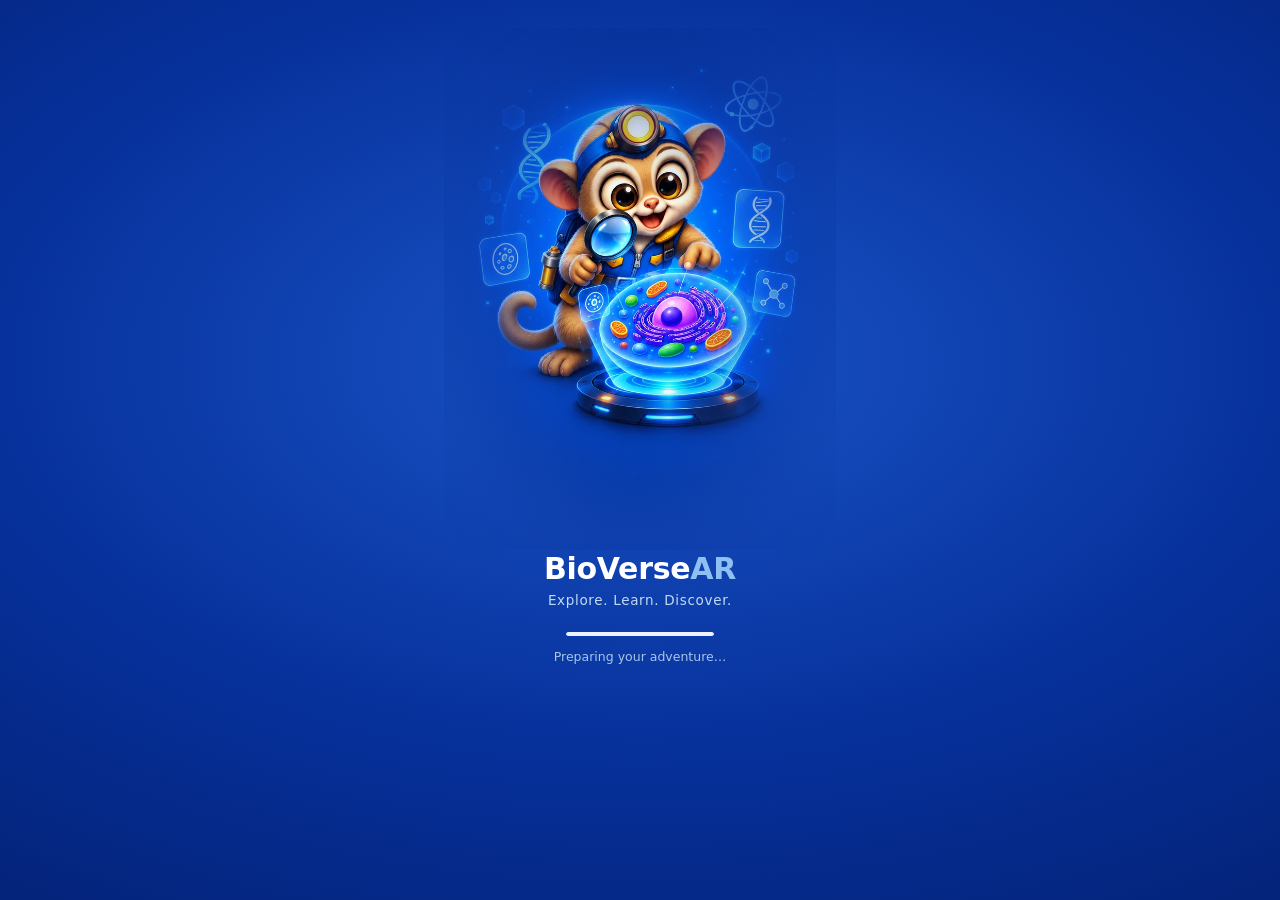
<file: index.html>
<!DOCTYPE html>
<html lang="en">
<head>
  <meta charset="utf-8">
  <meta name="viewport" content="width=device-width, initial-scale=1, viewport-fit=cover">
  <meta name="theme-color" content="#185FA5">
  <title>BioVerseAR — Sign in</title>
  <!--
    Installable PWA (Android + iOS "Add to Home Screen"). Identity is an
    { alias, classCode } profile (no real names, no passwords) tied to a
    Supabase anonymous-auth session; results + leaderboard sync to Supabase
    when online, and the app shell still opens offline via the service worker.
  -->
  <style>
    :root {
      --bg: #F4F8FC;
      --surface: #ffffff;
      --ink: #042C53;
      --muted: #5A6B7B;
      --primary: #185FA5;
      --primary-press: #124b82;
      --accent: #E1F5EE;
      --danger: #B42318;
      --danger-bg: #FEF3F2;
      --line: #D7E2EE;
      --radius: 14px;
    }
    * { box-sizing: border-box; }
    html, body { margin: 0; padding: 0; }
    body {
      font-family: system-ui, -apple-system, "Segoe UI", Roboto, sans-serif;
      background: var(--bg);
      color: var(--ink);
      min-height: 100dvh;
      display: flex;
      flex-direction: column;
      -webkit-text-size-adjust: 100%;
    }
    .wrap {
      width: 100%;
      max-width: 420px;
      margin: 0 auto;
      padding: 24px 20px calc(24px + env(safe-area-inset-bottom));
      flex: 1;
      display: flex;
      flex-direction: column;
      justify-content: center;
      gap: 20px;
    }
    .brand { text-align: center; }
    .brand .logo {
      width: 56px; height: 56px; margin: 0 auto 10px;
      display: grid; place-items: center;
      background: var(--primary); border-radius: 16px;
    }
    .brand .logo svg { width: 32px; height: 32px; }
    .brand h1 { font-size: 22px; margin: 0; letter-spacing: -0.01em; }
    .brand p { font-size: 13px; color: var(--muted); margin: 4px 0 0; }

    .card {
      background: var(--surface);
      border: 1px solid var(--line);
      border-radius: var(--radius);
      padding: 20px;
      box-shadow: 0 1px 2px rgba(4,44,83,0.04);
    }
    .card h2 { font-size: 17px; margin: 0 0 4px; }
    .card .sub { font-size: 13px; color: var(--muted); margin: 0 0 16px; }

    .field { margin-bottom: 16px; }
    .field label { display: block; font-size: 13px; font-weight: 600; margin-bottom: 6px; }
    .field .hint { font-weight: 400; color: var(--muted); }
    .field input {
      width: 100%;
      font-size: 16px; /* keeps mobile from zooming on focus */
      padding: 13px 14px;
      border: 1.5px solid var(--line);
      border-radius: 10px;
      background: #fff;
      color: var(--ink);
      outline: none;
      transition: border-color .12s ease;
    }
    .field input:focus { border-color: var(--primary); }
    .field input[aria-invalid="true"] { border-color: var(--danger); background: var(--danger-bg); }
    .field .error {
      display: none;
      font-size: 12.5px; color: var(--danger); margin-top: 6px;
    }
    .field .error.show { display: block; }

    .btn {
      -webkit-appearance: none; appearance: none;
      width: 100%;
      font-size: 16px; font-weight: 600;
      padding: 14px 16px;
      border: none; border-radius: 10px;
      background: var(--primary); color: #fff;
      cursor: pointer;
      min-height: 50px;
      touch-action: manipulation;
    }
    .btn:active { background: var(--primary-press); }
    .btn:disabled { opacity: .65; cursor: default; }
    .auth-tabs {
      display: flex; gap: 4px; background: #EEF3F9; border: 1px solid var(--line);
      border-radius: 999px; padding: 4px; margin: 0 0 18px;
    }
    .auth-tab {
      flex: 1; border: 0; background: transparent; font: inherit; font-size: 14px; font-weight: 700;
      color: var(--muted); padding: 9px 10px; border-radius: 999px; cursor: pointer;
    }
    .auth-tab.on { background: var(--primary); color: #fff; }
    .form-error { font-size: 12.5px; color: var(--danger); margin: -4px 0 12px; display: none; }
    .form-error.show { display: block; }
    .auth-alt { text-align: center; font-size: 13px; color: var(--muted); margin: 14px 0 0; }
    .linklike { background: none; border: 0; color: var(--primary); font: inherit; font-weight: 700; cursor: pointer; padding: 0; text-decoration: underline; }
    .btn.secondary {
      background: transparent; color: var(--primary);
      border: 1.5px solid var(--line);
      margin-top: 10px;
    }
    .btn.secondary:active { background: #eef4fb; }

    /* Game-oriented entry hook + a quiet privacy footnote (replaces the old boxed note) */
    .entry-note { margin-top: 8px; text-align: center; }
    .entry-hook {
      display: inline-flex; align-items: center; gap: 7px;
      font-size: 13px; font-weight: 700; color: var(--primary);
      background: var(--accent); border-radius: 999px;
      padding: 9px 15px; line-height: 1.2;
    }
    .entry-hook svg { flex: 0 0 auto; width: 15px; height: 15px; }
    .entry-privacy {
      font-size: 11.5px; color: var(--muted); line-height: 1.5;
      margin: 10px 0 0; text-align: center; text-wrap: balance;
    }
    .entry-privacy svg { width: 12px; height: 12px; opacity: .85; vertical-align: -2px; margin-right: 4px; }
    .entry-privacy strong { color: var(--ink); font-weight: 700; }

    /* Signed-in view */
    #welcome .who {
      display: flex; align-items: center; gap: 12px;
      padding: 4px 0 14px; border-bottom: 1px solid var(--line); margin-bottom: 16px;
    }
    #welcome .avatar {
      width: 44px; height: 44px; border-radius: 50%;
      background: var(--primary); color: #fff;
      display: grid; place-items: center; font-weight: 700; font-size: 18px;
      flex: 0 0 auto; overflow: hidden;
    }
    #welcome .avatar svg { width: 100%; height: 100%; display: block; }

    /* Avatar picker (sign-up) */
    .av-strip { display: flex; gap: 10px; overflow-x: auto; padding: 4px 2px 6px; scrollbar-width: none; -webkit-overflow-scrolling: touch; }
    .av-strip::-webkit-scrollbar { display: none; }
    .av-opt { flex: 0 0 auto; border: 0; background: none; padding: 0; cursor: pointer; display: flex; flex-direction: column; align-items: center; gap: 5px; }
    .av-face { width: 52px; height: 52px; border-radius: 50%; overflow: hidden; background: #e6eef7; box-shadow: 0 0 0 2px #fff, 0 0 0 3px transparent; transition: box-shadow .12s ease, transform .12s ease; }
    .av-face svg { width: 100%; height: 100%; display: block; }
    .av-nm { font-size: 11px; font-weight: 700; color: var(--muted); }
    .av-opt.on .av-face { box-shadow: 0 0 0 3px #fff, 0 0 0 6px var(--primary); transform: translateY(-1px); }
    .av-opt.on .av-nm { color: var(--primary); }
    .av-opt:focus-visible .av-face { box-shadow: 0 0 0 3px #fff, 0 0 0 6px var(--primary); }
    .av-tag { text-align: center; font-size: 12.5px; color: var(--muted); font-style: italic; min-height: 18px; margin-top: 2px; }
    .av-tag b { font-style: normal; font-weight: 800; color: var(--primary); }
    .av-tag b::after { content: ' — '; color: var(--muted); font-weight: 400; }
    @media (prefers-reduced-motion: reduce) { .av-face { transition: none; } }
    #welcome .who .name { font-size: 17px; font-weight: 700; }
    #welcome .who .code { font-size: 13px; color: var(--muted); }

    .offline-tag {
      display: inline-flex; align-items: center; gap: 6px;
      font-size: 11.5px; color: var(--muted);
      justify-content: center;
    }
    .dot { width: 7px; height: 7px; border-radius: 50%; background: #2E9E6B; }
    .hidden { display: none !important; }

    /* ---- Splash / launch screen (Variant 1) ---- */
    .splash {
      position: fixed; inset: 0; z-index: 9999;
      background: radial-gradient(120% 100% at 50% 40%, #1A54C8 0%, #06309A 44%, #02175C 100%);
      display: flex; flex-direction: column; align-items: center;
      padding: max(28px, env(safe-area-inset-top)) 24px calc(30px + env(safe-area-inset-bottom));
      opacity: 1; transition: opacity .5s ease;
    }
    .splash.out { opacity: 0; pointer-events: none; }
    .splash-hero {
      flex: 1 1 auto; min-height: 0; width: auto; max-width: 80%; max-height: 58vh;
      object-fit: contain; align-self: center;
      /* the image keeps its blue background but its edges are feathered to transparent
         (baked into the WebP), so it dissolves into the matching gradient — no hard box */
      animation: heroIn .8s cubic-bezier(.2,.8,.2,1) both;
    }
    @keyframes heroIn { from { opacity: 0; transform: translateY(14px) scale(.97); } to { opacity: 1; transform: none; } }
    .splash-brand { text-align: center; color: #fff; margin-top: 4px; animation: splashUp .7s ease .15s both; }
    .splash-logo { width: 40px; height: 40px; margin: 0 auto 8px; }
    .splash-name { font-size: 30px; font-weight: 800; letter-spacing: -.01em; line-height: 1; }
    .splash-name span { color: #8FC0F2; }
    .splash-tag { font-size: 13.5px; color: #C2DAF4; margin-top: 8px; letter-spacing: .05em; }
    .splash-loader { width: 148px; height: 4px; border-radius: 99px; background: rgba(255,255,255,.18); margin-top: 24px; overflow: hidden; animation: splashUp .7s ease .25s both; }
    .splash-bar { height: 100%; width: 0; background: #EAF3FF; border-radius: 99px; animation: splashBar 2.2s ease forwards; }
    @keyframes splashBar { from { width: 0; } to { width: 100%; } }
    .splash-note { font-size: 12.5px; color: #A9C6E8; margin-top: 13px; animation: splashUp .7s ease .3s both; }
    @keyframes splashUp { from { opacity: 0; transform: translateY(10px); } to { opacity: 1; transform: none; } }
    @media (prefers-reduced-motion: reduce) {
      .splash-hero, .splash-brand, .splash-loader, .splash-note { animation: none; }
      .splash-bar { animation: none; width: 100%; }
    }
  </style>
  <link rel="manifest" href="manifest.json">
  <link rel="icon" type="image/png" sizes="32x32" href="assets/icons/favicon-32.png">
  <link rel="apple-touch-icon" href="assets/icons/apple-touch-icon.png">
  <meta name="apple-mobile-web-app-capable" content="yes">
  <meta name="mobile-web-app-capable" content="yes">
  <meta name="apple-mobile-web-app-status-bar-style" content="default">
  <meta name="apple-mobile-web-app-title" content="BioVerseAR">
</head>
<body>
  <div id="splash" class="splash" role="status" aria-label="Loading BioVerseAR">
    <img class="splash-hero" src="assets/splash/tarsier-hero.webp" alt="">
    <div class="splash-brand">
      <div class="splash-name">BioVerse<span>AR</span></div>
      <div class="splash-tag">Explore. Learn. Discover.</div>
    </div>
    <div class="splash-loader"><div class="splash-bar"></div></div>
    <div class="splash-note">Preparing your adventure…</div>
  </div>

  <div class="wrap">
    <div class="brand">
      <div class="logo" aria-hidden="true">
        <svg viewBox="0 0 24 24" fill="none" xmlns="http://www.w3.org/2000/svg">
          <circle cx="12" cy="12" r="9" stroke="#fff" stroke-width="1.6"/>
          <path d="M3.5 12h17M12 3.2c2.6 2.4 2.6 15.2 0 17.6M12 3.2c-2.6 2.4-2.6 15.2 0 17.6" stroke="#fff" stroke-width="1.4"/>
        </svg>
      </div>
      <h1>BioVerseAR</h1>
      <p>Explore biology in augmented reality</p>
    </div>

    <!-- LOG IN / SIGN UP -->
    <section id="setup" class="card" aria-labelledby="setup-title" hidden>
      <h2 id="setup-title" class="hidden">Log in or sign up</h2>
      <div class="auth-tabs" id="auth-tabs" role="tablist">
        <button class="auth-tab on" data-mode="login" type="button" role="tab">Log in</button>
        <button class="auth-tab" data-mode="signup" type="button" role="tab">Sign up</button>
      </div>

      <form id="login-form" novalidate>
        <div class="field">
          <label for="li-user">Username</label>
          <input id="li-user" type="text" autocomplete="username" autocapitalize="none" autocorrect="off" spellcheck="false" maxlength="20">
        </div>
        <div class="field">
          <label for="li-pass">Password</label>
          <input id="li-pass" type="password" autocomplete="current-password" maxlength="64">
        </div>
        <div class="form-error" id="login-error" role="alert"></div>
        <button class="btn" type="submit">Log in</button>
      </form>

      <form id="signup-form" novalidate hidden>
        <div class="field">
          <label for="su-name">Full name <span class="hint">— only your teacher sees this</span></label>
          <input id="su-name" type="text" autocomplete="off" autocapitalize="words" maxlength="60">
        </div>
        <div class="field">
          <label for="su-user">Username <span class="hint">— shown on the leaderboard</span></label>
          <input id="su-user" type="text" autocomplete="off" autocapitalize="none" autocorrect="off" spellcheck="false" maxlength="20">
        </div>
        <div class="field">
          <label for="su-pass">Password <span class="hint">— 6+ chars · 1 uppercase · 1 number · 1 symbol</span></label>
          <input id="su-pass" type="password" autocomplete="new-password" maxlength="64">
        </div>
        <div class="field">
          <label for="su-code">Class code <span class="hint">— optional; only to join a competition</span></label>
          <input id="su-code" type="text" autocomplete="off" autocapitalize="none" autocorrect="off" spellcheck="false" maxlength="40">
        </div>
        <div class="field">
          <label>Choose your explorer</label>
          <div class="av-strip" id="su-avatars"></div>
          <div class="av-tag" id="su-avtag"></div>
        </div>
        <div class="form-error" id="signup-error" role="alert"></div>
        <button class="btn" type="submit">Create account</button>
      </form>

      <form id="teacher-form" novalidate hidden>
        <div class="field">
          <label for="te-name">Full name</label>
          <input id="te-name" type="text" autocomplete="off" autocapitalize="words" maxlength="60">
        </div>
        <div class="field">
          <label for="te-user">Username</label>
          <input id="te-user" type="text" autocomplete="off" autocapitalize="none" autocorrect="off" spellcheck="false" maxlength="20">
        </div>
        <div class="field">
          <label for="te-pass">Password <span class="hint">— 6+ chars · 1 uppercase · 1 number · 1 symbol</span></label>
          <input id="te-pass" type="password" autocomplete="new-password" maxlength="64">
        </div>
        <div class="field">
          <label for="te-code">Teacher code <span class="hint">— from the school admin</span></label>
          <input id="te-code" type="text" autocomplete="off" autocapitalize="none" autocorrect="off" spellcheck="false" maxlength="40">
        </div>
        <div class="form-error" id="teacher-error" role="alert"></div>
        <button class="btn" type="submit">Create teacher account</button>
      </form>

      <p class="auth-alt" id="alt-teacher" hidden>Are you a teacher? <button type="button" class="linklike" id="to-teacher">Sign up here</button></p>
      <p class="auth-alt" id="alt-student" hidden><button type="button" class="linklike" id="to-student">← Back to student sign up</button></p>

      <div class="entry-note" id="privacy-note">
        <div class="entry-hook">
          <svg viewBox="0 0 24 24" fill="none" aria-hidden="true">
            <g stroke="#185FA5" stroke-width="1.7">
              <ellipse cx="12" cy="12" rx="10" ry="3.7"/>
              <ellipse cx="12" cy="12" rx="10" ry="3.7" transform="rotate(60 12 12)"/>
              <ellipse cx="12" cy="12" rx="10" ry="3.7" transform="rotate(120 12 12)"/>
            </g>
            <circle cx="12" cy="12" r="2.3" fill="#185FA5"/>
          </svg>
          <span>Start your science adventure</span>
        </div>
        <p class="entry-privacy">
          <svg viewBox="0 0 24 24" fill="none" aria-hidden="true"><rect x="5" y="11" width="14" height="9" rx="2" stroke="#5A6B7B" stroke-width="1.6"/><path d="M8 11V8a4 4 0 0 1 8 0v3" stroke="#5A6B7B" stroke-width="1.6"/></svg>
          <span>Your <strong>real name is private</strong> — only your teacher sees it.</span>
        </p>
        <p class="agree-line">By creating an account you agree to our <a href="terms.html">Terms &amp; Conditions and Privacy Policy</a>.</p>
      </div>
    </section>

    <!-- SIGNED-IN / RETURNING -->
    <section id="welcome" class="card" aria-labelledby="welcome-title" hidden>
      <div class="who">
        <div class="avatar" id="avatar" aria-hidden="true">?</div>
        <div>
          <div class="name">Welcome back, <span id="who-name">student</span></div>
          <div class="code">Class <span id="who-code">—</span></div>
        </div>
      </div>
      <h2 id="welcome-title" class="hidden">Welcome back</h2>
      <button class="btn" id="continue-btn" type="button">Continue to BioVerseAR</button>
      <button class="btn secondary" id="signout-btn" type="button">Log out</button>
    </section>

    <div class="offline-tag" aria-live="polite">
      <span class="dot" id="net-dot"></span>
      <span id="net-text">Installable app · works offline, syncs your scores when online</span>
    </div>
  </div>

  <script src="assets/vendor/supabase.min.js"></script>
  <script src="config.js"></script>
  <script src="app.js"></script>
  <script>
  (function () {
    'use strict';
    var KEY = 'bioversear.profile.v1';
    var $ = function (id) { return document.getElementById(id); };
    var setup = $('setup'), welcome = $('welcome');

    var storageOk = (function () {
      try { var k = '__t'; localStorage.setItem(k, '1'); localStorage.removeItem(k); return true; }
      catch (e) { return false; }
    })();
    function loadMirror() { try { return JSON.parse(localStorage.getItem(KEY) || 'null'); } catch (e) { return null; } }

    // ---- Validation ----
    function vName(v) { v = (v || '').trim();
      if (!v) return 'Please enter your full name.';
      if (v.length < 2) return 'Name is too short.';
      if (v.length > 60) return 'Name is too long.'; return null; }
    function vUser(v) { v = (v || '').trim();
      if (!v) return 'Please choose a username.';
      if (v.length < 3) return 'Username must be at least 3 characters.';
      if (v.length > 20) return 'Username is too long (max 20).';
      if (!/^[A-Za-z0-9._-]+$/.test(v)) return 'Use letters, numbers, . _ or - (no spaces).'; return null; }
    // Password rules for CREATING/CHANGING a password (not login): 6+ characters with
    // at least one uppercase letter, one number, and one special character.
    function vPass(v) { if (!v) return 'Please enter a password.';
      if (v.length < 6) return 'Password must be at least 6 characters.';
      if (!/[A-Z]/.test(v)) return 'Add at least 1 uppercase letter.';
      if (!/[0-9]/.test(v)) return 'Add at least 1 number.';
      if (!/[^A-Za-z0-9]/.test(v)) return 'Add at least 1 special character (e.g. ! @ # ?).'; return null; }
    // Login only checks a password was entered — existing accounts must still sign in
    // even if their password predates the rules above.
    function vLoginPass(v) { return v ? null : 'Please enter your password.'; }
    function vCode(v) { v = (v || '').trim();
      if (!v) return null; // optional — no code = Explorer (can join a competition later)
      if (v.length > 40) return 'That is too long (max 40 characters).'; return null; }

    function showErr(id, msg) { var e = $(id); e.textContent = msg || ''; e.classList.toggle('show', !!msg); }
    function busy(form, on, label) {
      var btn = form.querySelector('button[type="submit"]'); if (!btn) return;
      if (on) { btn.dataset.t = btn.textContent; btn.disabled = true; btn.textContent = label; }
      else { btn.disabled = false; if (btn.dataset.t) btn.textContent = btn.dataset.t; }
    }

    // ---- Mode switch: login / signup (student) / teacher ----
    function setMode(mode) {
      $('login-form').hidden = mode !== 'login';
      $('signup-form').hidden = mode !== 'signup';
      $('teacher-form').hidden = mode !== 'teacher';
      $('alt-teacher').hidden = mode !== 'signup';
      $('alt-student').hidden = mode !== 'teacher';
      $('privacy-note').hidden = mode === 'login';
      var active = (mode === 'teacher') ? 'signup' : mode;
      [].forEach.call($('auth-tabs').children, function (c) { c.classList.toggle('on', c.getAttribute('data-mode') === active); });
    }
    $('auth-tabs').addEventListener('click', function (e) {
      var b = e.target.closest('.auth-tab'); if (!b) return; setMode(b.getAttribute('data-mode'));
    });
    $('to-teacher').addEventListener('click', function () { setMode('teacher'); });
    $('to-student').addEventListener('click', function () { setMode('signup'); });

    // ---- Log in ----
    $('login-form').addEventListener('submit', function (e) {
      e.preventDefault();
      var u = $('li-user').value, p = $('li-pass').value;
      var err = vUser(u) || vLoginPass(p);
      if (err) { showErr('login-error', err); return; }
      showErr('login-error', ''); busy(this, true, 'Logging in…');
      BV.logIn(u.trim(), p).then(function (r) {
        if (r.ok) { location.href = (r.role === 'teacher') ? 'teacher.html' : 'dashboard.html'; }
        else { showErr('login-error', r.error); busy($('login-form'), false); }
      });
    });

    // ---- Teacher sign-up ----
    $('teacher-form').addEventListener('submit', function (e) {
      e.preventDefault();
      var name = $('te-name').value, u = $('te-user').value, p = $('te-pass').value, code = $('te-code').value;
      var err = vName(name) || vUser(u) || vPass(p) || (!code.trim() ? 'Enter the teacher code.' : null);
      if (err) { showErr('teacher-error', err); return; }
      showErr('teacher-error', ''); busy(this, true, 'Creating…');
      BV.signUpTeacher(name.trim(), u.trim(), p, code.trim()).then(function (r) {
        if (r.ok) { location.href = 'teacher.html'; }
        else { showErr('teacher-error', r.error); busy($('teacher-form'), false); }
      });
    });
    ['te-name', 'te-user', 'te-pass', 'te-code'].forEach(function (id) { $(id).addEventListener('input', function () { showErr('teacher-error', ''); }); });

    // ---- Avatar picker (sign-up) ----
    var suAvatar = BV.defaultAvatar();
    (function buildAvatarPicker() {
      var host = $('su-avatars'), tagEl = $('su-avtag');
      BV.avatars().forEach(function (a) {
        var b = document.createElement('button');
        b.type = 'button';
        b.className = 'av-opt' + (a.id === suAvatar ? ' on' : '');
        b.setAttribute('data-id', a.id);
        b.setAttribute('aria-label', 'Choose ' + a.name);
        b.innerHTML = '<span class="av-face">' + a.svg + '</span><span class="av-nm">' + a.name + '</span>';
        host.appendChild(b);
      });
      function paintTag() { tagEl.innerHTML = '<b>' + BV.avatarName(suAvatar) + '</b>' + BV.avatarTag(suAvatar); }
      host.addEventListener('click', function (e) {
        var b = e.target.closest('.av-opt'); if (!b) return;
        suAvatar = b.getAttribute('data-id');
        [].forEach.call(host.children, function (c) { c.classList.toggle('on', c === b); });
        paintTag();
      });
      paintTag();
    })();

    // ---- Sign up ----
    $('signup-form').addEventListener('submit', function (e) {
      e.preventDefault();
      var name = $('su-name').value, u = $('su-user').value, p = $('su-pass').value, code = $('su-code').value;
      var err = vName(name) || vUser(u) || vPass(p) || vCode(code);
      if (err) { showErr('signup-error', err); return; }
      showErr('signup-error', ''); busy(this, true, 'Creating…');
      BV.signUp(name.trim(), u.trim(), p, code.trim().replace(/\s+/g, ' '), suAvatar).then(function (r) {
        if (r.ok) {
          if (r.classInvalid) alert('Your account is ready! But that class code wasn’t found, so you’re exploring solo for now — you can join a class any time from your Profile.');
          location.href = 'dashboard.html';
        }
        else { showErr('signup-error', r.error); busy($('signup-form'), false); }
      });
    });

    ['li-user', 'li-pass'].forEach(function (id) { $(id).addEventListener('input', function () { showErr('login-error', ''); }); });
    ['su-name', 'su-user', 'su-pass', 'su-code'].forEach(function (id) { $(id).addEventListener('input', function () { showErr('signup-error', ''); }); });

    // ---- Welcome / continue / log out ----
    function renderWelcome(m) {
      $('who-name').textContent = m.alias;
      $('who-code').textContent = m.classCode || '—';
      var av = m.avatar && BV.avatarSvg(m.avatar);
      if (av) $('avatar').innerHTML = av;
      else $('avatar').textContent = ((m.alias || '?').trim()[0] || '?').toUpperCase();
      setup.hidden = true; welcome.hidden = false;
    }
    $('continue-btn').addEventListener('click', function () {
      var mm = loadMirror(); location.href = (mm && mm.role === 'teacher') ? 'teacher.html' : 'dashboard.html';
    });
    $('signout-btn').addEventListener('click', function () { if (confirm('Log out on this device?')) { BV.signOut(); } });

    if (!storageOk) {
      $('net-text').textContent = 'This browser is blocking storage — login can’t be saved. Turn off private mode.';
      $('net-dot').style.background = '#B42318';
    }

    // ---- Boot: already logged in on this device? ----
    var m = loadMirror();
    if (m && m.alias) { renderWelcome(m); } else { setMode('login'); setup.hidden = false; }
    // Deep-link from a class QR (index.html?class=CODE): open student sign-up with
    // the class code pre-filled so scanning a teacher's QR joins that competition.
    (function () {
      var cc = new URLSearchParams(location.search).get('class');
      if (cc && (!m || !m.alias)) { $('su-code').value = cc.trim().slice(0, 40); setMode('signup'); }
    })();
  })();
  </script>

  <script>
  // Launch splash: shows once per app session, auto-dismisses, tap to skip.
  (function () {
    var splash = document.getElementById('splash');
    if (!splash) return;
    function remove() { if (splash.parentNode) splash.parentNode.removeChild(splash); }
    try {
      if (sessionStorage.getItem('bv_splash_seen')) { remove(); return; }
      sessionStorage.setItem('bv_splash_seen', '1');
    } catch (e) {}
    function dismiss() { splash.classList.add('out'); setTimeout(remove, 550); }
    var timer = setTimeout(dismiss, 2500);
    splash.addEventListener('click', function () { clearTimeout(timer); dismiss(); });
  })();
  </script>
</body>
</html>
</file>
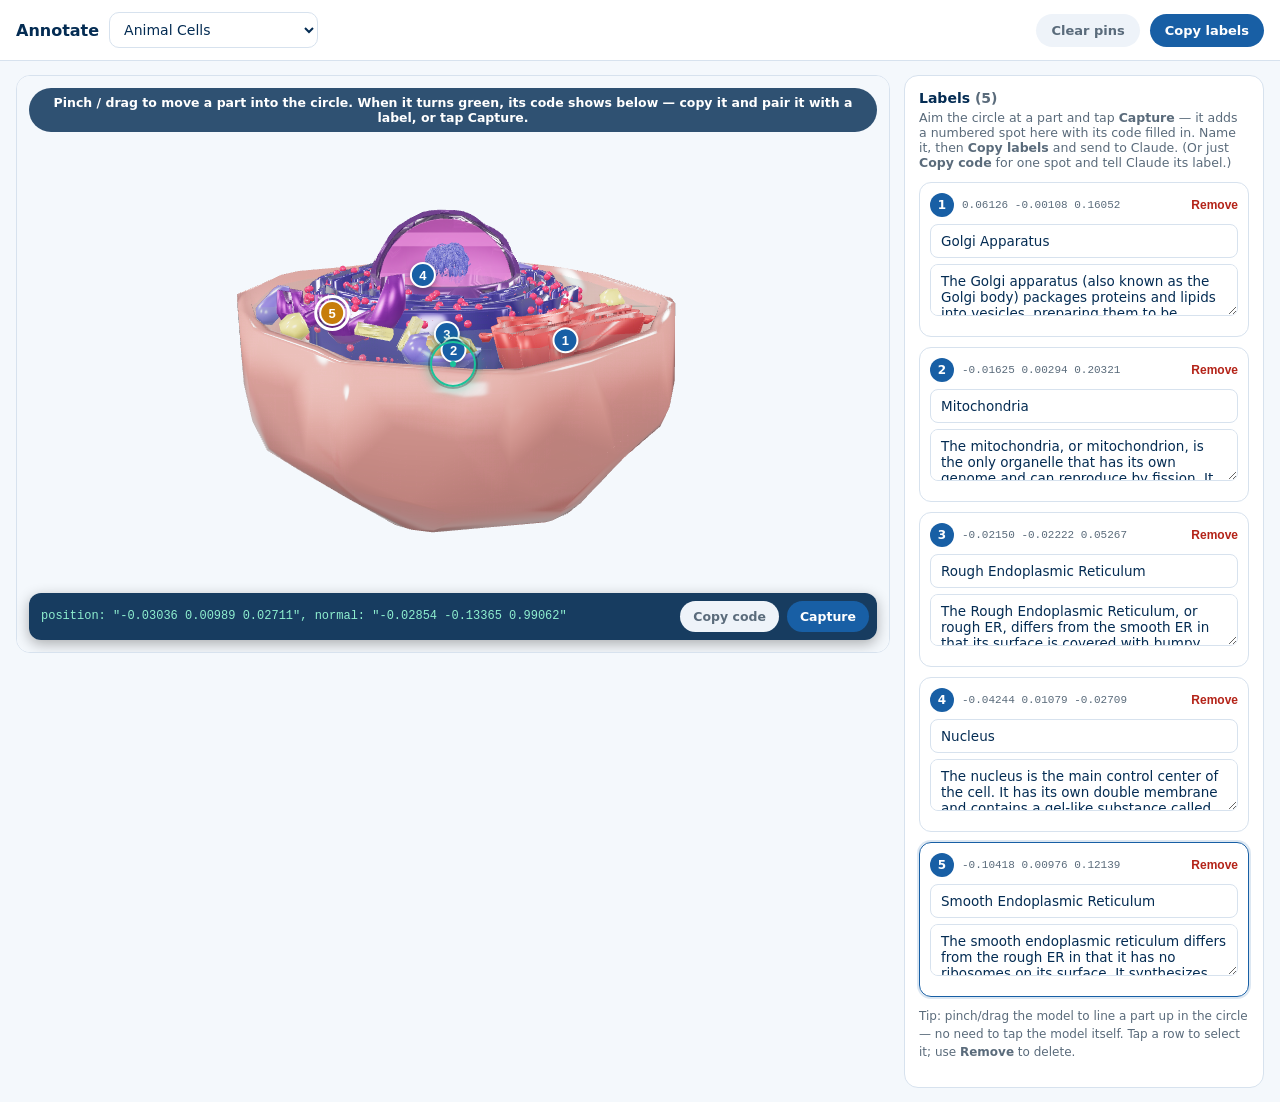
<file: annotate.html>
<!DOCTYPE html>
<html lang="en">
<head>
  <meta charset="utf-8">
  <meta name="viewport" content="width=device-width, initial-scale=1, viewport-fit=cover">
  <title>BioVerseAR — Annotate models</title>
  <link rel="icon" type="image/png" sizes="32x32" href="assets/icons/favicon-32.png">
  <script type="module" src="assets/vendor/model-viewer.min.js"></script>
  <script>
    customElements.whenDefined('model-viewer').then(function () {
      var MV = customElements.get('model-viewer');
      MV.dracoDecoderLocation   = new URL('assets/vendor/draco/', document.baseURI).href;
      MV.ktx2TranscoderLocation = new URL('assets/vendor/basis/', document.baseURI).href;
    });
  </script>
  <style>
    :root{--ink:#042C53;--muted:#5A6B7B;--line:#D7E2EE;--primary:#185FA5;--bg:#F4F8FC;--surface:#fff;--accent:#C77D0A;--radius:14px;}
    *{box-sizing:border-box;}
    body{margin:0;font-family:system-ui,-apple-system,"Segoe UI",Roboto,sans-serif;background:var(--bg);color:var(--ink);}
    header{display:flex;flex-wrap:wrap;align-items:center;gap:10px;padding:12px 16px;background:var(--surface);border-bottom:1px solid var(--line);position:sticky;top:0;z-index:5;}
    header h1{font-size:16px;margin:0;font-weight:800;flex:0 0 auto;}
    header select{font:inherit;font-size:14px;padding:8px 10px;border:1.5px solid var(--line);border-radius:10px;background:#fff;color:var(--ink);}
    .grow{flex:1;}
    .btn{font:inherit;font-size:13px;font-weight:700;border:0;border-radius:999px;padding:9px 15px;cursor:pointer;}
    .btn.p{background:var(--primary);color:#fff;}
    .btn.g{background:#EEF3F9;color:var(--muted);}
    .btn.d{background:#FEF3F2;color:#B42318;}
    .wrap{display:grid;grid-template-columns:1fr 360px;gap:14px;padding:14px 16px;align-items:start;}
    @media (max-width:820px){.wrap{grid-template-columns:1fr;}}
    .viewer{position:relative;background:var(--surface);border:1px solid var(--line);border-radius:var(--radius);overflow:hidden;}
    model-viewer{width:100%;height:64vh;min-height:380px;background:#f4f8fc;--min-hotspot-opacity:1;}
    .hint{position:absolute;left:12px;top:12px;right:12px;background:rgba(4,44,83,.82);color:#fff;font-size:12.5px;font-weight:600;padding:7px 12px;border-radius:999px;pointer-events:none;text-align:center;}
    /* numbered pin on the model */
    .pin{--c:var(--primary);width:26px;height:26px;border-radius:50%;border:2px solid #fff;background:var(--c);color:#fff;font-weight:800;font-size:13px;display:grid;place-items:center;cursor:pointer;box-shadow:0 2px 6px rgba(0,0,0,.35);}
    .pin.sel{outline:3px solid #fff;outline-offset:2px;--c:var(--accent);}
    /* fixed centre reticle: move a part into it, then "Drop pin here" */
    .reticle{position:absolute;left:50%;top:50%;transform:translate(-50%,-50%);width:46px;height:46px;border:2.5px solid rgba(255,255,255,.9);border-radius:50%;pointer-events:none;box-shadow:0 0 0 2px rgba(0,0,0,.28),0 0 10px rgba(0,0,0,.3);z-index:4;transition:border-color .12s,box-shadow .12s;}
    .reticle::after{content:"";position:absolute;left:50%;top:50%;transform:translate(-50%,-50%);width:6px;height:6px;border-radius:50%;background:rgba(255,255,255,.95);}
    .reticle.on{border-color:#19C39A;box-shadow:0 0 0 2px rgba(0,0,0,.25),0 0 14px rgba(25,195,154,.65);}
    .reticle.on::after{background:#19C39A;}
    /* live code readout bar at the bottom of the viewer */
    .readout{position:absolute;left:12px;right:12px;bottom:12px;display:flex;align-items:center;gap:8px;background:rgba(4,44,83,.92);border-radius:12px;padding:8px 8px 8px 12px;z-index:6;box-shadow:0 4px 14px rgba(0,0,0,.3);}
    .readout code{flex:1;min-width:0;color:#cfe0ee;font-family:ui-monospace,monospace;font-size:12px;line-height:1.35;white-space:nowrap;overflow:hidden;text-overflow:ellipsis;}
    .readout code.live{color:#8ff0d0;}
    .mini{font:inherit;font-size:12.5px;font-weight:800;border:0;border-radius:999px;padding:8px 13px;cursor:pointer;flex:0 0 auto;}
    .mini.p{background:var(--primary);color:#fff;}
    .mini.g{background:#EEF3F9;color:var(--muted);}
    .mini:disabled{opacity:.4;cursor:default;}
    .panel{background:var(--surface);border:1px solid var(--line);border-radius:var(--radius);padding:14px;}
    .panel h2{font-size:14px;margin:0 0 4px;}
    .panel .sub{font-size:12.5px;color:var(--muted);margin:0 0 12px;}
    .row{border:1px solid var(--line);border-radius:12px;padding:10px;margin-bottom:10px;}
    .row.sel{border-color:var(--primary);box-shadow:0 0 0 2px rgba(24,95,165,.15);}
    .row .rh{display:flex;align-items:center;gap:8px;margin-bottom:7px;}
    .row .num{width:24px;height:24px;border-radius:50%;background:var(--primary);color:#fff;font-weight:800;font-size:12px;display:grid;place-items:center;flex:0 0 auto;}
    .row .pos{font-size:11px;color:var(--muted);font-family:ui-monospace,monospace;overflow:hidden;text-overflow:ellipsis;white-space:nowrap;flex:1;}
    .row input,.row textarea{width:100%;font:inherit;font-size:13.5px;padding:8px 10px;border:1.5px solid var(--line);border-radius:8px;background:#fff;color:var(--ink);margin-bottom:6px;}
    .row textarea{min-height:52px;resize:vertical;}
    .row .del{font-size:12px;color:#B42318;background:none;border:0;cursor:pointer;padding:2px 0;font-weight:700;}
    .empty{color:var(--muted);font-size:13px;text-align:center;padding:20px 8px;}
    .note{font-size:12px;color:var(--muted);line-height:1.5;margin-top:8px;}
    .toast{position:fixed;left:50%;bottom:22px;transform:translateX(-50%);background:var(--ink);color:#fff;font-size:13px;font-weight:600;padding:10px 16px;border-radius:999px;opacity:0;transition:opacity .2s;z-index:20;}
    .toast.show{opacity:1;}
  </style>
</head>
<body>
  <header>
    <h1>Annotate</h1>
    <select id="topic-sel" aria-label="Model"></select>
    <span class="grow"></span>
    <button class="btn g" id="clear" type="button">Clear pins</button>
    <button class="btn p" id="copy" type="button">Copy labels</button>
  </header>

  <div class="wrap">
    <div class="viewer">
      <model-viewer id="mv" camera-controls interaction-prompt="none" shadow-intensity="0" exposure="1" alt="model"></model-viewer>
      <div class="reticle" id="reticle"></div>
      <div class="hint">Pinch / drag to move a part into the circle. When it turns green, its code shows below — copy it and pair it with a label, or tap Capture.</div>
      <div class="readout" id="readout">
        <code id="code">Aim the green circle at a part…</code>
        <button class="mini g" id="copyone" type="button" disabled>Copy code</button>
        <button class="mini p" id="capture" type="button" disabled>Capture</button>
      </div>
    </div>
    <div class="panel">
      <h2>Labels <span id="count" style="color:var(--muted);font-weight:600"></span></h2>
      <p class="sub">Aim the circle at a part and tap <b>Capture</b> — it adds a numbered spot here with its code filled in. Name it, then <b>Copy labels</b> and send to Claude. (Or just <b>Copy code</b> for one spot and tell Claude its label.)</p>
      <div id="list"><div class="empty">No spots yet. Aim the green circle at a part and tap Capture.</div></div>
      <p class="note">Tip: pinch/drag the model to line a part up in the circle — no need to tap the model itself. Tap a row to select it; use <b>Remove</b> to delete.</p>
    </div>
  </div>

  <div class="toast" id="toast"></div>

  <script src="topics.js"></script>
  <script>
  (function () {
    'use strict';
    var $ = function (id) { return document.getElementById(id); };
    var mv = $('mv'), list = $('list');
    var topics = (window.TOPICS || []).filter(function (t) { return t.model; });
    var anns = [];       // { key, title, body, position, normal, el }
    var keySeq = 0, selKey = null;

    // ---- topic picker ----
    var params = new URLSearchParams(location.search);
    var current = params.get('topic') || (topics[0] && topics[0].id);
    var sel = $('topic-sel');
    sel.innerHTML = topics.map(function (t) { return '<option value="' + t.id + '">' + t.name + '</option>'; }).join('');
    sel.value = current;
    sel.addEventListener('change', function () { location.search = '?topic=' + sel.value; });

    var topic = topics.filter(function (t) { return t.id === current; })[0] || topics[0];
    if (!topic) { document.querySelector('.wrap').innerHTML = '<p style="padding:20px">No models with a wired file yet.</p>'; return; }
    document.title = 'Annotate — ' + topic.name;
    if (topic.space) mv.style.background = '#0a0e1e';
    mv.src = topic.model;

    // Pre-load any annotations the topic already has, so you can edit/extend.
    (topic.annotations || []).forEach(function (a) { addPin(a.position, a.normal, a.title || '', a.body || ''); });

    function fmt(v) { return [v.x, v.y, v.z].map(function (n) { return (+n).toFixed(5); }).join(' '); }

    // ---- add a pin ----
    function addPin(position, normal, title, body) {
      var key = ++keySeq;
      var btn = document.createElement('button');
      btn.type = 'button'; btn.className = 'pin';
      btn.setAttribute('slot', 'hotspot-' + key);
      btn.setAttribute('data-position', position);
      btn.setAttribute('data-normal', normal || '0 1 0');
      btn.addEventListener('click', function (e) { e.stopPropagation(); select(key); });
      mv.appendChild(btn);
      anns.push({ key: key, title: title || '', body: body || '', position: position, normal: normal || '0 1 0', el: btn });
      render();
      select(key);
    }

    function select(key) {
      selKey = key;
      anns.forEach(function (a) { a.el.classList.toggle('sel', a.key === key); });
      render();
      var row = document.querySelector('.row[data-key="' + key + '"]');
      if (row) { row.scrollIntoView({ block: 'nearest' }); var ti = row.querySelector('.t-in'); if (ti && !ti.value) ti.focus(); }
    }

    function remove(key) {
      var i = anns.findIndex(function (a) { return a.key === key; });
      if (i < 0) return;
      if (anns[i].el.parentNode) anns[i].el.parentNode.removeChild(anns[i].el);
      anns.splice(i, 1); if (selKey === key) selKey = null; render();
    }

    // ---- render list + pin numbers ----
    function render() {
      $('count').textContent = anns.length ? '(' + anns.length + ')' : '';
      anns.forEach(function (a, i) { a.el.textContent = (i + 1); });
      if (!anns.length) { list.innerHTML = '<div class="empty">No spots yet. Aim the green circle at a part and tap Capture.</div>'; return; }
      list.innerHTML = '';
      anns.forEach(function (a, i) {
        var row = document.createElement('div');
        row.className = 'row' + (a.key === selKey ? ' sel' : ''); row.setAttribute('data-key', a.key);
        row.innerHTML =
          '<div class="rh"><span class="num">' + (i + 1) + '</span>' +
          '<span class="pos" title="' + a.position + '">' + a.position + '</span>' +
          '<button class="del" type="button">Remove</button></div>' +
          '<input class="t-in" placeholder="Label (e.g. Nucleus)" value="' + a.title.replace(/"/g, '&quot;') + '">' +
          '<textarea class="b-in" placeholder="Description (optional)">' + a.body.replace(/</g, '&lt;') + '</textarea>';
        row.querySelector('.t-in').addEventListener('input', function (e) { a.title = e.target.value; });
        row.querySelector('.b-in').addEventListener('input', function (e) { a.body = e.target.value; });
        row.querySelector('.del').addEventListener('click', function () { remove(a.key); });
        row.addEventListener('click', function (e) { if (!e.target.closest('button')) select(a.key); });
        list.appendChild(row);
      });
    }

    // ---- centre reticle + live code readout. Pinch/drag a part into the circle;
    // when the centre ray hits geometry the readout shows that spot's code. Copy it,
    // or tap Capture to add a labelled row. No tapping/pointing on the model. ----
    var reticle = $('reticle'), codeEl = $('code'), copyOne = $('copyone'), captureBtn = $('capture');
    var lastHit = null;
    function centerHit() {
      if (!mv.loaded) return null;
      var r = mv.getBoundingClientRect();
      return mv.positionAndNormalFromPoint(r.width / 2, r.height / 2);
    }
    function snippet(h) { return 'position: "' + h.position + '", normal: "' + h.normal + '"'; }
    var rT = 0;
    function updateReticle() {
      var now = Date.now(); if (now - rT < 60) return; rT = now;   // throttle raycasts
      var hit = centerHit();
      if (hit) {
        lastHit = { position: fmt(hit.position), normal: fmt(hit.normal) };
        reticle.classList.add('on');
        codeEl.textContent = snippet(lastHit); codeEl.classList.add('live');
        copyOne.disabled = false; captureBtn.disabled = false;
      } else {
        lastHit = null;
        reticle.classList.remove('on');
        codeEl.textContent = 'Aim the green circle at a part…'; codeEl.classList.remove('live');
        copyOne.disabled = true; captureBtn.disabled = true;
      }
    }
    mv.addEventListener('camera-change', updateReticle);
    mv.addEventListener('load', function () { setTimeout(updateReticle, 60); });

    copyOne.addEventListener('click', function () {
      if (!lastHit) { toast('Aim at a part first'); return; }
      copyText(snippet(lastHit), 'Code copied — paste it to Claude with a label');
    });
    captureBtn.addEventListener('click', function () {
      if (!lastHit) { toast('Aim at a part first'); return; }
      addPin(lastHit.position, lastHit.normal);
      toast('Captured — name it in the list');
    });

    // ---- export ----
    function exportText() {
      var items = anns.map(function (a, i) {
        var t = (a.title || 'Part ' + (i + 1)).replace(/"/g, '\\"');
        var b = (a.body || '').replace(/\\/g, '\\\\').replace(/"/g, '\\"');
        return '      { id: ' + (i + 1) + ', title: "' + t + '", position: "' + a.position + '", normal: "' + a.normal + '", body: "' + b + '" }';
      }).join(',\n');
      return 'Topic: ' + topic.id + '\n\n    annotations: [\n' + items + '\n    ]';
    }
    function copyText(txt, okMsg) {
      if (navigator.clipboard && navigator.clipboard.writeText) {
        navigator.clipboard.writeText(txt).then(function () { toast(okMsg); }, function () { fallbackCopy(txt, okMsg); });
      } else fallbackCopy(txt, okMsg);
    }
    function fallbackCopy(txt, okMsg) {
      var ta = document.createElement('textarea'); ta.value = txt; document.body.appendChild(ta); ta.select();
      try { document.execCommand('copy'); toast(okMsg || 'Copied'); } catch (e) { toast('Copy failed — select the text manually'); }
      document.body.removeChild(ta);
    }
    $('copy').addEventListener('click', function () {
      if (!anns.length) { toast('No spots to copy yet'); return; }
      copyText(exportText(), 'Copied ' + anns.length + ' labels — send to Claude');
    });
    $('clear').addEventListener('click', function () {
      if (!anns.length || !confirm('Remove all pins on this model?')) return;
      anns.slice().forEach(function (a) { remove(a.key); });
    });

    var tt;
    function toast(msg) { var el = $('toast'); el.textContent = msg; el.classList.add('show'); clearTimeout(tt); tt = setTimeout(function () { el.classList.remove('show'); }, 2200); }
  })();
  </script>
</body>
</html>
</file>
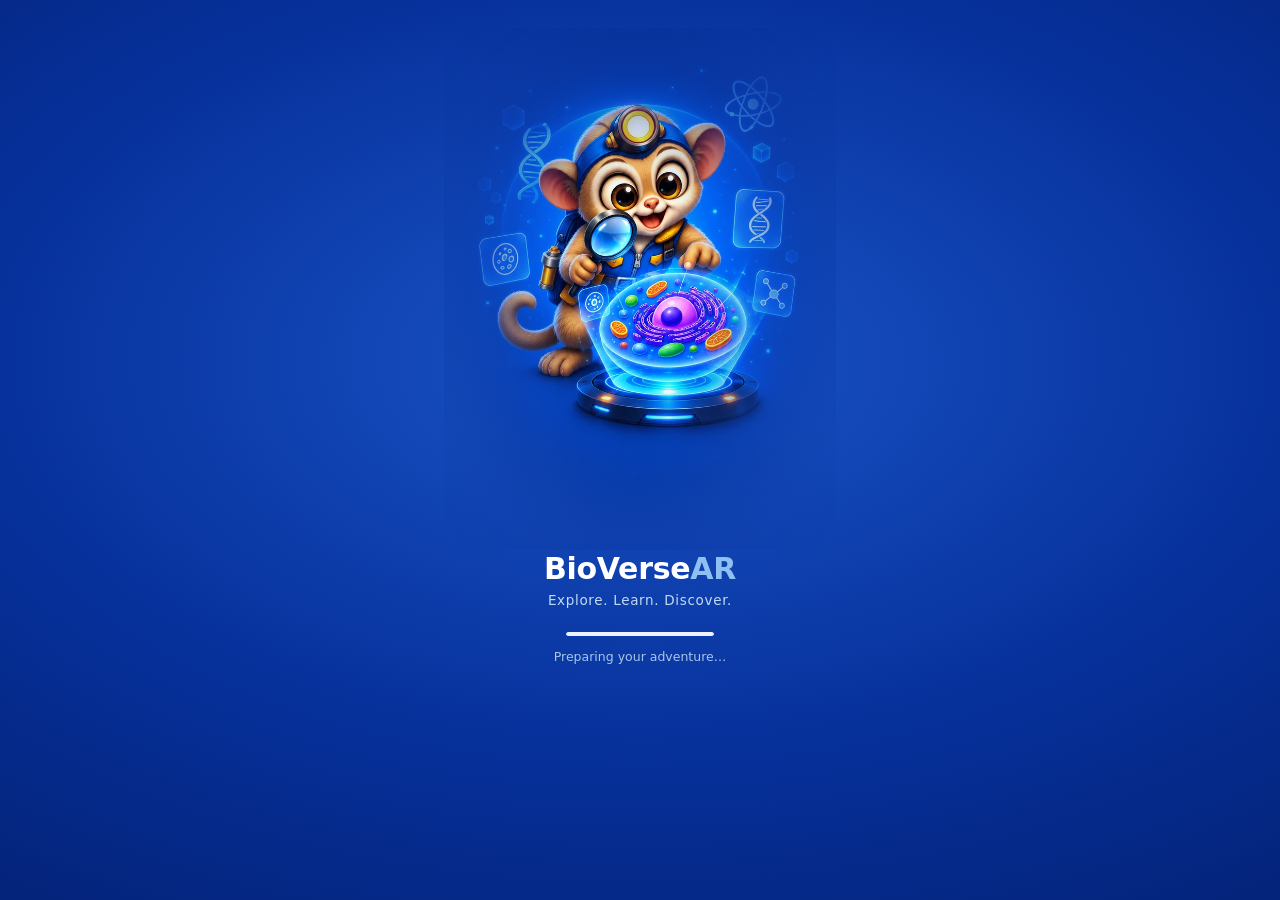
<file: ar.html>
<!DOCTYPE html>
<html lang="en">
<head>
  <meta charset="utf-8">
  <meta name="viewport" content="width=device-width, initial-scale=1, viewport-fit=cover">
  <meta name="theme-color" content="#185FA5">
  <title>BioVerseAR — AR view</title>
  <link rel="manifest" href="manifest.json">
  <link rel="icon" type="image/png" sizes="32x32" href="assets/icons/favicon-32.png">
  <link rel="apple-touch-icon" href="assets/icons/apple-touch-icon.png">
  <meta name="apple-mobile-web-app-capable" content="yes">
  <meta name="mobile-web-app-capable" content="yes">
  <meta name="apple-mobile-web-app-status-bar-style" content="default">
  <meta name="apple-mobile-web-app-title" content="BioVerseAR">
  <link rel="stylesheet" href="styles.css">
  <script type="module" src="assets/vendor/model-viewer.min.js"></script>
  <script>
    customElements.whenDefined('model-viewer').then(function () {
      var MV = customElements.get('model-viewer');
      MV.dracoDecoderLocation   = new URL('assets/vendor/draco/',  document.baseURI).href;
      MV.ktx2TranscoderLocation = new URL('assets/vendor/basis/',  document.baseURI).href;
    });
  </script>
</head>
<body>
  <div class="app">
    <div class="ar-head">
      <a class="iconbtn" href="dashboard.html" aria-label="Back to topics">
        <svg viewBox="0 0 24 24" fill="none"><path d="M15 5l-7 7 7 7" stroke="currentColor" stroke-width="1.8" stroke-linecap="round" stroke-linejoin="round"/></svg>
      </a>
      <div class="title" id="topic-name">Topic</div>
      <div class="spacer" style="flex:1"></div>
      <button class="tour-chip ghost" id="labels-btn" type="button" aria-pressed="true" title="Show/hide labels">
        <svg viewBox="0 0 24 24" fill="none" width="16" height="16"><path d="M2 12s3.5-6 10-6 10 6 10 6-3.5 6-10 6-10-6-10-6z" stroke="currentColor" stroke-width="1.7"/><circle cx="12" cy="12" r="2.6" stroke="currentColor" stroke-width="1.7"/></svg>
        Labels
      </button>
      <button class="tour-chip" id="tour-btn" type="button">
        <svg viewBox="0 0 24 24" fill="none" width="16" height="16"><path d="M5 12h14M13 6l6 6-6 6" stroke="currentColor" stroke-width="1.8" stroke-linecap="round" stroke-linejoin="round"/></svg>
        Guided tour
      </button>
    </div>

    <div class="stage" id="stage">
      <model-viewer id="mv" ar ar-modes="webxr scene-viewer quick-look" ar-placement="floor"
        camera-controls interaction-prompt="none" shadow-intensity="0" exposure="1"
        autoplay
        min-camera-orbit="auto auto 0.12m" max-camera-orbit="auto auto 1.6m" alt="3D model">
        <button slot="ar-button" class="ar-btn">View in AR</button>
      </model-viewer>
      <svg class="leaders" id="leaders" xmlns="http://www.w3.org/2000/svg"></svg>
      <div class="cards" id="cards"></div>
    </div>

    <div class="ar-status" id="status" role="status" aria-live="polite">Loading model…</div>

    <div class="toolbar" id="toolbar">
      <button class="tool" data-act="rotate" type="button">
        <svg viewBox="0 0 24 24" fill="none"><path d="M4 12a8 8 0 018-8 8 8 0 016.9 4M20 5v4h-4M20 12a8 8 0 01-8 8 8 8 0 01-6.9-4M4 19v-4h4" stroke="currentColor" stroke-width="1.6" stroke-linecap="round" stroke-linejoin="round"/></svg>
        <span>Rotate</span>
      </button>
      <button class="tool" data-act="pan" type="button">
        <svg viewBox="0 0 24 24" fill="none"><path d="M12 3v18M3 12h18M8 7l4-4 4 4M8 17l4 4 4-4M7 8l-4 4 4 4M17 8l4 4-4 4" stroke="currentColor" stroke-width="1.5" stroke-linecap="round" stroke-linejoin="round"/></svg>
        <span>Pan</span>
      </button>
      <button class="tool" data-act="zoomin" type="button">
        <svg viewBox="0 0 24 24" fill="none"><circle cx="11" cy="11" r="7" stroke="currentColor" stroke-width="1.6"/><path d="M11 8v6M8 11h6M20 20l-3.5-3.5" stroke="currentColor" stroke-width="1.6" stroke-linecap="round"/></svg>
        <span>Zoom In</span>
      </button>
      <button class="tool" data-act="zoomout" type="button">
        <svg viewBox="0 0 24 24" fill="none"><circle cx="11" cy="11" r="7" stroke="currentColor" stroke-width="1.6"/><path d="M8 11h6M20 20l-3.5-3.5" stroke="currentColor" stroke-width="1.6" stroke-linecap="round"/></svg>
        <span>Zoom Out</span>
      </button>
      <button class="tool" data-act="reset" type="button">
        <svg viewBox="0 0 24 24" fill="none"><circle cx="12" cy="12" r="8" stroke="currentColor" stroke-width="1.6"/><circle cx="12" cy="12" r="2.5" fill="currentColor"/></svg>
        <span>Reset</span>
      </button>
      <button class="tool" data-act="playpause" id="pp-btn" type="button" hidden>
        <svg viewBox="0 0 24 24" fill="none"><path d="M7 5l12 7-12 7V5z" fill="currentColor"/></svg>
        <span>Play</span>
      </button>
    </div>

    <p class="ar-note">Tap a numbered dot or a card to focus that part. Tap <strong>View in AR</strong> to place the cell in your room (labels show here in the 3D view).</p>
  </div>

  <!-- Full-screen guided tour -->
  <div class="tour-ov" id="tour-ov" hidden>
    <div class="tour-ov-top">
      <div class="tour-step">Step <span id="tour-i">1</span> of <span id="tour-n">1</span></div>
      <button class="tour-exit" id="tour-exit" type="button">Exit tour</button>
    </div>
    <div class="tour-ov-card">
      <div class="tour-ov-head">
        <span class="tour-num" id="tour-num">1</span>
        <span class="tour-ov-title" id="tour-title"></span>
        <button class="tour-tts" id="tour-tts" type="button" aria-label="Read aloud" hidden><svg viewBox="0 0 24 24" fill="none"><path d="M4 9v6h4l5 4V5L8 9H4z" stroke="currentColor" stroke-width="1.6" stroke-linejoin="round"/><path d="M16 8.5a4 4 0 010 7" stroke="currentColor" stroke-width="1.6" stroke-linecap="round"/></svg></button>
      </div>
      <div class="tour-ov-body" id="tour-body"></div>
    </div>
    <div class="tour-ov-foot">
      <div class="tour-dots" id="tour-dots" aria-hidden="true"></div>
      <div class="tour-hint">Tap anywhere to continue</div>
      <div class="tour-navbtns">
        <button class="tour-back" id="tour-prev" type="button">Back</button>
        <button class="tour-nextbtn" id="tour-next" type="button">Next</button>
      </div>
    </div>
  </div>

  <script src="topics.js"></script>
  <script src="app.js"></script>
  <script>
  (function () {
    'use strict';
    var profile = BV.requireAuth();
    if (!profile) return;

    var t = BV.topic(new URLSearchParams(location.search).get('topic'));
    if (!t || !t.ready || !t.model) { location.replace('dashboard.html'); return; }

    document.title = 'BioVerseAR — ' + t.name;
    document.getElementById('topic-name').textContent = t.name;

    var mv = document.getElementById('mv');
    var status = document.getElementById('status');
    mv.setAttribute('alt', t.name + ' 3D model');
    if (t.space) mv.classList.add('space'); // galaxy backdrop for space topics
    if (t.scene) mv.classList.add('scene-' + t.scene); // themed per-topic backdrop
    mv.src = t.model;
    // iOS Quick Look drops animations from the auto-generated USDZ; if a topic
    // provides a hand-made animated .usdz, use it so iPhone placed-AR animates too.
    if (t.iosSrc) mv.setAttribute('ios-src', t.iosSrc);
    // ---- Play/Pause for animated models ----
    // model-viewer hotspots are pinned to fixed 3D points, so they can't follow a
    // moving mesh. Topics with orbiting/moving parts (no `animate` flag) load PAUSED at
    // frame 0 so labels sit on the right part; `animate` topics (e.g. the pendulum,
    // where motion is the point) auto-play. The button lets students watch either way.
    var ppBtn = document.getElementById('pp-btn');
    var PP_PLAY  = '<svg viewBox="0 0 24 24" fill="none"><path d="M7 5l12 7-12 7V5z" fill="currentColor"/></svg><span>Play</span>';
    var PP_PAUSE = '<svg viewBox="0 0 24 24" fill="none"><path d="M8 5h3v14H8zM13 5h3v14h-3z" fill="currentColor"/></svg><span>Pause</span>';
    function hasAnim() { return mv.availableAnimations && mv.availableAnimations.length > 0; }
    // Track intended state ourselves — mv.paused updates async after play()/pause(),
    // so reading it back right after toggling is unreliable.
    var playing = false;
    function applyPlay(p) {
      playing = p;
      try { if (p) mv.play(); else mv.pause(); } catch (e) {}
      ppBtn.innerHTML = p ? PP_PAUSE : PP_PLAY;
      ppBtn.classList.toggle('on', p);
    }
    function pauseAtStart() { applyPlay(false); try { mv.currentTime = 0; } catch (e) {} }

    // `autoplay` (on the element) initialises the animation mixer — model-viewer 1.6.3
    // won't expose availableAnimations without it. So it starts playing, then for
    // non-`animate` topics we pause back to frame 0 so hotspots line up on their part.
    var animReady = false;
    function setupAnim() {
      if (animReady || !hasAnim()) return animReady;
      animReady = true;
      ppBtn.hidden = false;
      if (t.animate) applyPlay(true); else pauseAtStart();
      return true;
    }
    mv.addEventListener('load', function () {
      status.textContent = 'Model ready. Tap a marker or card to focus a part.';
      // availableAnimations can lag the load event by a few seconds — keep checking.
      if (!setupAnim()) { var n = 0, iv = setInterval(function () { if (setupAnim() || ++n > 40) clearInterval(iv); }, 200); }
    });
    mv.addEventListener('error', function () { status.textContent = 'Couldn’t load this model. Try again online once, then retry.'; });
    // Entering AR: the numbered dots are hidden via CSS (they can't open a card in
    // the AR session); also close any open card so no stale leader line is drawn.
    mv.addEventListener('ar-status', function (e) {
      var s = e.detail && e.detail.status;
      if (s === 'session-started' || s === 'object-placed') close();
    });

    var annos = t.annotations || [];

    // Read-aloud (device text-to-speech), used by info cards + the guided tour.
    var SPEAK_OK = ('speechSynthesis' in window) && ('SpeechSynthesisUtterance' in window);
    function speak(text) {
      if (!SPEAK_OK) return;
      try { speechSynthesis.cancel(); var u = new SpeechSynthesisUtterance(text); u.rate = 0.98; speechSynthesis.speak(u); } catch (e) {}
    }
    function stopSpeak() { if (SPEAK_OK) { try { speechSynthesis.cancel(); } catch (e) {} } }

    var COLOR = { 1: '#C77D0A' }; // Golgi = amber; others primary blue
    var SLOT  = { 4: 'top', 3: 'right', 1: 'br', 2: 'bl', 5: 'left' };

    var stage = document.getElementById('stage');
    var cardsHost = document.getElementById('cards');
    var svg = document.getElementById('leaders');
    var cardEls = [], lineEls = [], current = -1;

    function parseVec(s) { return s.trim().split(/\s+/).map(Number); }
    function color(a) { return COLOR[a.id] || 'var(--primary)'; }

    function flyTo(a) {
      var p = parseVec(a.position), n = parseVec(a.normal);
      var theta = Math.atan2(n[0], n[2]);
      var phi = Math.acos(Math.max(-1, Math.min(1, n[1])));
      mv.setAttribute('camera-target', p[0] + 'm ' + p[1] + 'm ' + p[2] + 'm');
      mv.setAttribute('camera-orbit', theta + 'rad ' + phi + 'rad 0.3m');
    }
    // Only one card open at a time; tapping the same number toggles it closed.
    function open(i) {
      if (current === i) { close(); return; }
      current = i;
      cardEls.forEach(function (c, k) { c.classList.toggle('open', k === i); c.classList.toggle('active', k === i); });
      mv.querySelectorAll('.hotspot').forEach(function (d) { d.classList.toggle('active', +d.getAttribute('data-index') === i); });
      flyTo(annos[i]);
    }
    function close() {
      current = -1;
      cardEls.forEach(function (c) { c.classList.remove('open', 'active'); });
      mv.querySelectorAll('.hotspot').forEach(function (d) { d.classList.remove('active'); });
      mv.setAttribute('camera-target', 'auto auto auto');
      mv.setAttribute('camera-orbit', '0deg 75deg auto');
    }

    if (annos.length) {
      annos.forEach(function (a, i) {
        // numbered dot on the model
        var dot = document.createElement('button');
        dot.type = 'button'; dot.className = 'hotspot';
        dot.setAttribute('slot', 'hotspot-' + a.id);
        dot.setAttribute('data-index', i);
        dot.setAttribute('data-position', a.position);
        dot.setAttribute('data-normal', a.normal);
        dot.style.setProperty('--c', color(a));
        dot.innerHTML = '<span class="hs-dot">' + a.id + '</span>';
        dot.addEventListener('click', function (e) { e.stopPropagation(); open(i); });
        mv.appendChild(dot);

        // description card (hidden until its number is tapped)
        var card = document.createElement('div');
        card.className = 'info-card slot-' + (SLOT[a.id] || 'top');
        card.style.setProperty('--c', color(a));
        card.innerHTML =
          '<div class="ic-head"><span class="ic-num">' + a.id + '</span>' +
          '<span class="ic-title">' + BV.escape(a.title) + '</span>' +
          (SPEAK_OK ? '<button class="ic-tts" type="button" aria-label="Read aloud"><svg viewBox="0 0 24 24" fill="none"><path d="M4 9v6h4l5 4V5L8 9H4z" stroke="currentColor" stroke-width="1.6" stroke-linejoin="round"/><path d="M16 8.5a4 4 0 010 7" stroke="currentColor" stroke-width="1.6" stroke-linecap="round"/></svg></button>' : '') +
          '<button class="ic-close" type="button" aria-label="Close">&times;</button></div>' +
          '<div class="ic-body">' + BV.escape(a.body) + '</div>';
        card.querySelector('.ic-close').addEventListener('click', function (e) { e.stopPropagation(); close(); });
        if (SPEAK_OK) card.querySelector('.ic-tts').addEventListener('click', function (e) { e.stopPropagation(); speak(a.title + '. ' + a.body); });
        cardsHost.appendChild(card);
        cardEls.push(card);

        var line = document.createElementNS('http://www.w3.org/2000/svg', 'line');
        line.setAttribute('class', 'leader-line');
        svg.appendChild(line);
        lineEls.push(line);
      });
    }

    // Continuously redraw leader lines from each card to its (moving) dot.
    // Only the open card's leader line is drawn (one card at a time).
    function tick() {
      var sr = stage.getBoundingClientRect();
      for (var i = 0; i < annos.length; i++) {
        var line = lineEls[i];
        if (i !== current) { line.style.opacity = 0; continue; }
        var dot = mv.querySelector('.hotspot[data-index="' + i + '"]');
        var card = cardEls[i];
        if (!dot || !card) { line.style.opacity = 0; continue; }
        var dr = dot.getBoundingClientRect(), cr = card.getBoundingClientRect();
        line.setAttribute('x1', dr.left + dr.width / 2 - sr.left);
        line.setAttribute('y1', dr.top + dr.height / 2 - sr.top);
        line.setAttribute('x2', cr.left + cr.width / 2 - sr.left);
        line.setAttribute('y2', cr.top + cr.height / 2 - sr.top);
        line.style.opacity = 0.85;
      }
      requestAnimationFrame(tick);
    }
    requestAnimationFrame(tick);

    // ---- Guided tour (full-screen step-through) ----
    var tourOv = document.getElementById('tour-ov'), tourStep = -1;
    var $t = function (id) { return document.getElementById(id); };
    if (SPEAK_OK) $t('tour-tts').hidden = false;
    (function () {
      var host = $t('tour-dots');
      annos.forEach(function () { var d = document.createElement('span'); d.className = 'tour-dot'; host.appendChild(d); });
      $t('tour-n').textContent = annos.length;
    })();

    function tourGoto(i) {
      if (!annos.length) return;
      tourStep = (i + annos.length) % annos.length;
      var a = annos[tourStep];
      $t('tour-i').textContent = tourStep + 1;
      $t('tour-num').textContent = a.id;
      $t('tour-title').textContent = a.title;
      $t('tour-body').textContent = a.body;
      current = tourStep;
      mv.querySelectorAll('.hotspot').forEach(function (d) { d.classList.toggle('active', +d.getAttribute('data-index') === tourStep); });
      cardEls.forEach(function (c) { c.classList.remove('open', 'active'); });
      flyTo(a);
      var dots = $t('tour-dots').children;
      for (var k = 0; k < dots.length; k++) dots[k].classList.toggle('on', k === tourStep);
      $t('tour-prev').disabled = tourStep === 0;
      $t('tour-next').textContent = tourStep === annos.length - 1 ? 'Done' : 'Next';
    }
    function tourStart() { if (!annos.length) { status.textContent = 'No labels to tour yet.'; return; } tourOv.hidden = false; tourGoto(0); }
    function tourEnd() { tourOv.hidden = true; stopSpeak(); close(); }
    function tourNext() { if (tourStep >= annos.length - 1) tourEnd(); else tourGoto(tourStep + 1); }

    document.getElementById('tour-btn').addEventListener('click', tourStart);
    $t('tour-exit').addEventListener('click', function (e) { e.stopPropagation(); tourEnd(); });
    $t('tour-prev').addEventListener('click', function (e) { e.stopPropagation(); tourGoto(tourStep - 1); });
    $t('tour-next').addEventListener('click', function (e) { e.stopPropagation(); tourNext(); });
    if (SPEAK_OK) $t('tour-tts').addEventListener('click', function (e) { e.stopPropagation(); var a = annos[tourStep]; speak(a.title + '. ' + a.body); });
    tourOv.addEventListener('click', function (e) { if (e.target.closest('button')) return; tourNext(); });

    // ---- Labels toggle (show/hide the numbered markers) ----
    document.getElementById('labels-btn').addEventListener('click', function () {
      var hidden = stage.classList.toggle('no-labels');
      this.setAttribute('aria-pressed', hidden ? 'false' : 'true');
      this.classList.toggle('off', hidden);
    });

    // Toolbar (uses the attribute API — the property setters don't take effect here)
    function setRadius(mult) {
      var o = mv.getCameraOrbit();
      var r = Math.max(0.12, Math.min(1.6, o.radius * mult));
      mv.setAttribute('camera-orbit', o.theta + 'rad ' + o.phi + 'rad ' + r + 'm');
    }
    document.getElementById('toolbar').addEventListener('click', function (e) {
      var b = e.target.closest('.tool'); if (!b) return;
      var act = b.getAttribute('data-act');
      if (act === 'rotate') {
        var on = !mv.hasAttribute('auto-rotate');
        if (on) mv.setAttribute('auto-rotate', ''); else mv.removeAttribute('auto-rotate');
        b.classList.toggle('on', on);
      }
      else if (act === 'pan') { b.classList.toggle('on'); status.textContent = 'Tip: drag with two fingers to pan the model.'; }
      else if (act === 'zoomin') setRadius(0.72);
      else if (act === 'zoomout') setRadius(1.4);
      else if (act === 'playpause') { applyPlay(!playing); }
      else if (act === 'reset') {
        mv.removeAttribute('auto-rotate'); close();
        // return an animated model to its labelled rest pose (labels lock back on)
        if (hasAnim() && !t.animate) pauseAtStart();
      }
    });

    // Attribution (CC-BY)
    if (t.credit) {
      var c = document.createElement('p');
      c.className = 'ar-note ar-credit';
      var name = t.credit.url ? '<a href="' + t.credit.url + '" target="_blank" rel="noopener">' + BV.escape(t.credit.title) + '</a>' : BV.escape(t.credit.title);
      c.innerHTML = BV.escape(t.credit.what || '3D model') + ': ' + name + ' by ' + BV.escape(t.credit.author) + ' — ' + BV.escape(t.credit.license) + '.';
      document.querySelector('.app').appendChild(c);
    }
  })();
  </script>
</body>
</html>
</file>
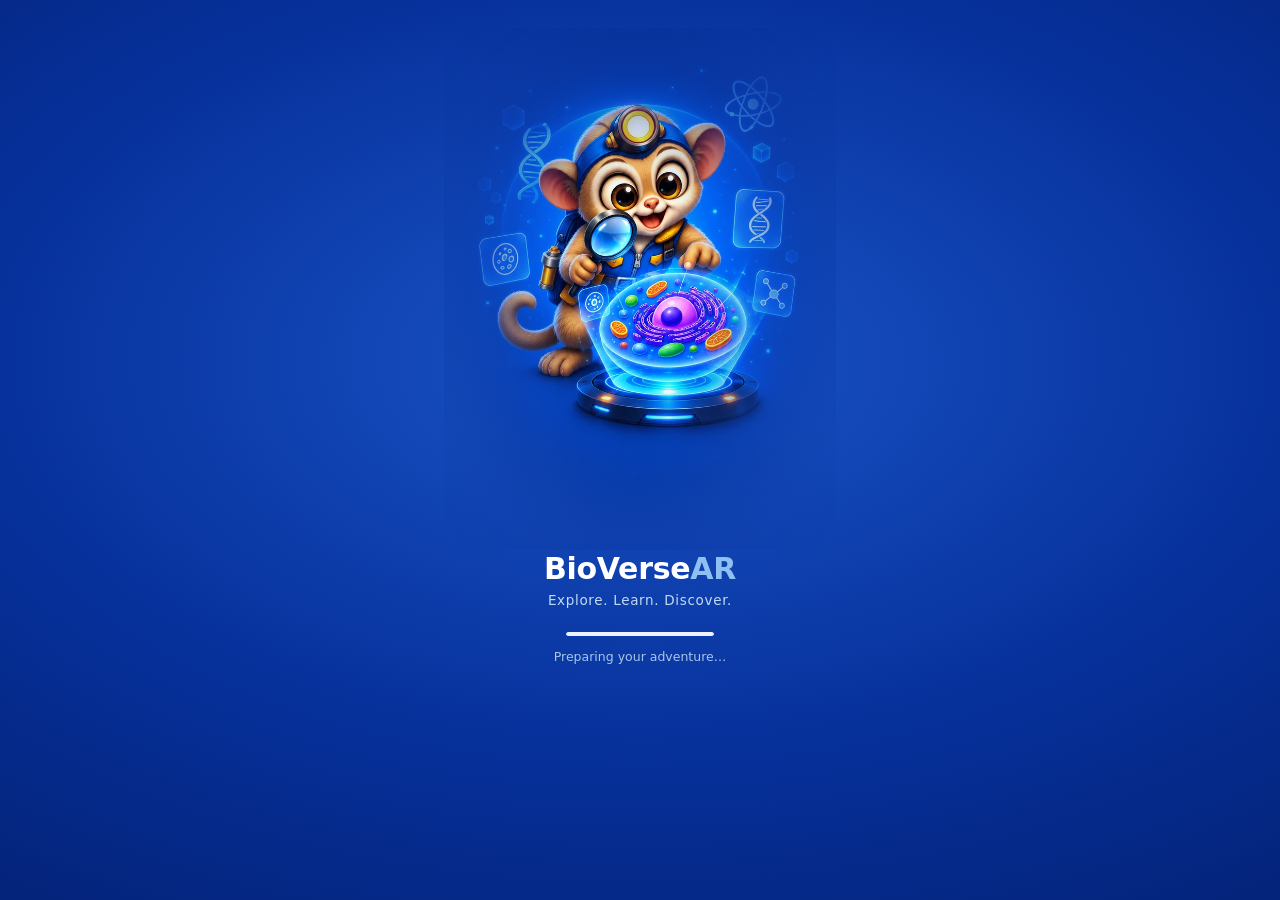
<file: badges.html>
<!DOCTYPE html>
<html lang="en">
<head>
  <meta charset="utf-8">
  <meta name="viewport" content="width=device-width, initial-scale=1, viewport-fit=cover">
  <meta name="theme-color" content="#185FA5">
  <title>BioVerseAR — Badges</title>
  <link rel="manifest" href="manifest.json">
  <link rel="icon" type="image/png" sizes="32x32" href="assets/icons/favicon-32.png">
  <link rel="apple-touch-icon" href="assets/icons/apple-touch-icon.png">
  <meta name="apple-mobile-web-app-capable" content="yes">
  <meta name="mobile-web-app-capable" content="yes">
  <meta name="apple-mobile-web-app-status-bar-style" content="default">
  <meta name="apple-mobile-web-app-title" content="BioVerseAR">
  <link rel="stylesheet" href="styles.css">
</head>
<body>
  <div class="app has-nav">
    <section class="pf-hero home-hero">
      <img class="pf-hero-bg" src="assets/splash/tarsier-hero-scene.webp" alt="" aria-hidden="true">
      <div class="pf-hero-card">
        <span class="home-hero-av" id="home-av" aria-hidden="true">?</span>
        <div class="pf-hero-info">
          <div class="pf-hero-name">Badges</div>
          <div class="pf-hero-class" id="hero-sub">Collect a badge for every topic.</div>
        </div>
      </div>
    </section>
    <p class="acct-note" style="margin:0 2px 16px">Earn a badge by completing each topic's post-test.</p>
    <div class="badge-grid" id="badge-grid"></div>
    <div class="spacer-grow"></div>
  </div>

  <nav id="bottomnav"></nav>

  <script src="topics.js"></script>
  <script src="app.js"></script>
  <script>
  (function () {
    'use strict';
    if (!BV.requireAuth()) return;
    var LOCK = '<svg viewBox="0 0 24 24" fill="none"><rect x="5" y="10.5" width="14" height="9.5" rx="2" stroke="currentColor" stroke-width="1.7"/><path d="M8 10.5V8a4 4 0 018 0v2.5" stroke="currentColor" stroke-width="1.7"/></svg>';
    var CHECK = '<svg viewBox="0 0 24 24" fill="none"><path d="M5 12l4 4 10-10" stroke="currentColor" stroke-width="3" stroke-linecap="round" stroke-linejoin="round"/></svg>';

    var topics = window.TOPICS || [];
    var stats = BV.overallStats();
    document.getElementById('hero-sub').textContent = 'You have ' + stats.badges + ' of ' + stats.total + ' badges.';
    // Personalise the hero with the student's avatar (or their initial).
    var prof = BV.getProfile() || {}, avEl = document.getElementById('home-av');
    var av = prof.avatar && BV.avatarSvg(prof.avatar);
    if (avEl) avEl.innerHTML = av || ((prof.alias || '?').trim()[0] || '?').toUpperCase();

    var grid = document.getElementById('badge-grid');
    topics.forEach(function (t) {
      var earned = BV.hasBadge(t.id);
      var vis = BV.topicVisual(t.id);
      var cell = document.createElement('div');
      cell.className = 'badge-cell' + (earned ? ' earned' : ' locked');
      // Earned = the topic's own icon in its colour, with a gold check; locked =
      // the same icon greyed out with a small lock, so you can see what's next.
      var disc = earned
        ? '<div class="badge-disc earned" style="background:' + vis.b + ';color:' + vis.c + '">' + vis.icon + '</div>'
        : '<div class="badge-disc">' + vis.icon + '</div>';
      var corner = earned
        ? '<span class="badge-ribbon">' + CHECK + '</span>'
        : '<span class="badge-lock">' + LOCK + '</span>';
      cell.innerHTML =
        corner + disc +
        '<div class="bname">' + BV.escape(t.badge) + '</div>' +
        '<div class="btopic">' + BV.escape(t.name) + '</div>' +
        '<div class="bstate ' + (earned ? 'earned' : 'locked') + '"' + (earned ? ' style="color:' + vis.c + '"' : '') + '>' + (earned ? '★ Earned' : 'Locked') + '</div>';
      grid.appendChild(cell);
    });

    BV.renderNav('badges');
  })();
  </script>
</body>
</html>
</file>
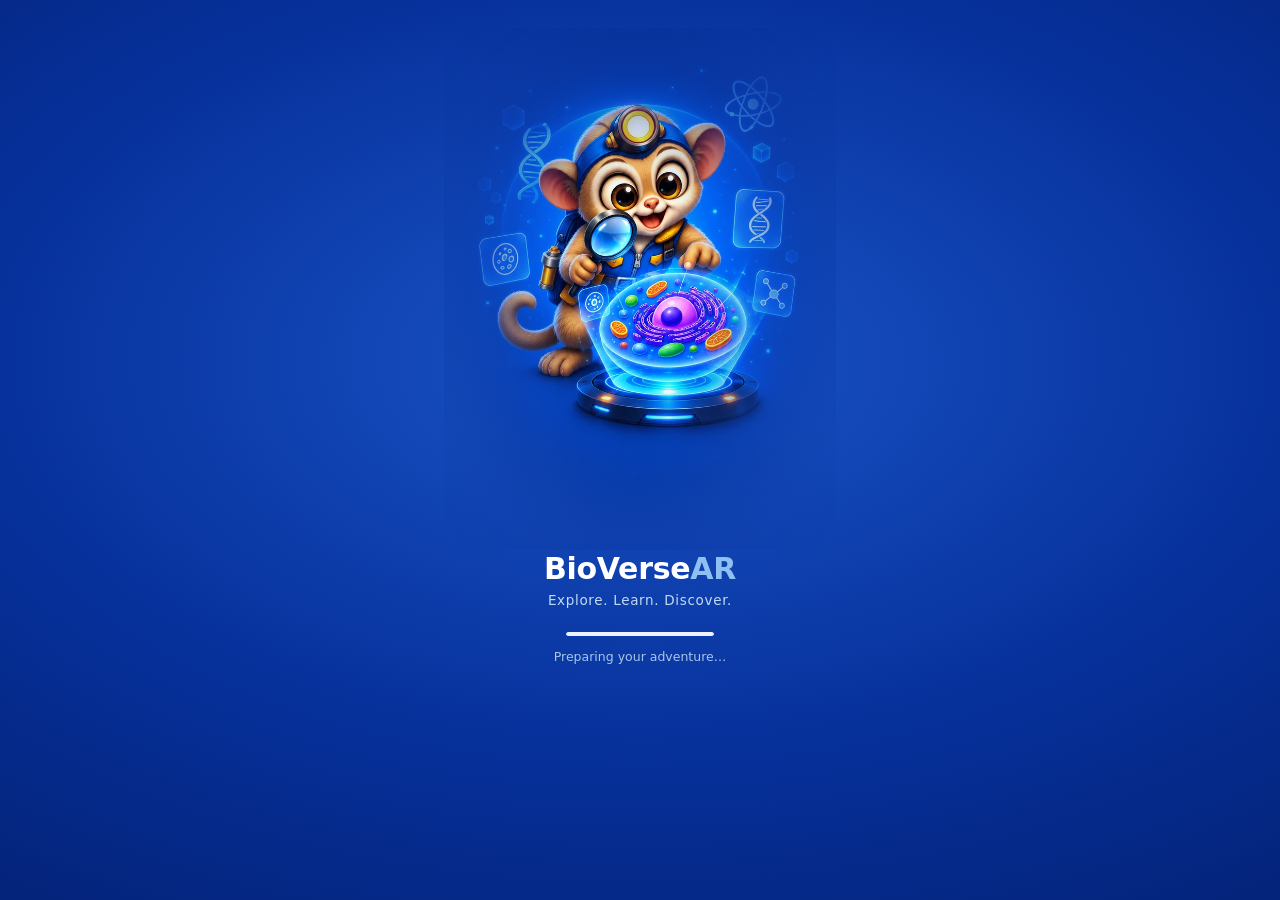
<file: dashboard.html>
<!DOCTYPE html>
<html lang="en">
<head>
  <meta charset="utf-8">
  <meta name="viewport" content="width=device-width, initial-scale=1, viewport-fit=cover">
  <meta name="theme-color" content="#185FA5">
  <title>BioVerseAR — Home</title>
  <link rel="manifest" href="manifest.json">
  <link rel="icon" type="image/png" sizes="32x32" href="assets/icons/favicon-32.png">
  <link rel="apple-touch-icon" href="assets/icons/apple-touch-icon.png">
  <meta name="apple-mobile-web-app-capable" content="yes">
  <meta name="mobile-web-app-capable" content="yes">
  <meta name="apple-mobile-web-app-status-bar-style" content="default">
  <meta name="apple-mobile-web-app-title" content="BioVerseAR">
  <link rel="stylesheet" href="styles.css">
</head>
<body>
  <div class="app has-nav">
    <header class="pf-head" style="margin-bottom:12px">
      <h1 class="page-h">Home</h1>
      <p class="pf-sub">Keep learning, keep exploring!</p>
    </header>

    <section class="pf-hero home-hero">
      <img class="pf-hero-bg" src="assets/splash/tarsier-hero-scene.webp" alt="" aria-hidden="true">
      <div class="home-hero-chips">
        <button class="iconbtn" id="join-btn" type="button" aria-label="Join a competition" title="Join a competition">
          <svg viewBox="0 0 24 24" fill="none"><path d="M5 21V4.2M5 4.2h11.2l-2.2 3.3 2.2 3.3H5" stroke="currentColor" stroke-width="1.6" stroke-linecap="round" stroke-linejoin="round"/></svg>
        </button>
        <button class="iconbtn" id="help-btn" type="button" aria-label="How this works" title="How this works">
          <svg viewBox="0 0 24 24" fill="none"><circle cx="12" cy="12" r="9" stroke="currentColor" stroke-width="1.6"/><path d="M9.6 9.3a2.5 2.5 0 1 1 3.3 2.4c-.7.3-1.4.9-1.4 1.8v.4" stroke="currentColor" stroke-width="1.6" stroke-linecap="round" stroke-linejoin="round"/><circle cx="12" cy="16.7" r="0.7" fill="currentColor"/></svg>
        </button>
        <a class="iconbtn" href="leaderboard.html" aria-label="Leaderboard" title="Leaderboard">
          <svg viewBox="0 0 24 24" fill="none"><path d="M8 4h8v4a4 4 0 01-8 0V4z" stroke="currentColor" stroke-width="1.6" stroke-linejoin="round"/><path d="M8 5H5v2a3 3 0 003 3M16 5h3v2a3 3 0 01-3 3M9 20h6M12 12v4M9.5 20v-1a2.5 2.5 0 015 0v1" stroke="currentColor" stroke-width="1.6" stroke-linecap="round" stroke-linejoin="round"/></svg>
        </a>
      </div>
      <div class="pf-hero-card">
        <a class="home-hero-av" id="home-av" href="profile.html" aria-label="Your profile">?</a>
        <div class="pf-hero-info">
          <div class="pf-hero-name">Hi, <span id="hi-alias">student</span>! 👋</div>
          <div class="pf-hero-class">Keep learning, keep exploring!</div>
        </div>
      </div>
    </section>

    <div class="home-stats">
      <div class="hstat">
        <span class="hstat-ic pts"><svg viewBox="0 0 24 24"><path d="M12 3l2.6 5.5 6 .7-4.4 4.1 1.2 5.9L12 16.9 6.6 19.2l1.2-5.9L3.4 9.2l6-.7z" fill="currentColor"/></svg></span>
        <span class="hstat-t"><b id="stat-points">0</b><small>points</small></span>
      </div>
      <div class="hstat">
        <span class="hstat-ic bdg"><svg viewBox="0 0 24 24" fill="none"><circle cx="12" cy="9" r="5.2" stroke="currentColor" stroke-width="1.6"/><path d="M9 13.5L7.5 21l4.5-2.6L16.5 21 15 13.5" stroke="currentColor" stroke-width="1.6" stroke-linejoin="round"/></svg></span>
        <span class="hstat-t"><b id="stat-badges">0/7</b><small>badges</small></span>
      </div>
    </div>

    <a class="continue" id="continue-card" hidden></a>

    <h2 class="section-title">Explore topics</h2>
    <div class="topics" id="topics" role="list"></div>

    <div class="spacer-grow"></div>
  </div>

  <!-- Join / manage competition (opened from the header flag icon) -->
  <div class="modal-ov" id="join-modal" hidden>
    <div class="modal-card" role="dialog" aria-modal="true" aria-labelledby="join-title">
      <button class="modal-x" id="join-close" type="button" aria-label="Close">&times;</button>
      <div class="modal-ic" aria-hidden="true">🏁</div>
      <h3 id="join-title">Join a competition</h3>
      <p class="modal-desc" id="join-desc">Enter the class code from your teacher to compete on the leaderboard.</p>
      <input class="modal-input" id="join-code" type="text" autocomplete="off" autocapitalize="characters" autocorrect="off" spellcheck="false" maxlength="40" placeholder="e.g. 7-RIZAL">
      <div class="form-msg" id="join-msg"></div>
      <button class="btn" id="join-do" type="button">Join competition</button>
      <button class="btn secondary" id="join-leave" type="button" hidden style="margin-top:8px">Leave competition</button>
    </div>
  </div>

  <nav id="bottomnav"></nav>

  <script src="assets/vendor/supabase.min.js"></script>
  <script src="topics.js"></script>
  <script src="config.js"></script>
  <script src="app.js"></script>
  <script>
  (function () {
    'use strict';
    var profile = BV.requireAuth(); if (!profile) return;
    var $ = function (id) { return document.getElementById(id); };

    var ICON = {
      cube: '<svg viewBox="0 0 24 24" fill="none"><path d="M12 2.8l7.5 4.3v9.8L12 21.2 4.5 16.9V7.1L12 2.8z" stroke="currentColor" stroke-width="1.5" stroke-linejoin="round"/><path d="M12 2.8v18.4M4.5 7.1L12 11.4l7.5-4.3" stroke="currentColor" stroke-width="1.5" stroke-linejoin="round"/></svg>',
      lock: '<svg viewBox="0 0 24 24" fill="none"><rect x="5" y="10.5" width="14" height="9.5" rx="2" stroke="currentColor" stroke-width="1.6"/><path d="M8 10.5V8a4 4 0 018 0v2.5" stroke="currentColor" stroke-width="1.6"/></svg>',
      medal: '<svg viewBox="0 0 24 24" fill="none"><circle cx="12" cy="9" r="5.2" stroke="currentColor" stroke-width="1.5"/><path d="M9 13.5L7.5 21l4.5-2.6L16.5 21 15 13.5" stroke="currentColor" stroke-width="1.5" stroke-linejoin="round"/></svg>',
      chevron: '<svg viewBox="0 0 24 24" fill="none"><path d="M9 5l7 7-7 7" stroke="currentColor" stroke-width="2" stroke-linecap="round" stroke-linejoin="round"/></svg>'
    };

    $('hi-alias').textContent = profile.alias;
    // Personalise the hero with the student's chosen avatar (falls back to their
    // initial for accounts made before avatars existed).
    var avEl = $('home-av');
    var headAv = profile.avatar && BV.avatarSvg(profile.avatar);
    if (avEl) avEl.innerHTML = headAv || (profile.alias.trim()[0] || '?').toUpperCase();
    var stats = BV.overallStats();
    $('stat-points').textContent = stats.points;
    $('stat-badges').textContent = stats.badges + '/' + stats.total;

    var topics = window.TOPICS || [], byId = {};
    topics.forEach(function (t) { byId[t.id] = t; });
    var ready = topics.filter(function (t) { return t.ready; });

    // ---- Continue-learning card: last-visited (or first unfinished) topic ----
    var lastId = BV.getLastTopic(), cont = null;
    if (lastId && byId[lastId] && byId[lastId].ready) cont = byId[lastId];
    if (!cont) cont = ready.filter(function (t) { return !BV.hasBadge(t.id); })[0] || ready[0];
    if (cont) {
      var p = BV.topicProgress(cont.id);
      var card = $('continue-card'); card.hidden = false;
      card.href = 'topic.html?topic=' + encodeURIComponent(cont.id);
      card.innerHTML =
        '<div class="ct-label">Continue learning</div>' +
        '<div class="ct-row"><div class="ct-thumb">' + BV.topicVisual(cont.id).icon + '</div>' +
          '<div class="ct-name">' + BV.escape(cont.name) + '</div>' +
          '<span class="ct-go">' + (p.attempted ? 'Continue' : 'Start') + '</span></div>' +
        '<div class="ct-bar"><i style="width:' + p.pct + '%"></i></div>' +
        '<div class="ct-sub">' + (p.attempted ? (p.passedCount + ' of 3 levels passed · ' + p.points + ' pts') : 'Not started yet — tap to begin') + '</div>';
    }

    // ---- Topic list ----
    var host = $('topics');
    topics.forEach(function (t) {
      var badgeRow = '<div class="badge">' + ICON.medal + '<span>' + BV.escape(t.badge) + '</span></div>';
      var el;
      if (t.ready) {
        var pr = BV.topicProgress(t.id);
        var vis = BV.topicVisual(t.id);
        var arNote = t.model ? '' : '<div class="topic-note soon"><svg viewBox="0 0 24 24" fill="none"><path d="M12 3l2.6 5.5 6 .7-4.4 4.1 1.2 5.9L12 16.9 6.6 19.2l1.2-5.9L3.4 9.2l6-.7z" fill="currentColor"/></svg>AR world coming soon</div>';
        var progBar = pr.attempted ? '<div class="topic-prog"><i style="width:' + pr.pct + '%;background:' + vis.c + '"></i></div>' : '';
        var go = pr.attempted
          ? '<div class="go" style="font-size:13px;font-weight:800;color:' + vis.c + '">' + pr.pct + '%</div>'
          : '<div class="go">' + ICON.chevron + '</div>';
        el = document.createElement('a');
        el.className = 'topic'; el.setAttribute('role', 'listitem');
        el.href = 'topic.html?topic=' + encodeURIComponent(t.id);
        el.innerHTML = '<div class="thumb" style="background:' + vis.b + ';color:' + vis.c + '">' + vis.icon + '</div>' +
          '<div class="body"><div class="name">' + BV.escape(t.name) + '</div>' + badgeRow + arNote + progBar + '</div>' + go;
      } else {
        el = document.createElement('div');
        el.className = 'topic locked'; el.setAttribute('role', 'listitem'); el.setAttribute('aria-disabled', 'true');
        el.innerHTML = '<div class="thumb">' + ICON.lock + '</div>' +
          '<div class="body"><div class="name">' + BV.escape(t.name) + '</div>' + badgeRow + '</div>' +
          '<div class="go"><span class="pill">' + ICON.lock + 'Coming soon</span></div>';
      }
      host.appendChild(el);
    });

    BV.renderNav('home');

    // ---- Join / manage a competition from the header flag icon ----
    var jb = $('join-btn'), jm = $('join-modal'), jMsg = $('join-msg');
    function refreshJoinBtn() {
      var competing = BV.isCompetitor();
      jb.classList.toggle('on', competing);
      jb.setAttribute('title', competing ? 'Your competition' : 'Join a competition');
      jb.setAttribute('aria-label', competing ? 'Your competition' : 'Join a competition');
    }
    function openJoin() {
      var code = (BV.getProfile() || {}).classCode || '';
      jMsg.className = 'form-msg';
      if (code) {
        $('join-title').textContent = 'Your competition';
        $('join-desc').innerHTML = 'You’re competing in class <b>' + BV.escape(BV.classDisplay()) + '</b> — you’re on the class leaderboard.';
        $('join-code').hidden = true; $('join-do').hidden = true; $('join-leave').hidden = false;
      } else {
        $('join-title').textContent = 'Join a competition';
        $('join-desc').textContent = 'Enter the class code from your teacher to compete on the leaderboard. No code? Keep exploring solo — you can join any time.';
        $('join-code').hidden = false; $('join-code').value = ''; $('join-do').hidden = false; $('join-leave').hidden = true;
      }
      jm.hidden = false;
    }
    function closeJoin() { jm.hidden = true; }
    jb.addEventListener('click', openJoin);
    $('join-close').addEventListener('click', closeJoin);
    jm.addEventListener('click', function (e) { if (e.target === jm) closeJoin(); }); // tap backdrop to close
    $('join-code').addEventListener('input', function () { jMsg.className = 'form-msg'; });
    $('join-do').addEventListener('click', function () {
      var code = $('join-code').value.trim().replace(/\s+/g, ' ');
      if (!code) { jMsg.className = 'form-msg show err'; jMsg.textContent = 'Enter a class code first.'; return; }
      var btn = this; btn.disabled = true; var t = btn.textContent; btn.textContent = 'Joining…';
      BV.joinClass(code).then(function (r) {
        btn.disabled = false; btn.textContent = t;
        if (r.ok) { jMsg.className = 'form-msg show ok'; jMsg.textContent = 'Joined! You’re on the board.'; refreshJoinBtn(); setTimeout(closeJoin, 900); }
        else { jMsg.className = 'form-msg show err'; jMsg.textContent = r.error; }
      });
    });
    $('join-leave').addEventListener('click', function () {
      if (!confirm('Leave the competition? You’ll go back to exploring solo.')) return;
      var btn = this; btn.disabled = true; var t = btn.textContent; btn.textContent = 'Leaving…';
      BV.joinClass('').then(function (r) {
        btn.disabled = false; btn.textContent = t;
        if (r.ok) { jMsg.className = 'form-msg show ok'; jMsg.textContent = 'You’re exploring solo again.'; refreshJoinBtn(); setTimeout(closeJoin, 900); }
        else { jMsg.className = 'form-msg show err'; jMsg.textContent = r.error; }
      });
    });
    refreshJoinBtn();

    // ---- Guided tour of the home screen (auto on first visit; replay via "?") ----
    var HOME_TOUR = [
      { target: null, title: 'Welcome to BioVerseAR!', text: 'Here’s a quick tour of your home base — tap Next to walk through it.' },
      { target: '.home-stats', title: 'Your progress', text: 'The points and badges you earn show up here and grow as you play.' },
      { target: '#topics .topic', title: 'Explore a topic', text: 'Tap any topic to view it in AR and take its quiz. Each one has its own badge to earn.' },
      { target: '#join-btn', title: 'Join a competition', text: 'Got a class code from your teacher? Tap the flag to join and compete on the leaderboard. No code? Keep exploring solo.' },
      { target: '#bottomnav', title: 'Find your way', text: 'Jump to your Badges, the Leaderboard, or your Profile from down here anytime.' },
      { target: '#help-btn', title: 'Need this again?', text: 'Tap the “?” any time to replay this tour. Have fun exploring!' }
    ];
    BV.tourOnce(HOME_TOUR, 'bioversear.tour.home.v1');
    $('help-btn').addEventListener('click', function () { BV.tour(HOME_TOUR, null); });
  })();
  </script>
</body>
</html>
</file>
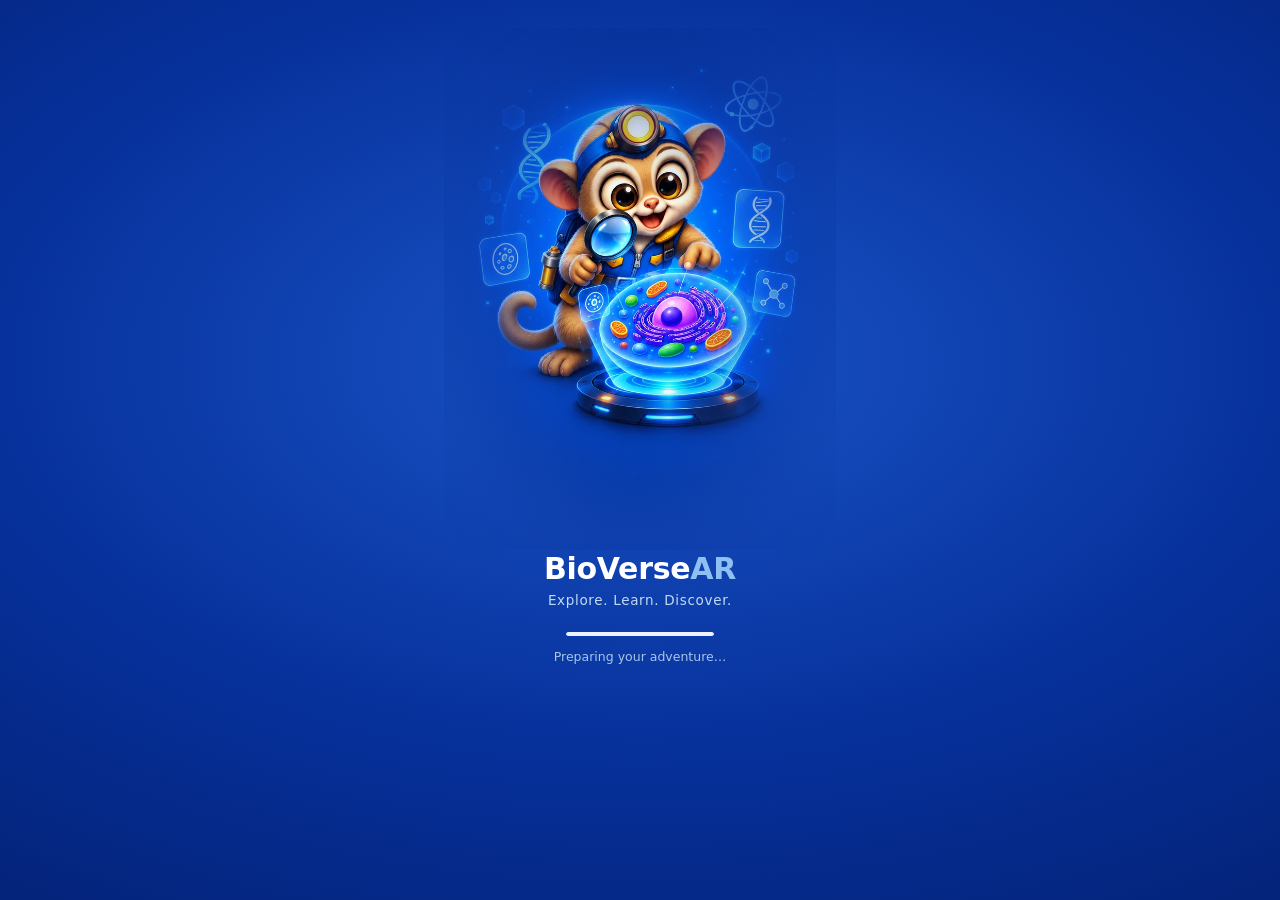
<file: leaderboard.html>
<!DOCTYPE html>
<html lang="en">
<head>
  <meta charset="utf-8">
  <meta name="viewport" content="width=device-width, initial-scale=1, viewport-fit=cover">
  <meta name="theme-color" content="#185FA5">
  <title>BioVerseAR — Leaderboard</title>
  <link rel="manifest" href="manifest.json">
  <link rel="icon" type="image/png" sizes="32x32" href="assets/icons/favicon-32.png">
  <link rel="apple-touch-icon" href="assets/icons/apple-touch-icon.png">
  <meta name="apple-mobile-web-app-capable" content="yes">
  <meta name="mobile-web-app-capable" content="yes">
  <meta name="apple-mobile-web-app-status-bar-style" content="default">
  <meta name="apple-mobile-web-app-title" content="BioVerseAR">
  <link rel="stylesheet" href="styles.css">
</head>
<body>
  <div class="app">
    <div class="ar-head">
      <a class="iconbtn" href="dashboard.html" aria-label="Back to topics">
        <svg viewBox="0 0 24 24" fill="none"><path d="M15 5l-7 7 7 7" stroke="currentColor" stroke-width="1.8" stroke-linecap="round" stroke-linejoin="round"/></svg>
      </a>
      <div class="title">Leaderboard</div>
    </div>
    <div class="lb-tabs" id="lb-tabs" role="tablist">
      <button class="lb-tab on" data-scope="class" type="button" role="tab">My Class</button>
      <button class="lb-tab" data-scope="all" type="button" role="tab">Everyone</button>
    </div>
    <div class="lb-topic-wrap" id="lb-topic-wrap" hidden>
      <select class="lb-topic" id="lb-topic" aria-label="Filter by topic"></select>
    </div>
    <p class="lb-scope" id="lb-scope">Loading…</p>

    <div class="lb-explorer" id="lb-explorer" hidden>
      <span class="lb-explorer-badge">🧭 Explorer</span>
      <p>You're exploring solo — your scores aren't on the competition board yet. Enter a class code in your <a href="profile.html">Profile</a> to join a competition.</p>
    </div>

    <div class="lb-me" id="lb-me" hidden>
      <div class="lb-me-rank" id="lb-me-rank">#1</div>
      <div class="lb-me-body">
        <div class="lb-me-name" id="lb-me-name">You</div>
        <div class="lb-me-sub" id="lb-me-sub">0 pts · 0/7 badges</div>
      </div>
      <div class="lb-me-medal">
        <svg viewBox="0 0 24 24" fill="none"><path d="M8 4h8v4a4 4 0 01-8 0V4z" stroke="currentColor" stroke-width="1.6" stroke-linejoin="round"/><path d="M8 5H5v2a3 3 0 003 3M16 5h3v2a3 3 0 01-3 3M9 20h6M12 12v4M9.5 20v-1a2.5 2.5 0 015 0v1" stroke="currentColor" stroke-width="1.6" stroke-linecap="round" stroke-linejoin="round"/></svg>
      </div>
    </div>

    <div class="lb-list" id="lb-list" role="list"><div class="lb-empty" id="lb-loading">Loading leaderboard…</div></div>

    <div class="spacer-grow"></div>
  </div>

  <script src="assets/vendor/supabase.min.js"></script>
  <script src="topics.js"></script>
  <script src="config.js"></script>
  <script src="app.js"></script>
  <script>
  (function () {
    'use strict';
    var profile = BV.requireAuth(); if (!profile) return;

    var me = profile.alias, myCode = profile.classCode;
    // Show the student's own avatar on the "you" card.
    (function () {
      var av = profile.avatar && BV.avatarSvg(profile.avatar);
      var medal = document.querySelector('.lb-me-medal');
      if (av && medal) { medal.innerHTML = av; medal.classList.add('lb-me-av'); }
    })();
    var topics = window.TOPICS || [];
    var totalBadges = topics.length; // 7
    var topicName = {}; topics.forEach(function (t) { topicName[t.id] = t.name; });

    // Medal icon used in the overall board's badge count.
    var MEDAL = '<svg viewBox="0 0 24 24" fill="none"><circle cx="12" cy="9" r="4.6" stroke="currentColor" stroke-width="1.6"/><path d="M9.2 13L8 20l4-2.3L16 20l-1.2-7" stroke="currentColor" stroke-width="1.6" stroke-linejoin="round"/></svg>';

    // Avatar cell for a row: the chosen explorer, or the alias initial as fallback.
    function avCell(r) {
      var svg = r.avatar && BV.avatarSvg(r.avatar);
      if (svg) return '<div class="lb-av">' + svg + '</div>';
      var ltr = ((r.alias || '?').trim()[0] || '?').toUpperCase();
      return '<div class="lb-av lb-av-letter">' + ltr + '</div>';
    }

    // Class codes are matched case/space-insensitively so "7-Rizal" and "7 rizal"
    // still group together (display keeps whatever the student typed).
    function norm(s) { return String(s == null ? '' : s).trim().replace(/\s+/g, ' ').toUpperCase(); }
    function isMe(r) { return r.alias === me && (!r.classCode || !myCode || norm(r.classCode) === norm(myCode)); }
    function byClass(list) {
      if (scope !== 'class' || !myCode) return list;
      var anyHaveCode = list.some(function (r) { return !!r.classCode; });
      if (!anyHaveCode) return list; // offline/local fallback carries no class codes
      return list.filter(function (r) { return norm(r.classCode) === norm(myCode); });
    }

    var granular = null;   // per-(student,topic) rows from get_scores, or null
    var overallRows = [];  // fallback overall rows (get_leaderboard / local)
    // Explorers (no class code) aren't on the competition board — the server filters
    // them out. Default them to "Everyone", hide "My Class", and show the join banner.
    var isExplorer = !myCode;
    var scope = isExplorer ? 'all' : 'class', topicSel = 'overall';
    if (isExplorer) {
      document.getElementById('lb-explorer').hidden = false;
      var _ct = document.querySelector('.lb-tab[data-scope="class"]');
      var _at = document.querySelector('.lb-tab[data-scope="all"]');
      if (_ct) { _ct.hidden = true; _ct.classList.remove('on'); }
      if (_at) _at.classList.add('on');
    }

    // Build the ranked list for the current (scope, topicSel).
    function buildRows() {
      var list;
      if (!granular) {                       // no per-topic data → overall only
        list = overallRows.slice();
      } else {
        var byStudent = {};
        granular.forEach(function (r) {
          if (topicSel !== 'overall' && r.topicId !== topicSel) return;
          var key = r.alias + ' ' + (r.classCode || '');
          var s = byStudent[key] || (byStudent[key] = { alias: r.alias, classCode: r.classCode, avatar: r.avatar, score: 0, time: 0, passedTopics: {} });
          s.score += r.score;
          s.time += (r.time || 0);
          if (r.passed) s.passedTopics[r.topicId] = true;
        });
        list = Object.keys(byStudent).map(function (k) {
          var s = byStudent[k]; s.badges = Object.keys(s.passedTopics).length; s.passed = s.badges > 0; return s;
        });
      }
      list = byClass(list);
      // Strict order → no ties: points DESC, then faster total time, then alias.
      list.sort(function (a, b) {
        return (b.score - a.score) || ((a.time || 0) - (b.time || 0)) ||
               (a.alias < b.alias ? -1 : a.alias > b.alias ? 1 : 0);
      });
      return list;
    }

    function render() {
      var rows = buildRows();
      var tLabel = topicSel === 'overall' ? 'Overall' : (topicName[topicSel] || 'Topic');
      document.getElementById('lb-scope').textContent =
        (scope === 'class' ? ('Class ' + (BV.classDisplay() || myCode || '—')) : 'All students') + ' · ' + tLabel + ' · ranked by points';

      document.getElementById('lb-me').hidden = false;
      document.getElementById('lb-me-name').textContent = me;
      if (isExplorer) {
        // Explorers aren't ranked — nudge them to join instead of showing a fake rank.
        document.getElementById('lb-me-rank').textContent = '🧭';
        document.getElementById('lb-me-sub').textContent = 'Exploring — join a class in your Profile to compete';
      } else {
        var myRank = -1;
        for (var i = 0; i < rows.length; i++) { if (isMe(rows[i])) { myRank = i + 1; break; } }
        var mine = myRank > 0 ? rows[myRank - 1] : { score: 0, badges: 0, passed: false };
        document.getElementById('lb-me-rank').textContent = myRank > 0 ? '#' + myRank : '—';
        var sub = mine.score + (mine.score === 1 ? ' pt' : ' pts');
        if (topicSel === 'overall') sub += ' · ' + (mine.badges || 0) + '/' + totalBadges + ' badges';
        else if (mine.passed) sub += ' · passed ✓';
        if (rows.length > 1) sub += ' · rank ' + (myRank > 0 ? myRank : '—') + ' of ' + rows.length;
        document.getElementById('lb-me-sub').textContent = sub;
      }

      var host = document.getElementById('lb-list');
      host.innerHTML = '';
      if (!rows.length) {
        host.innerHTML = '<div class="lb-empty">' +
          (scope === 'class'
            ? 'No one from your class is on this board yet — take a quiz to be the first!'
            : 'No scores yet. Take a topic quiz to get on the board!') + '</div>';
        return;
      }
      var meSeen = false;
      rows.forEach(function (r, idx) {
        var rank = idx + 1, mineRow = isMe(r) && !meSeen; if (mineRow) meSeen = true;
        var row = document.createElement('div');
        row.className = 'lb-row' + (mineRow ? ' me' : '');
        row.setAttribute('role', 'listitem');
        var rankCls = 'lb-rank' + (rank <= 3 ? ' rank-' + rank : '');
        var youTag = mineRow ? '<span class="lb-you">You</span>' : '';
        var codeTag = (scope === 'all' && r.classCode) ? '<span class="lb-code">' + BV.escape(r.classCode) + '</span>' : '';
        var stat = (topicSel === 'overall')
          ? '<span class="lb-badges" title="Badges earned">' + MEDAL + (r.badges || 0) + '</span>'
          : (r.passed ? '<span class="lb-pass" title="Passed this topic">✓</span>' : '');
        row.innerHTML =
          '<div class="' + rankCls + '">' + rank + '</div>' +
          avCell(r) +
          '<div class="lb-name"><span class="lb-alias">' + BV.escape(r.alias) + '</span>' + youTag + codeTag + '</div>' +
          '<div class="lb-stats">' + stat + '<span class="lb-pts">' + r.score + ' <small>pts</small></span></div>';
        host.appendChild(row);
      });
    }

    // scope tabs (My Class / Everyone)
    document.getElementById('lb-tabs').addEventListener('click', function (e) {
      var b = e.target.closest('.lb-tab'); if (!b) return;
      scope = b.getAttribute('data-scope');
      [].forEach.call(this.children, function (c) { c.classList.toggle('on', c === b); });
      render();
    });
    // topic selector
    var sel = document.getElementById('lb-topic');
    sel.addEventListener('change', function () { topicSel = sel.value; render(); });
    function enableTopics() {
      var opts = ['<option value="overall">Overall — all topics</option>'];
      topics.forEach(function (t) { if (t.ready) opts.push('<option value="' + t.id + '">' + BV.escape(t.name) + '</option>'); });
      sel.innerHTML = opts.join('');
      document.getElementById('lb-topic-wrap').hidden = false;
    }

    // Prefer per-topic data (get_scores); if unavailable, keep a global overall
    // board (get_leaderboard); if offline, the on-device list.
    BV.fetchScores().then(function (rows) {
      if (rows) { granular = rows; enableTopics(); render(); return; }
      return BV.fetchLeaderboard().then(function (lb) { overallRows = lb; render(); });
    }, function () { overallRows = BV.leaderboard(); render(); });
  })();
  </script>
</body>
</html>
</file>
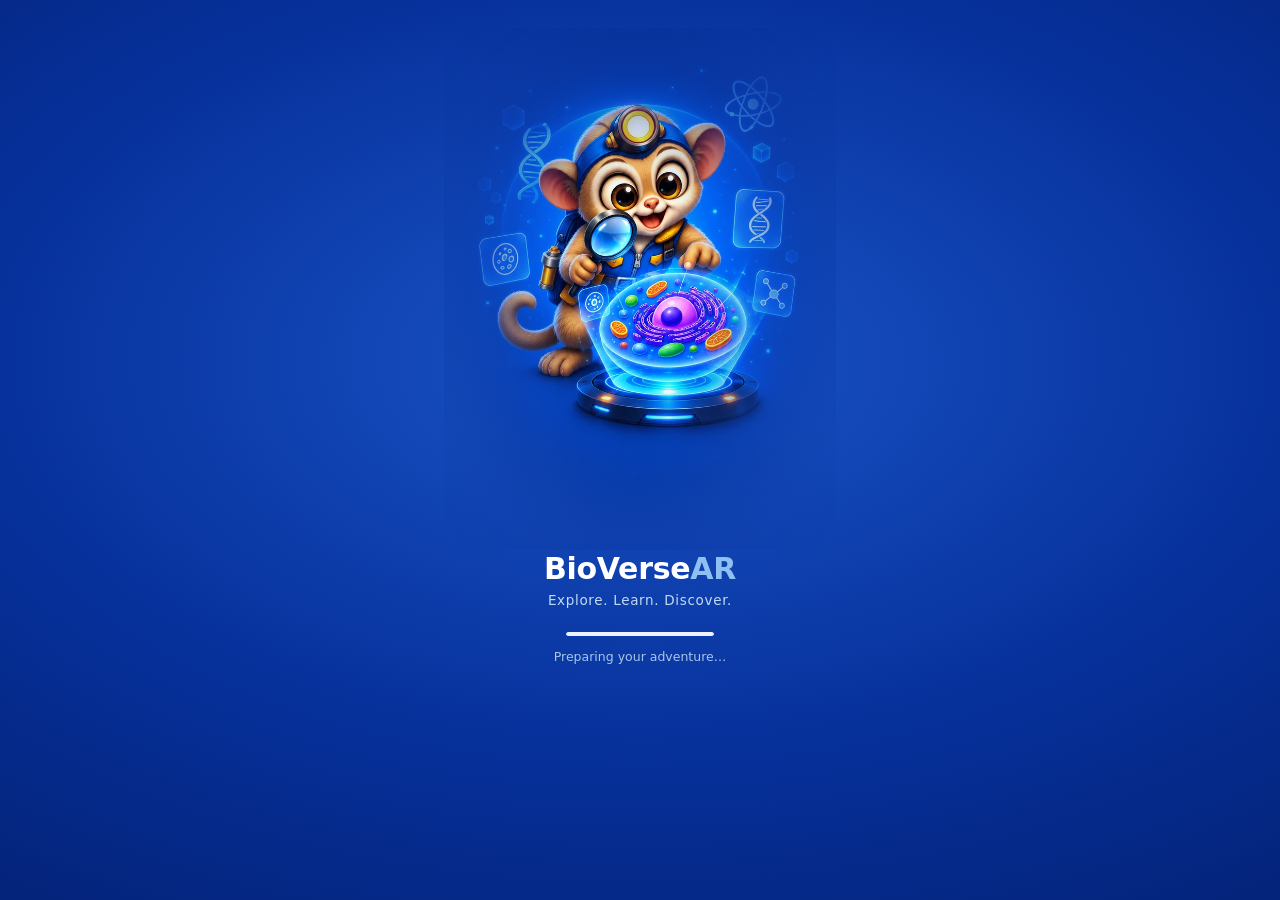
<file: profile.html>
<!DOCTYPE html>
<html lang="en">
<head>
  <meta charset="utf-8">
  <meta name="viewport" content="width=device-width, initial-scale=1, viewport-fit=cover">
  <meta name="theme-color" content="#185FA5">
  <title>BioVerseAR — Profile</title>
  <link rel="manifest" href="manifest.json">
  <link rel="icon" type="image/png" sizes="32x32" href="assets/icons/favicon-32.png">
  <link rel="apple-touch-icon" href="assets/icons/apple-touch-icon.png">
  <meta name="apple-mobile-web-app-capable" content="yes">
  <meta name="mobile-web-app-capable" content="yes">
  <meta name="apple-mobile-web-app-status-bar-style" content="default">
  <meta name="apple-mobile-web-app-title" content="BioVerseAR">
  <link rel="stylesheet" href="styles.css">
</head>
<body>
  <div class="app has-nav pf">
    <header class="pf-head">
      <h1 class="page-h">Profile</h1>
      <p class="pf-sub">Your learning journey continues!</p>
    </header>

    <!-- Hero -->
    <section class="pf-hero">
      <img class="pf-hero-bg" src="assets/splash/tarsier-hero-scene.webp" alt="" aria-hidden="true">
      <span class="pf-hero-bubble">Keep exploring great things! 🌿</span>
      <div class="pf-hero-card">
        <div class="pf-hero-info">
          <div class="pf-hero-name" id="p-alias">student</div>
          <div class="pf-hero-class" id="p-class-line">Explorer</div>
          <span class="pf-hero-pill" id="pf-pill" hidden></span>
        </div>
        <a class="pf-edit" href="#pf-explorer" aria-label="Edit your explorer" title="Edit your explorer">
          <svg viewBox="0 0 24 24" fill="none"><path d="M4 20h4l10-10-4-4L4 16v4z" stroke="currentColor" stroke-width="1.7" stroke-linejoin="round"/><path d="M13.5 6.5l4 4" stroke="currentColor" stroke-width="1.7" stroke-linecap="round"/></svg>
        </a>
      </div>
    </section>

    <!-- Stats -->
    <div class="pf-stats">
      <a class="pf-stat" href="badges.html">
        <span class="pf-stat-ic bdg"><svg viewBox="0 0 24 24" fill="none"><circle cx="12" cy="9" r="5.2" stroke="currentColor" stroke-width="1.7"/><path d="M9 13.5L7.5 21l4.5-2.6L16.5 21 15 13.5" stroke="currentColor" stroke-width="1.7" stroke-linejoin="round"/></svg></span>
        <b id="s-badges">0</b><small>Badges</small>
        <svg class="pf-stat-go" viewBox="0 0 24 24" fill="none"><path d="M9 5l7 7-7 7" stroke="currentColor" stroke-width="2" stroke-linecap="round" stroke-linejoin="round"/></svg>
      </a>
      <a class="pf-stat" href="progress.html">
        <span class="pf-stat-ic pts"><svg viewBox="0 0 24 24"><path d="M12 3l2.6 5.5 6 .7-4.4 4.1 1.2 5.9L12 16.9 6.6 19.2l1.2-5.9L3.4 9.2l6-.7z" fill="currentColor"/></svg></span>
        <b id="s-points">0</b><small>Points</small>
        <svg class="pf-stat-go" viewBox="0 0 24 24" fill="none"><path d="M9 5l7 7-7 7" stroke="currentColor" stroke-width="2" stroke-linecap="round" stroke-linejoin="round"/></svg>
      </a>
      <a class="pf-stat" href="progress.html">
        <span class="pf-stat-ic done"><svg viewBox="0 0 24 24" fill="none"><path d="M4 5.5A2.5 2.5 0 016.5 3H11v16H6.5A2.5 2.5 0 004 20.5V5.5zM20 5.5A2.5 2.5 0 0017.5 3H13v16h4.5a2.5 2.5 0 012.5 1.5V5.5z" stroke="currentColor" stroke-width="1.6" stroke-linejoin="round"/></svg></span>
        <b id="s-done">0</b><small>Completed</small>
        <svg class="pf-stat-go" viewBox="0 0 24 24" fill="none"><path d="M9 5l7 7-7 7" stroke="currentColor" stroke-width="2" stroke-linecap="round" stroke-linejoin="round"/></svg>
      </a>
    </div>

    <!-- Competition (rendered by JS: competing vs join) -->
    <section class="pf-comp" id="pf-comp"></section>

    <!-- Your Explorer -->
    <section id="pf-explorer">
      <h2 class="section-title">Your Explorer</h2>
      <div class="acct-card pf-exp-card">
        <div class="pf-exp-top">
          <div class="pf-exp-face" id="pf-exp-face" aria-hidden="true"></div>
          <div class="pf-exp-meta">
            <div class="pf-exp-name" id="pf-exp-name">Tarsy</div>
            <div class="pf-exp-tag" id="pf-exp-tag">Tiny eyes, giant curiosity.</div>
            <div class="pf-exp-traits" id="pf-exp-traits"></div>
          </div>
        </div>
        <div class="av-strip" id="p-avatars"></div>
        <div class="form-msg" id="av-msg"></div>
        <button class="btn" type="button" id="av-save">Save explorer</button>
      </div>
    </section>

    <!-- Account information -->
    <div class="acct-head">
      <h2 class="section-title">Account information</h2>
      <button class="pf-edit-btn" id="info-edit" type="button" aria-expanded="false">Edit</button>
    </div>
    <div class="acct-card pf-rows" id="info-view">
      <div class="pf-row">
        <span class="pf-row-ic"><svg viewBox="0 0 24 24" fill="none"><circle cx="12" cy="8" r="3.4" stroke="currentColor" stroke-width="1.6"/><path d="M5 20c0-3.3 3.1-5.5 7-5.5s7 2.2 7 5.5" stroke="currentColor" stroke-width="1.6" stroke-linecap="round"/></svg></span>
        <span class="pf-row-k">Name</span><span class="pf-row-v" id="a-name">—</span>
      </div>
      <div class="pf-row">
        <span class="pf-row-ic"><svg viewBox="0 0 24 24" fill="none"><circle cx="12" cy="12" r="4" stroke="currentColor" stroke-width="1.6"/><path d="M16 12v1.5a2.5 2.5 0 005 0V12a9 9 0 10-3.5 7.1" stroke="currentColor" stroke-width="1.6" stroke-linecap="round"/></svg></span>
        <span class="pf-row-k">Username</span><span class="pf-row-v" id="a-user">—</span>
      </div>
      <div class="pf-row">
        <span class="pf-row-ic"><svg viewBox="0 0 24 24" fill="none"><circle cx="9" cy="9" r="3" stroke="currentColor" stroke-width="1.6"/><path d="M3.5 19c0-2.8 2.5-4.6 5.5-4.6s5.5 1.8 5.5 4.6M16 5a3 3 0 010 6M17.5 14.6c2.3.4 4 2 4 4.4" stroke="currentColor" stroke-width="1.6" stroke-linecap="round"/></svg></span>
        <span class="pf-row-k">Class</span><span class="pf-row-v" id="a-class">—</span>
      </div>
    </div>
    <form class="acct-card pf-info-edit" id="info-form" novalidate hidden>
      <div class="field">
        <label for="e-name">Name</label>
        <input id="e-name" type="text" autocomplete="name" maxlength="60" placeholder="Your full name">
      </div>
      <div class="field">
        <label for="e-user">Username</label>
        <input id="e-user" type="text" disabled>
        <small class="field-hint">Your username is your login — it can’t be changed.</small>
      </div>
      <div class="field">
        <label>Class</label>
        <input id="e-class" type="text" disabled>
        <small class="field-hint">Join or leave a class from the Competition card above.</small>
      </div>
      <div class="form-msg" id="info-msg"></div>
      <div class="pf-info-actions">
        <button class="btn" type="submit">Save changes</button>
        <button class="btn secondary" id="info-cancel" type="button">Cancel</button>
      </div>
    </form>
    <p class="acct-note">Your name is private — only your teacher can see it. Classmates see only your username.</p>

    <!-- Account security -->
    <h2 class="section-title">Account security</h2>
    <button class="acct-card pf-action" id="pw-toggle" type="button" aria-expanded="false">
      <span class="pf-row-ic key"><svg viewBox="0 0 24 24" fill="none"><circle cx="8" cy="15" r="4.2" stroke="currentColor" stroke-width="1.6"/><path d="M11 13l8-8M17 5l2 2M15 7l2 2" stroke="currentColor" stroke-width="1.6" stroke-linecap="round" stroke-linejoin="round"/></svg></span>
      <span class="pf-action-text"><b>Change password</b><small>Keep your account safe</small></span>
      <svg class="pf-row-go" viewBox="0 0 24 24" fill="none"><path d="M9 5l7 7-7 7" stroke="currentColor" stroke-width="2" stroke-linecap="round" stroke-linejoin="round"/></svg>
    </button>
    <form id="pw-form" class="acct-card pf-pw" novalidate hidden>
      <div class="field"><label for="pw-new">New password</label><input id="pw-new" type="password" autocomplete="new-password" maxlength="64" placeholder="6+ chars · 1 uppercase · 1 number · 1 symbol"></div>
      <div class="field"><label for="pw-confirm">Confirm new password</label><input id="pw-confirm" type="password" autocomplete="new-password" maxlength="64" placeholder="type it again"></div>
      <div class="form-msg" id="pw-msg"></div>
      <button class="btn" type="submit">Update password</button>
    </form>

    <button class="btn danger-outline" id="signout" type="button">Log out</button>

    <p class="pf-quote">“Same curious mind.<br>A brighter tomorrow.” 🌿</p>
    <p class="pf-legal"><a href="terms.html">Terms &amp; Conditions · Privacy Policy</a></p>

    <div class="spacer-grow"></div>
  </div>

  <nav id="bottomnav"></nav>

  <script src="assets/vendor/supabase.min.js"></script>
  <script src="topics.js"></script>
  <script src="config.js"></script>
  <script src="app.js"></script>
  <script>
  (function () {
    'use strict';
    var profile = BV.requireAuth(); if (!profile) return;
    var $ = function (id) { return document.getElementById(id); };

    // ---- Hero + account ----
    $('p-alias').textContent = profile.alias;
    $('a-name').textContent = profile.fullName || '—';
    $('a-user').textContent = profile.alias;

    var stats = BV.overallStats();
    $('s-badges').textContent = stats.badges;
    $('s-points').textContent = stats.points;
    $('s-done').textContent = stats.done;

    function setClassEverywhere(name) {
      $('p-class-line').textContent = name ? ('Class ' + name) : 'Explorer';
      $('a-class').textContent = name || '—';
    }
    setClassEverywhere(BV.classDisplay());

    // ---- Explorer (avatar) card + hero pill ----
    var pAvatar = profile.avatar || BV.defaultAvatar();
    function paintExplorer(id) {
      $('pf-exp-face').innerHTML = BV.avatarSvg(id);
      $('pf-exp-name').textContent = BV.avatarName(id);
      $('pf-exp-tag').textContent = BV.avatarTag(id);
      $('pf-exp-traits').innerHTML = BV.avatarTraits(id).map(function (t) {
        return '<span class="pf-trait">' + BV.escape(t) + '</span>';
      }).join('');
    }
    function paintPill(id) {
      var tr = BV.avatarTraits(id)[0];
      var pill = $('pf-pill');
      if (tr) { pill.hidden = false; pill.innerHTML = '🌿 ' + BV.escape(tr) + ' Explorer'; }
      else pill.hidden = true;
    }
    paintExplorer(pAvatar); paintPill(pAvatar);

    (function buildAvatars() {
      var host = $('p-avatars');
      BV.avatars().forEach(function (a) {
        var b = document.createElement('button');
        b.type = 'button';
        b.className = 'av-opt' + (a.id === pAvatar ? ' on' : '');
        b.setAttribute('data-id', a.id);
        b.setAttribute('aria-label', 'Choose ' + a.name);
        b.innerHTML = '<span class="av-face">' + a.svg + '</span><span class="av-nm">' + a.name + '</span>';
        host.appendChild(b);
      });
      host.addEventListener('click', function (e) {
        var b = e.target.closest('.av-opt'); if (!b) return;
        pAvatar = b.getAttribute('data-id');
        [].forEach.call(host.children, function (c) { c.classList.toggle('on', c === b); });
        paintExplorer(pAvatar); paintPill(pAvatar);   // live preview
      });
    })();

    var avMsg = $('av-msg');
    $('av-save').addEventListener('click', function () {
      var btn = this; btn.disabled = true; var t = btn.textContent; btn.textContent = 'Saving…';
      BV.setAvatar(pAvatar).then(function () {
        btn.disabled = false; btn.textContent = t;
        avMsg.className = 'form-msg show ok'; avMsg.textContent = 'Explorer saved.';
      });
    });

    // ---- Competition card (competing vs join) ----
    var PODIUM = '<svg class="pf-podium" viewBox="0 0 96 74" fill="none" aria-hidden="true">' +
      '<path d="M48 4l2.3 4.7 5.2.8-3.8 3.7.9 5.2L48 15.7l-4.6 2.5.9-5.2-3.8-3.7 5.2-.8z" fill="#FFD86B"/>' +
      '<rect x="37" y="30" width="22" height="44" rx="3" fill="#FFC94D"/>' +
      '<rect x="11" y="46" width="22" height="28" rx="3" fill="#CBD8E6"/>' +
      '<rect x="63" y="52" width="22" height="22" rx="3" fill="#E7B07A"/>' +
      '<text x="48" y="57" font-size="14" font-weight="800" fill="#8a5e00" text-anchor="middle">1</text>' +
      '<text x="22" y="64" font-size="12" font-weight="800" fill="#4a5b6b" text-anchor="middle">2</text>' +
      '<text x="74" y="66" font-size="12" font-weight="800" fill="#7a4a1e" text-anchor="middle">3</text></svg>';

    function renderComp() {
      var code = (BV.getProfile() || {}).classCode || '';
      var host = $('pf-comp');
      if (code) {
        host.className = 'pf-comp competing';
        host.innerHTML =
          '<div class="pf-comp-top"><span class="pf-comp-title">🏆 Class Competition</span>' +
            '<a class="pf-comp-link" href="leaderboard.html">View Leaderboard →</a></div>' +
          '<div class="pf-comp-body"><div class="pf-comp-main">' +
            '<div class="pf-comp-big">Class ' + BV.escape(BV.classDisplay()) + '</div>' +
            '<p class="pf-comp-desc">You’re competing with your classmates. Keep learning to climb the leaderboard!</p>' +
            '<button class="pf-comp-leave" id="comp-leave" type="button">Leave competition</button>' +
          '</div>' + PODIUM + '</div>';
        $('comp-leave').addEventListener('click', function () {
          if (!confirm('Leave the competition? You’ll go back to exploring solo.')) return;
          var b = this; b.disabled = true; b.textContent = 'Leaving…';
          BV.joinClass('').then(function (r) {
            if (r.ok) { setClassEverywhere(''); renderComp(); }
            else { b.disabled = false; b.textContent = 'Leave competition'; alert(r.error); }
          });
        });
      } else {
        host.className = 'pf-comp joinable';
        host.innerHTML =
          '<div class="pf-comp-top"><span class="pf-comp-title">🏁 Join a Competition</span></div>' +
          '<p class="pf-comp-desc">Enter your class code to compete with classmates on the leaderboard. No code? Keep exploring solo — you can join any time.</p>' +
          '<div class="pf-comp-join"><input class="pf-comp-input" id="comp-code" type="text" autocomplete="off" autocapitalize="characters" autocorrect="off" spellcheck="false" maxlength="40" placeholder="e.g. 7-RIZAL">' +
            '<button class="pf-comp-btn" id="comp-join" type="button">Join</button></div>' +
          '<div class="form-msg" id="comp-msg"></div>';
        var msg = $('comp-msg');
        $('comp-code').addEventListener('input', function () { msg.className = 'form-msg'; });
        $('comp-join').addEventListener('click', function () {
          var val = $('comp-code').value.trim().replace(/\s+/g, ' ');
          if (!val) { msg.className = 'form-msg show err'; msg.textContent = 'Enter a class code first.'; return; }
          var b = this; b.disabled = true; b.textContent = '…';
          BV.joinClass(val).then(function (r) {
            if (r.ok) { setClassEverywhere(r.className || val); renderComp(); }
            else { b.disabled = false; b.textContent = 'Join'; msg.className = 'form-msg show err'; msg.textContent = r.error; }
          });
        });
      }
    }
    renderComp();

    // ---- Edit account information (Name) ----
    var infoEdit = $('info-edit'), infoView = $('info-view'), infoForm = $('info-form'), infoMsg = $('info-msg');
    function openInfo(open) {
      infoForm.hidden = !open;
      infoView.hidden = open;
      infoEdit.textContent = open ? 'Close' : 'Edit';
      infoEdit.setAttribute('aria-expanded', open ? 'true' : 'false');
      if (open) {
        var p = BV.getProfile() || {};
        $('e-name').value = p.fullName || '';
        $('e-user').value = p.alias || '';
        $('e-class').value = BV.classDisplay() || 'Explorer';
        infoMsg.className = 'form-msg';
        $('e-name').focus();
      }
    }
    infoEdit.addEventListener('click', function () { openInfo(infoForm.hidden); });
    $('info-cancel').addEventListener('click', function () { openInfo(false); });
    $('e-name').addEventListener('input', function () { infoMsg.className = 'form-msg'; });
    infoForm.addEventListener('submit', function (e) {
      e.preventDefault();
      var btn = this.querySelector('button[type="submit"]'); btn.disabled = true; var t = btn.textContent; btn.textContent = 'Saving…';
      BV.updateName($('e-name').value).then(function (r) {
        btn.disabled = false; btn.textContent = t;
        if (r.ok) {
          $('a-name').textContent = r.fullName || '—';
          infoMsg.className = 'form-msg show ok'; infoMsg.textContent = 'Saved.';
          setTimeout(function () { openInfo(false); }, 700);
        } else { infoMsg.className = 'form-msg show err'; infoMsg.textContent = r.error; }
      });
    });

    // ---- Change password (collapsible) ----
    var pwToggle = $('pw-toggle'), pwForm = $('pw-form');
    pwToggle.addEventListener('click', function () {
      var open = pwForm.hidden;
      pwForm.hidden = !open;
      this.setAttribute('aria-expanded', open ? 'true' : 'false');
      this.classList.toggle('open', open);
      if (open) $('pw-new').focus();
    });
    var msg = $('pw-msg');
    function showMsg(kind, text) { msg.className = 'form-msg show ' + kind; msg.textContent = text; }
    pwForm.addEventListener('submit', function (e) {
      e.preventDefault();
      var np = $('pw-new').value, cf = $('pw-confirm').value;
      var perr = np.length < 6 ? 'Password must be at least 6 characters.'
        : !/[A-Z]/.test(np) ? 'Add at least 1 uppercase letter.'
        : !/[0-9]/.test(np) ? 'Add at least 1 number.'
        : !/[^A-Za-z0-9]/.test(np) ? 'Add at least 1 special character (e.g. ! @ # ?).' : null;
      if (perr) { showMsg('err', perr); return; }
      if (np !== cf) { showMsg('err', 'The two passwords do not match.'); return; }
      var btn = this.querySelector('button[type="submit"]'); btn.disabled = true; var t = btn.textContent; btn.textContent = 'Updating…';
      BV.changePassword(np).then(function (r) {
        btn.disabled = false; btn.textContent = t;
        if (r.ok) { showMsg('ok', 'Password updated.'); $('pw-new').value = ''; $('pw-confirm').value = ''; }
        else { showMsg('err', r.error); }
      });
    });
    ['pw-new', 'pw-confirm'].forEach(function (id) { $(id).addEventListener('input', function () { msg.className = 'form-msg'; }); });

    $('signout').addEventListener('click', function () {
      if (confirm('Log out on this device?')) BV.signOut();
    });

    BV.renderNav('profile');
  })();
  </script>
</body>
</html>
</file>
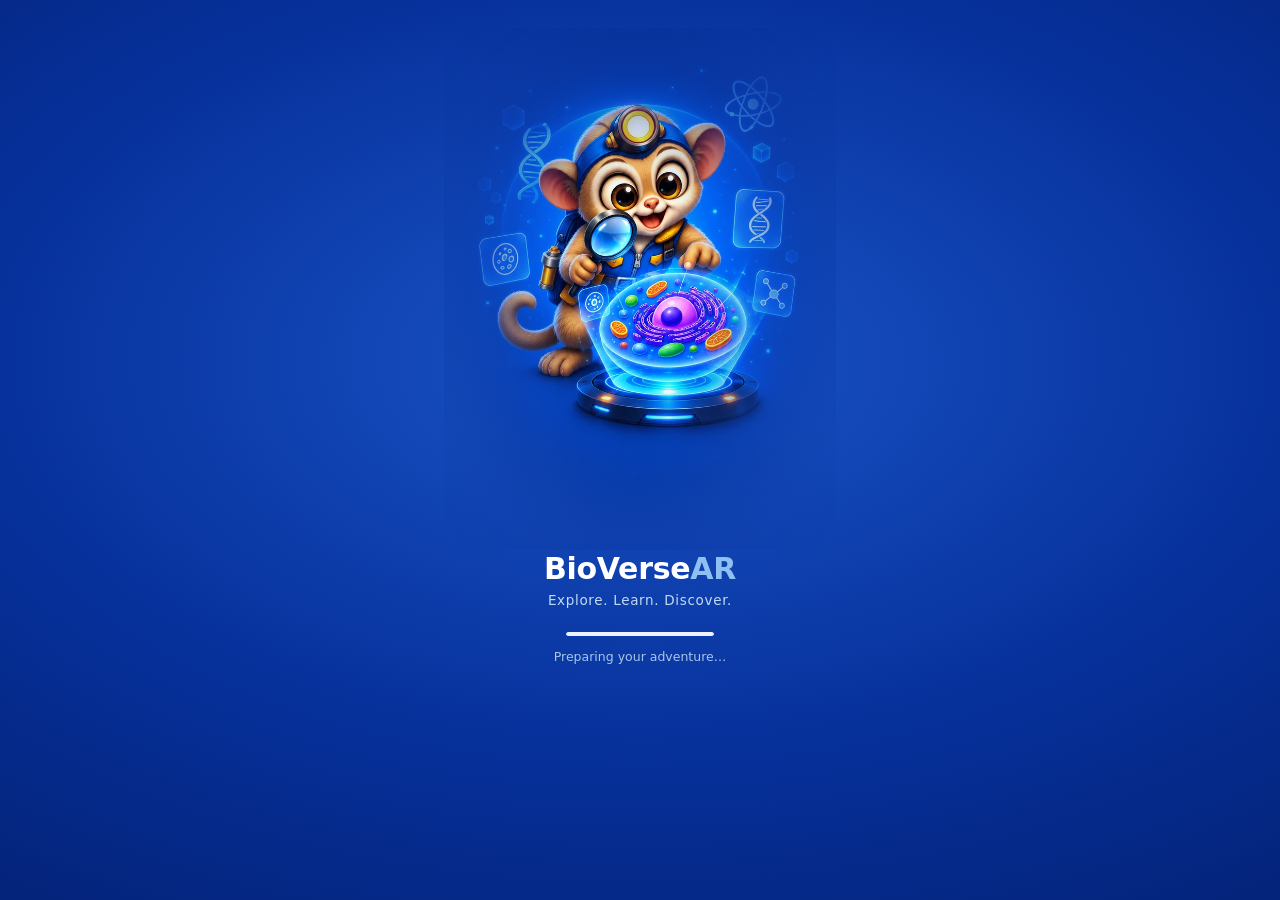
<file: progress.html>
<!DOCTYPE html>
<html lang="en">
<head>
  <meta charset="utf-8">
  <meta name="viewport" content="width=device-width, initial-scale=1, viewport-fit=cover">
  <meta name="theme-color" content="#185FA5">
  <title>BioVerseAR — Progress</title>
  <link rel="manifest" href="manifest.json">
  <link rel="icon" type="image/png" sizes="32x32" href="assets/icons/favicon-32.png">
  <link rel="apple-touch-icon" href="assets/icons/apple-touch-icon.png">
  <meta name="apple-mobile-web-app-capable" content="yes">
  <meta name="mobile-web-app-capable" content="yes">
  <meta name="apple-mobile-web-app-status-bar-style" content="default">
  <meta name="apple-mobile-web-app-title" content="BioVerseAR">
  <link rel="stylesheet" href="styles.css">
</head>
<body>
  <div class="app has-nav">
    <section class="pf-hero home-hero">
      <img class="pf-hero-bg" src="assets/splash/tarsier-hero-scene.webp" alt="" aria-hidden="true">
      <div class="pf-hero-card">
        <span class="home-hero-av" id="home-av" aria-hidden="true">?</span>
        <div class="pf-hero-info">
          <div class="pf-hero-name">Progress</div>
          <div class="pf-hero-class" id="hero-sub">Keep going — you're doing great!</div>
        </div>
      </div>
    </section>

    <div class="stat-row" style="margin-bottom:20px">
      <div class="stat amber"><div class="num" id="s-badges">0</div><div class="lbl">Badges</div></div>
      <div class="stat"><div class="num" id="s-done">0</div><div class="lbl">Topics done</div></div>
      <div class="stat"><div class="num" id="s-points">0</div><div class="lbl">Total points</div></div>
    </div>

    <h2 class="section-title">By topic</h2>
    <div id="prog-list"></div>

    <a class="btn secondary" href="leaderboard.html" style="margin-top:6px">View leaderboard</a>
    <div class="spacer-grow"></div>
  </div>

  <nav id="bottomnav"></nav>

  <script src="topics.js"></script>
  <script src="app.js"></script>
  <script>
  (function () {
    'use strict';
    if (!BV.requireAuth()) return;
    var $ = function (id) { return document.getElementById(id); };

    var stats = BV.overallStats();
    $('s-badges').textContent = stats.badges;
    $('s-done').textContent = stats.done;
    $('s-points').textContent = stats.points;
    $('hero-sub').textContent = stats.done + ' of ' + stats.total + ' topics done · ' + stats.points + ' pts';
    // Personalise the hero with the student's avatar (or their initial).
    var prof = BV.getProfile() || {}, avEl = $('home-av');
    var av = prof.avatar && BV.avatarSvg(prof.avatar);
    if (avEl) avEl.innerHTML = av || ((prof.alias || '?').trim()[0] || '?').toUpperCase();

    var list = $('prog-list');
    (window.TOPICS || []).forEach(function (t) {
      var item = document.createElement('div');
      item.className = 'prog-item';
      if (!t.ready) {
        item.innerHTML =
          '<div class="pi-head"><div class="pi-name">' + BV.escape(t.name) + '</div><div class="pi-pct muted">Soon</div></div>' +
          '<div class="pi-meta"><span>Coming soon</span></div>';
        list.appendChild(item); return;
      }
      var p = BV.topicProgress(t.id);
      var meta = p.attempted
        ? ['easy', 'medium', 'hard'].map(function (d) {
            var x = p.per[d], lbl = d.charAt(0).toUpperCase() + d.slice(1);
            return '<span>' + lbl + ' <b>' + (x ? (x.correct + '/' + x.total) : '—') + '</b></span>';
          }).join('') +
          (p.done ? '<span style="color:var(--accent);font-weight:700">★ Badge</span>' : '')
        : '<span>Not started yet</span>';
      item.innerHTML =
        '<div class="pi-head"><div class="pi-name">' + BV.escape(t.name) + '</div>' +
          '<div class="pi-pct' + (p.attempted ? '' : ' muted') + '">' + p.pct + '%</div></div>' +
        '<div class="pi-bar"><i style="width:' + p.pct + '%"></i></div>' +
        '<div class="pi-meta">' + meta + '</div>';
      list.appendChild(item);
    });

    BV.renderNav('progress');
  })();
  </script>
</body>
</html>
</file>
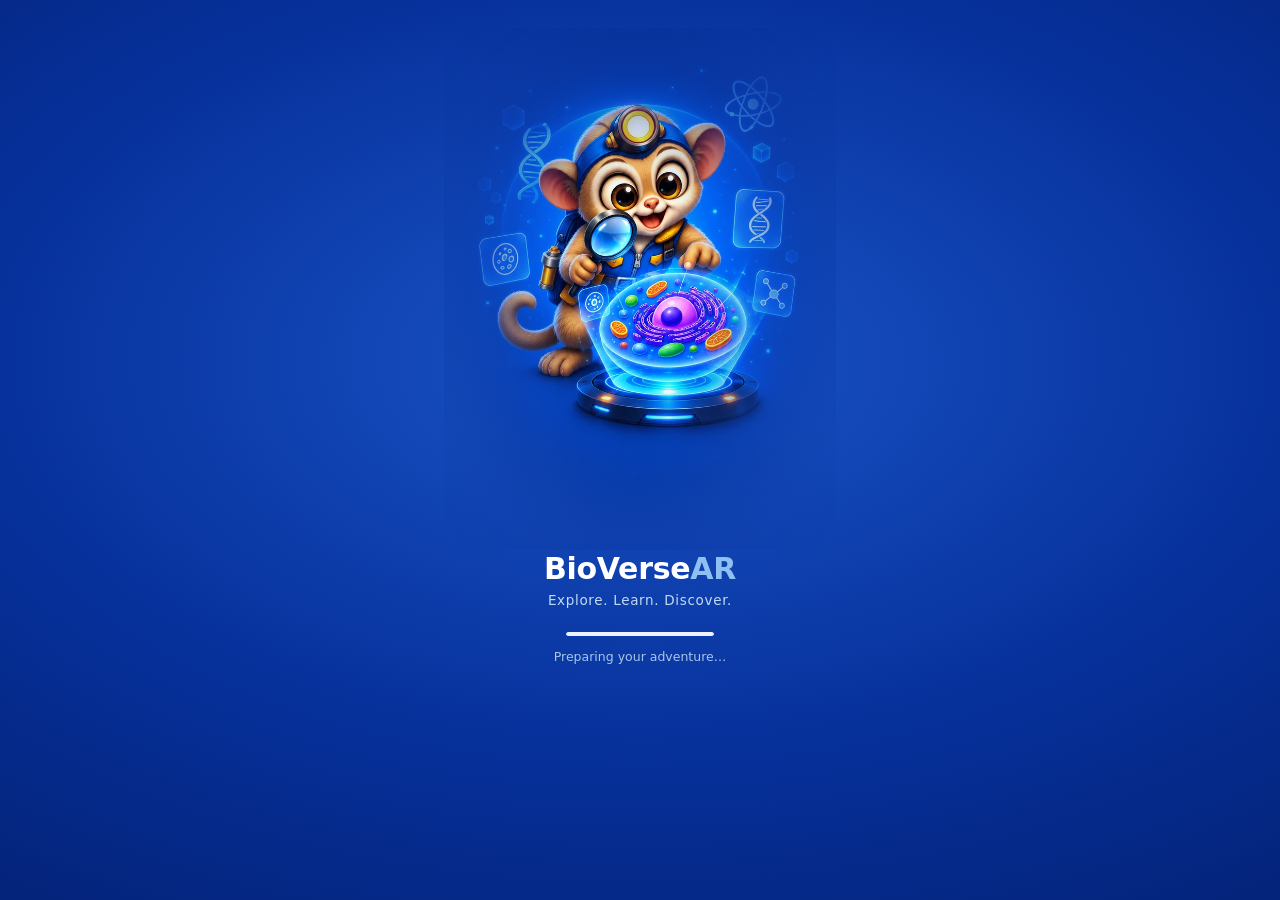
<file: quiz.html>
<!DOCTYPE html>
<html lang="en">
<head>
  <meta charset="utf-8">
  <meta name="viewport" content="width=device-width, initial-scale=1, viewport-fit=cover">
  <meta name="theme-color" content="#185FA5">
  <title>BioVerseAR — Quiz</title>
  <link rel="manifest" href="manifest.json">
  <link rel="icon" type="image/png" sizes="32x32" href="assets/icons/favicon-32.png">
  <link rel="apple-touch-icon" href="assets/icons/apple-touch-icon.png">
  <meta name="apple-mobile-web-app-capable" content="yes">
  <meta name="mobile-web-app-capable" content="yes">
  <meta name="apple-mobile-web-app-status-bar-style" content="default">
  <meta name="apple-mobile-web-app-title" content="BioVerseAR">
  <link rel="stylesheet" href="styles.css">
</head>
<body>
  <div class="app quiz-app">
    <div class="ar-head">
      <a class="iconbtn" id="exit" href="#" aria-label="Exit quiz">
        <svg viewBox="0 0 24 24" fill="none"><path d="M15 5l-7 7 7 7" stroke="currentColor" stroke-width="1.8" stroke-linecap="round" stroke-linejoin="round"/></svg>
      </a>
      <div class="title" id="quiz-title">Quiz</div>
      <div style="flex:1"></div>
      <div class="score-chip" id="score-chip" hidden>0 pts</div>
    </div>

    <!-- START -->
    <section id="start" class="card quiz-card">
      <div class="quiz-mode" id="start-mode">Pre-test</div>
      <h1 class="quiz-h" id="start-topic">Topic</h1>
      <p class="quiz-p" id="start-desc">Multiple choice. No penalty for wrong answers.</p>
      <button class="btn" id="start-btn" type="button">Start</button>
    </section>

    <!-- QUESTION -->
    <section id="game" hidden>
      <div class="q-progress"><div class="q-progress-bar" id="q-bar"></div></div>
      <div class="q-meta">
        <span id="q-count">Question 1 of 5</span>
        <div class="q-meta-right">
          <span class="q-diff" id="q-diff">Easy · 5 pts</span>
          <button class="q-flag" id="q-flag" type="button" aria-pressed="false" title="Flag this question for review">
            <svg viewBox="0 0 24 24" fill="none"><path d="M6 3v18M6 4h11l-2 3.5L17 11H6" stroke="currentColor" stroke-width="1.7" stroke-linecap="round" stroke-linejoin="round"/></svg>
          </button>
        </div>
      </div>
      <div class="q-text" id="q-text">?</div>
      <div class="q-options" id="q-options"></div>
    </section>

    <!-- RESULT -->
    <section id="result" class="card quiz-card" hidden>
      <img id="result-mascot" class="fx-mascot-lg" alt="" aria-hidden="true">
      <div class="result-ring" id="result-ring"><span id="result-score">0</span><small>pts</small></div>
      <h1 class="quiz-h" id="result-h">Nice work!</h1>
      <p class="quiz-p" id="result-sub">You answered 0 of 0 correctly.</p>
      <div class="badge-earned" id="badge-earned" hidden></div>
      <button class="btn" id="done-btn" type="button">Back to topic</button>
      <a class="btn secondary" id="review-btn" href="#">Review answers</a>
      <button class="btn secondary" id="retake-btn" type="button">Retake</button>
    </section>
  </div>

  <!-- Celebration FX (Duolingo-style): confetti + slide-up feedback banner -->
  <canvas class="fx-confetti" id="fx-cv" aria-hidden="true"></canvas>
  <div class="fx-banner" id="fx-banner" role="status" aria-live="polite" style="display:none">
    <div class="fx-row">
      <img class="fx-mascot" id="fx-mascot" alt="" aria-hidden="true">
      <div class="fx-msg"><div class="fx-title" id="fx-title"></div><div class="fx-sub" id="fx-sub"></div></div>
    </div>
    <button class="fx-explain-toggle" id="fx-explain-toggle" type="button" hidden>See explanation<span class="chev" aria-hidden="true">⌄</span></button>
    <div class="fx-explain" id="fx-explain" hidden></div>
    <button class="btn" id="next-btn" type="button">Continue</button>
  </div>

  <script src="assets/vendor/supabase.min.js"></script>
  <script src="topics.js"></script>
  <script src="questions.js"></script>
  <script src="config.js"></script>
  <script src="app.js"></script>
  <script src="assets/vendor/gsap.min.js"></script>
  <script>
  (function () {
    'use strict';
    var profile = BV.requireAuth(); if (!profile) return;

    var params = new URLSearchParams(location.search);
    var t = BV.topic(params.get('topic'));
    var dParam = params.get('diff');
    var diff = (dParam === 'medium' || dParam === 'hard') ? dParam : 'easy';
    var quiz = t && window.QUIZZES && window.QUIZZES[t.id];
    var pool = quiz && quiz[diff];
    if (!t || !t.ready || !pool || !pool.length) { location.replace('dashboard.html'); return; }

    var P = window.QUIZ_POINTS, PTS = P[diff] || 0, QUIZ_N = 10;
    // Each attempt draws a fresh random 10 from the 50-question pool (replayable).
    function sample(arr, n) {
      var a = arr.slice();
      for (var i = a.length - 1; i > 0; i--) { var j = Math.floor(Math.random() * (i + 1)); var tmp = a[i]; a[i] = a[j]; a[j] = tmp; }
      return a.slice(0, Math.min(n, a.length));
    }
    var Q = sample(pool, QUIZ_N);
    var CF = window.QUIZ_CORRECT_FEEDBACK || ['Correct!'];
    var WF = window.QUIZ_WRONG_FEEDBACK || ['Not quite.'];
    function pick(a) { return a[Math.floor(Math.random() * a.length)]; }
    function cap(s) { return s.charAt(0).toUpperCase() + s.slice(1); }
    var idx = 0, score = 0, correctCount = 0, answers = [], shownAt = 0, streak = 0, maxStreak = 0, flagged = {};
    var diffLabel = cap(diff);

    var $ = function (id) { return document.getElementById(id); };
    var GS = (typeof gsap !== 'undefined');
    var REDUCE = matchMedia('(prefers-reduced-motion: reduce)').matches;
    var DUO = ['#58CC02', '#1CB0F6', '#FFC800', '#FF4B4B'];

    document.getElementById('exit').href = 'topic.html?topic=' + encodeURIComponent(t.id);
    $('quiz-title').textContent = t.name;
    $('start-mode').textContent = diffLabel + ' · ' + PTS + ' pts each';
    $('start-topic').textContent = t.name;
    $('start-desc').textContent = Q.length + ' questions · drawn from a bank of ' + pool.length + ' · no penalty for wrong answers.';

    /* ---------- celebration effects ---------- */
    var cv = $('fx-cv'), ctx = cv.getContext('2d'), parts = [], raf = null, dpr = Math.min(window.devicePixelRatio || 1, 2);
    function fitCv() { cv.width = innerWidth * dpr; cv.height = innerHeight * dpr; ctx.setTransform(dpr, 0, 0, dpr, 0, 0); }
    addEventListener('resize', fitCv); fitCv();
    function confettiTick() {
      ctx.clearRect(0, 0, innerWidth, innerHeight);
      parts = parts.filter(function (p) { return p.life > 0; });
      parts.forEach(function (p) {
        p.vy += 0.16; p.x += p.vx; p.y += p.vy; p.rot += p.vr; p.life--;
        ctx.save(); ctx.translate(p.x, p.y); ctx.rotate(p.rot);
        ctx.globalAlpha = Math.max(0, Math.min(1, p.life / 22));
        ctx.fillStyle = p.c; ctx.fillRect(-p.s / 2, -p.s / 2, p.s, p.s * 0.55); ctx.restore();
      });
      raf = parts.length ? requestAnimationFrame(confettiTick) : null;
    }
    function confetti(n, power, originY) {
      if (REDUCE) return;
      var cx = innerWidth / 2, cy = innerHeight * (originY || 0.32);
      for (var i = 0; i < n; i++) {
        var a = Math.random() * Math.PI * 2, sp = power * (0.35 + Math.random());
        parts.push({ x: cx, y: cy, vx: Math.cos(a) * sp, vy: Math.sin(a) * sp - power * 0.55,
          vr: (Math.random() - 0.5) * 0.4, rot: Math.random() * 6, s: 5 + Math.random() * 6,
          c: DUO[i % DUO.length], life: 55 + Math.random() * 30 });
      }
      if (!raf) raf = requestAnimationFrame(confettiTick);
    }
    function clearConfetti() { parts = []; if (raf) { cancelAnimationFrame(raf); raf = null; } ctx.clearRect(0, 0, innerWidth, innerHeight); }
    function buzz(p) { try { navigator.vibrate && navigator.vibrate(p); } catch (e) {} }

    // Banner slide is CSS-driven (a class toggle) so the Continue button inside it is
    // always reachable even if the animation engine ever fails to run.
    function showBanner(kind, icon, title, sub, lastQ) {
      var b = $('fx-banner');
      b.className = 'fx-banner ' + kind;
      $('fx-mascot').src = 'assets/mascot/tarsier-' + (icon === 'check' ? 'correct' : 'wrong') + '.png';
      $('fx-title').textContent = title;
      $('fx-sub').textContent = sub || '';
      $('next-btn').textContent = lastQ ? 'See results' : 'Continue';
      b.style.display = 'block';
      requestAnimationFrame(function () { b.classList.add('up'); });
    }
    function hideBannerNow() {
      var b = $('fx-banner');
      b.classList.remove('up'); b.style.display = 'none';
      $('fx-explain').hidden = true; $('fx-explain-toggle').classList.remove('open');
    }
    // Optional per-question explanation: from the question itself or the shared map.
    function explanationFor(q) {
      return q.explanation || (window.QUIZ_EXPLANATIONS && window.QUIZ_EXPLANATIONS[q.id]) || '';
    }
    function setupExplain(q) {
      var tog = $('fx-explain-toggle'), box = $('fx-explain');
      tog.classList.remove('open'); box.hidden = true;
      var e = explanationFor(q);
      if (e) { box.textContent = e; tog.hidden = false; } else { tog.hidden = true; }
    }

    function popCorrect(el) {
      el.classList.add('correct');
      if (GS && !REDUCE) gsap.fromTo(el, { scale: 1 }, { scale: 1.05, duration: 0.16, ease: 'power2.out', yoyo: true, repeat: 1, clearProps: 'transform' });
    }
    function shakeWrong(el) {
      el.classList.add('wrong');
      if (GS && !REDUCE) gsap.fromTo(el, { x: 0 }, { keyframes: [{ x: -7 }, { x: 7 }, { x: -5 }, { x: 5 }, { x: 0 }], duration: 0.45, ease: 'power2.out', clearProps: 'transform' });
    }
    function bumpScore() {
      if (GS && !REDUCE) gsap.fromTo($('score-chip'), { scale: 1 }, { scale: 1.18, duration: 0.16, ease: 'back.out(3)', yoyo: true, repeat: 1, clearProps: 'transform' });
    }
    function countUp(el, to, suffix) {
      suffix = suffix || '';
      if (!GS || REDUCE) { el.textContent = to + suffix; return; }
      var o = { v: parseInt(el.textContent, 10) || 0 };
      gsap.to(o, { v: to, duration: 0.6, ease: 'power1.out', onUpdate: function () { el.textContent = Math.round(o.v) + suffix; } });
    }

    /* ---------- quiz flow ---------- */
    $('start-btn').addEventListener('click', function () {
      $('start').hidden = true; $('game').hidden = false; $('score-chip').hidden = false;
      renderQuestion();
    });

    function renderQuestion() {
      hideBannerNow(); clearConfetti();
      var q = Q[idx];
      $('q-bar').style.width = ((idx) / Q.length * 100) + '%';
      $('q-count').textContent = 'Question ' + (idx + 1) + ' of ' + Q.length;
      $('q-diff').textContent = diffLabel + ' · ' + PTS + ' pts';
      var fq = $('q-flag'), isF = !!flagged[q.id];
      fq.classList.toggle('on', isF); fq.setAttribute('aria-pressed', isF ? 'true' : 'false');
      $('q-text').textContent = q.q;

      var host = $('q-options'); host.innerHTML = '';
      q.options.forEach(function (opt, i) {
        var b = document.createElement('button');
        b.type = 'button'; b.className = 'q-opt';
        b.innerHTML = '<span class="q-letter">' + 'ABCD'[i] + '</span><span>' + BV.escape(opt) + '</span>';
        b.addEventListener('click', function () { choose(i); });
        host.appendChild(b);
      });
      // y-only (never animates opacity) so an option can never end up invisible
      if (GS && !REDUCE) gsap.from('#q-options .q-opt', { y: 10, duration: 0.3, stagger: 0.04, ease: 'power2.out' });
      shownAt = new Date().getTime();
    }

    function choose(chosen) {
      var q = Q[idx];
      var ms = new Date().getTime() - shownAt;
      var opts = $('q-options').querySelectorAll('.q-opt');
      opts.forEach(function (b, i) {
        b.disabled = true;
        if (i === q.correct) popCorrect(b);
        if (i === chosen && chosen !== q.correct) shakeWrong(b);
      });
      var right = chosen === q.correct;
      if (right) { score += PTS; correctCount++; }
      answers.push({ qId: q.id, chosen: chosen, correct: right, ms: ms });

      countUp($('score-chip'), score, ' pts'); bumpScore();
      var lastQ = (idx === Q.length - 1);
      setupExplain(q);
      if (right) {
        streak++; if (streak > maxStreak) maxStreak = streak;
        buzz(30); confetti(46, 6.5, 0.34);
        var sub = '+' + PTS + ' points' + (streak >= 2 ? '   ·   🔥 ' + streak + ' in a row' : '');
        showBanner('ok', 'check', pick(CF), sub, lastQ);
      } else {
        streak = 0;
        buzz([40, 40, 40]);
        showBanner('bad', 'cross', pick(WF), 'The correct answer is: ' + q.options[q.correct], lastQ);
      }
    }

    $('next-btn').addEventListener('click', function () {
      idx++;
      if (idx < Q.length) renderQuestion(); else finish();
    });

    $('q-flag').addEventListener('click', function () {
      var q = Q[idx];
      if (flagged[q.id]) delete flagged[q.id]; else flagged[q.id] = true;
      var on = !!flagged[q.id];
      this.classList.toggle('on', on); this.setAttribute('aria-pressed', on ? 'true' : 'false');
    });

    $('fx-explain-toggle').addEventListener('click', function () {
      var box = $('fx-explain');
      box.hidden = !box.hidden;
      this.classList.toggle('open', !box.hidden);
    });

    function finish() {
      hideBannerNow(); clearConfetti();
      var maxPts = Q.length * PTS;
      var passed = maxPts ? (score >= maxPts * 0.6) : false;
      // Total "thinking time" = sum of per-question answer times. Powers the
      // leaderboard's speed tie-break (faster wins when scores are equal).
      var timeMs = answers.reduce(function (s, a) { return s + (a.ms || 0); }, 0);
      var attempt = { diff: diff, score: score, max: maxPts, correct: correctCount, total: Q.length,
                      answers: answers, flagged: Object.keys(flagged), at: new Date().toISOString(), time_ms: timeMs };
      BV.saveAttempt(t.id, diff, attempt);
      BV.stashReview(t.id, diff, attempt);
      $('review-btn').href = 'review.html?topic=' + encodeURIComponent(t.id) + '&diff=' + diff;

      // Earn the topic badge by passing (60%+) any difficulty.
      var newlyEarned = false;
      if (passed && !BV.hasBadge(t.id)) { BV.awardBadge(t.id); newlyEarned = true; }

      $('game').hidden = true; $('result').hidden = false; $('score-chip').hidden = true;
      $('result-mascot').src = 'assets/mascot/tarsier-celebrate.png';
      $('result-h').textContent = passed ? 'Great work!' : 'Quiz complete!';
      $('result-score').textContent = '0'; countUp($('result-score'), score, '');
      $('result-sub').textContent = 'You answered ' + correctCount + ' of ' + Q.length + ' correctly (' + score + ' / ' + maxPts + ' pts).' + (maxStreak >= 3 ? '  Best streak: 🔥 ' + maxStreak + '.' : '');

      var badgeShown = false;
      if (newlyEarned || BV.hasBadge(t.id)) {
        var be = $('badge-earned'); be.hidden = false; badgeShown = true;
        be.innerHTML = (newlyEarned ? '🏅 Badge earned: ' : '🏅 Badge: ') + '<strong>' + BV.escape(t.badge) + '</strong>';
      }

      if (GS && !REDUCE) {
        gsap.from('#result-mascot', { scale: 0.4, rotation: -8, duration: 0.6, ease: 'back.out(2.2)' });
        gsap.from('#result-ring', { scale: 0.7, opacity: 0, duration: 0.6, ease: 'back.out(2)' });
        gsap.from(['#result-h', '#result-sub'], { y: 12, opacity: 0, duration: 0.45, stagger: 0.08, ease: 'power3.out', delay: 0.15 });
        if (badgeShown) gsap.from('#badge-earned', { scale: 0.6, opacity: 0, duration: 0.6, ease: 'back.out(2)', delay: 0.45 });
      }
      confetti(90, 8.5, 0.4);
      buzz(newlyEarned ? [30, 60, 30] : 30);
    }

    $('done-btn').addEventListener('click', function () { location.href = 'topic.html?topic=' + encodeURIComponent(t.id); });
    $('retake-btn').addEventListener('click', function () {
      idx = 0; score = 0; correctCount = 0; answers = []; streak = 0; maxStreak = 0; flagged = {};
      Q = sample(pool, QUIZ_N); // fresh random 10 on every retake
      clearConfetti(); hideBannerNow();
      $('result').hidden = true; $('game').hidden = false; $('score-chip').hidden = false;
      $('score-chip').textContent = '0 pts';
      renderQuestion();
    });
  })();
  </script>
</body>
</html>
</file>
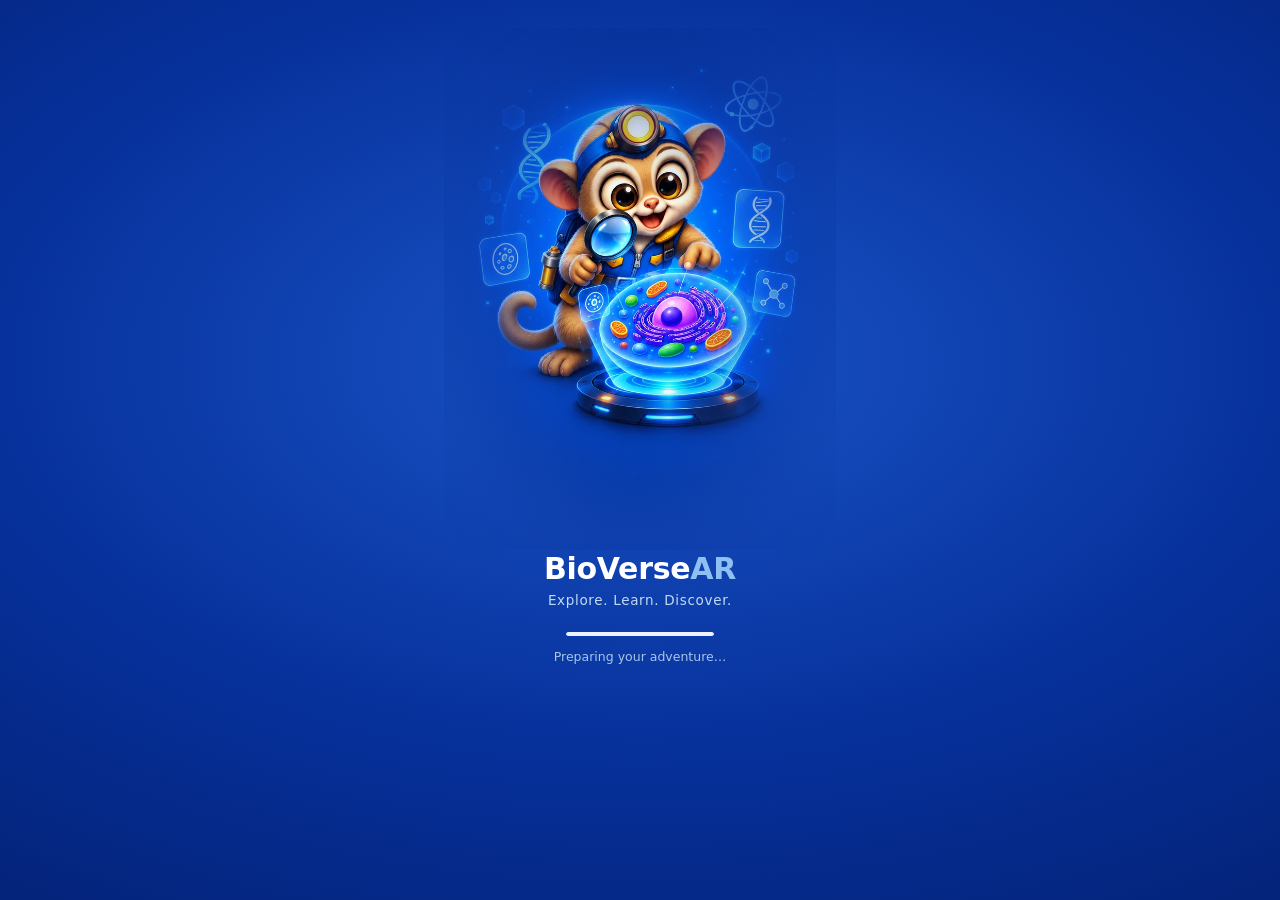
<file: review.html>
<!DOCTYPE html>
<html lang="en">
<head>
  <meta charset="utf-8">
  <meta name="viewport" content="width=device-width, initial-scale=1, viewport-fit=cover">
  <meta name="theme-color" content="#185FA5">
  <title>BioVerseAR — Review</title>
  <link rel="manifest" href="manifest.json">
  <link rel="icon" type="image/png" sizes="32x32" href="assets/icons/favicon-32.png">
  <link rel="apple-touch-icon" href="assets/icons/apple-touch-icon.png">
  <meta name="apple-mobile-web-app-capable" content="yes">
  <meta name="mobile-web-app-capable" content="yes">
  <meta name="apple-mobile-web-app-status-bar-style" content="default">
  <meta name="apple-mobile-web-app-title" content="BioVerseAR">
  <link rel="stylesheet" href="styles.css">
</head>
<body>
  <div class="app">
    <div class="ar-head">
      <a class="iconbtn" id="back" href="dashboard.html" aria-label="Back to topic">
        <svg viewBox="0 0 24 24" fill="none"><path d="M15 5l-7 7 7 7" stroke="currentColor" stroke-width="1.8" stroke-linecap="round" stroke-linejoin="round"/></svg>
      </a>
      <div class="title" id="rv-title">Review</div>
    </div>

    <div class="rv-summary" id="rv-summary"></div>

    <div class="rv-filter" id="rv-filter" hidden>
      <button class="rv-chip on" data-f="all" type="button">All</button>
      <button class="rv-chip" data-f="wrong" type="button">Incorrect</button>
      <button class="rv-chip" data-f="flag" type="button">Flagged</button>
    </div>

    <div class="rv-list" id="rv-list"></div>

    <a class="btn secondary" id="retake" href="#" style="margin-top:6px">Retake quiz</a>
    <div class="spacer-grow"></div>
  </div>

  <script src="topics.js"></script>
  <script src="questions.js"></script>
  <script src="app.js"></script>
  <script>
  (function () {
    'use strict';
    var profile = BV.requireAuth(); if (!profile) return;
    var $ = function (id) { return document.getElementById(id); };

    var params = new URLSearchParams(location.search);
    var t = BV.topic(params.get('topic'));
    var dParam = params.get('diff');
    var diff = (dParam === 'medium' || dParam === 'hard') ? dParam : 'easy';
    var quiz = t && window.QUIZZES && window.QUIZZES[t.id];
    var pool = quiz && quiz[diff];
    // Prefer the just-finished attempt (session snapshot); fall back to the saved best.
    var attempt = t ? (BV.getReview(t.id, diff) || BV.getAttempts(t.id)[diff]) : null;
    if (!t || !pool || !attempt || !attempt.answers) { location.replace('dashboard.html'); return; }

    document.title = 'BioVerseAR — Review';
    $('rv-title').textContent = t.name + ' · review';
    $('back').href = 'topic.html?topic=' + encodeURIComponent(t.id);
    $('retake').href = 'quiz.html?topic=' + encodeURIComponent(t.id) + '&diff=' + diff;

    var byId = {}; pool.forEach(function (q) { byId[q.id] = q; });
    var flagged = {}; (attempt.flagged || []).forEach(function (id) { flagged[id] = true; });
    var nFlag = (attempt.flagged || []).length;
    var diffLabel = diff.charAt(0).toUpperCase() + diff.slice(1);

    $('rv-summary').innerHTML =
      '<div class="rv-sum-top"><span class="rv-mode">' + diffLabel + '</span>' +
        '<span class="rv-score">' + attempt.score + ' / ' + attempt.max + ' pts</span></div>' +
      '<div class="rv-sum-sub">' + attempt.correct + ' of ' + attempt.total + ' correct' +
        (nFlag ? ' · ' + nFlag + ' flagged' : '') + '</div>';

    var FLAG = '<svg viewBox="0 0 24 24" fill="none"><path d="M6 3v18M6 4h11l-2 3.5L17 11H6" stroke="currentColor" stroke-width="1.7" stroke-linecap="round" stroke-linejoin="round"/></svg>';
    var list = $('rv-list');

    attempt.answers.forEach(function (ans, i) {
      var q = byId[ans.qId]; if (!q) return;
      var isFlag = !!flagged[ans.qId];
      var opts = q.options.map(function (opt, oi) {
        var cls = 'rv-opt';
        var tag = '';
        if (oi === q.correct) { cls += ' correct'; tag = '<span class="rv-tag ok">✓</span>'; }
        else if (oi === ans.chosen) { cls += ' wrong'; tag = '<span class="rv-tag no">✗</span>'; }
        return '<div class="' + cls + '"><span class="rv-letter">' + 'ABCD'[oi] + '</span><span class="rv-opt-text">' + BV.escape(opt) + '</span>' + tag + '</div>';
      }).join('');
      var expl = q.explanation || (window.QUIZ_EXPLANATIONS && window.QUIZ_EXPLANATIONS[q.id]) || '';
      var item = document.createElement('div');
      item.className = 'rv-item';
      item.setAttribute('data-correct', ans.correct ? '1' : '0');
      item.setAttribute('data-flag', isFlag ? '1' : '0');
      item.innerHTML =
        '<div class="rv-q-head"><span class="rv-num ' + (ans.correct ? 'ok' : 'no') + '">' + (i + 1) + '</span>' +
          '<span class="rv-q-text">' + BV.escape(q.q) + '</span>' +
          (isFlag ? '<span class="rv-flag" title="Flagged">' + FLAG + '</span>' : '') + '</div>' +
        '<div class="rv-opts">' + opts + '</div>' +
        (expl ? '<div class="rv-expl"><strong>Why:</strong> ' + BV.escape(expl) + '</div>' : '');
      list.appendChild(item);
    });

    // filter chips (only show if there is something to filter)
    if (attempt.correct < attempt.total || nFlag) {
      $('rv-filter').hidden = false;
      $('rv-filter').addEventListener('click', function (e) {
        var b = e.target.closest('.rv-chip'); if (!b) return;
        var f = b.getAttribute('data-f');
        [].forEach.call(this.children, function (c) { c.classList.toggle('on', c === b); });
        [].forEach.call(list.children, function (it) {
          var show = f === 'all' || (f === 'wrong' && it.getAttribute('data-correct') === '0') || (f === 'flag' && it.getAttribute('data-flag') === '1');
          it.style.display = show ? '' : 'none';
        });
      });
    }
  })();
  </script>
</body>
</html>
</file>
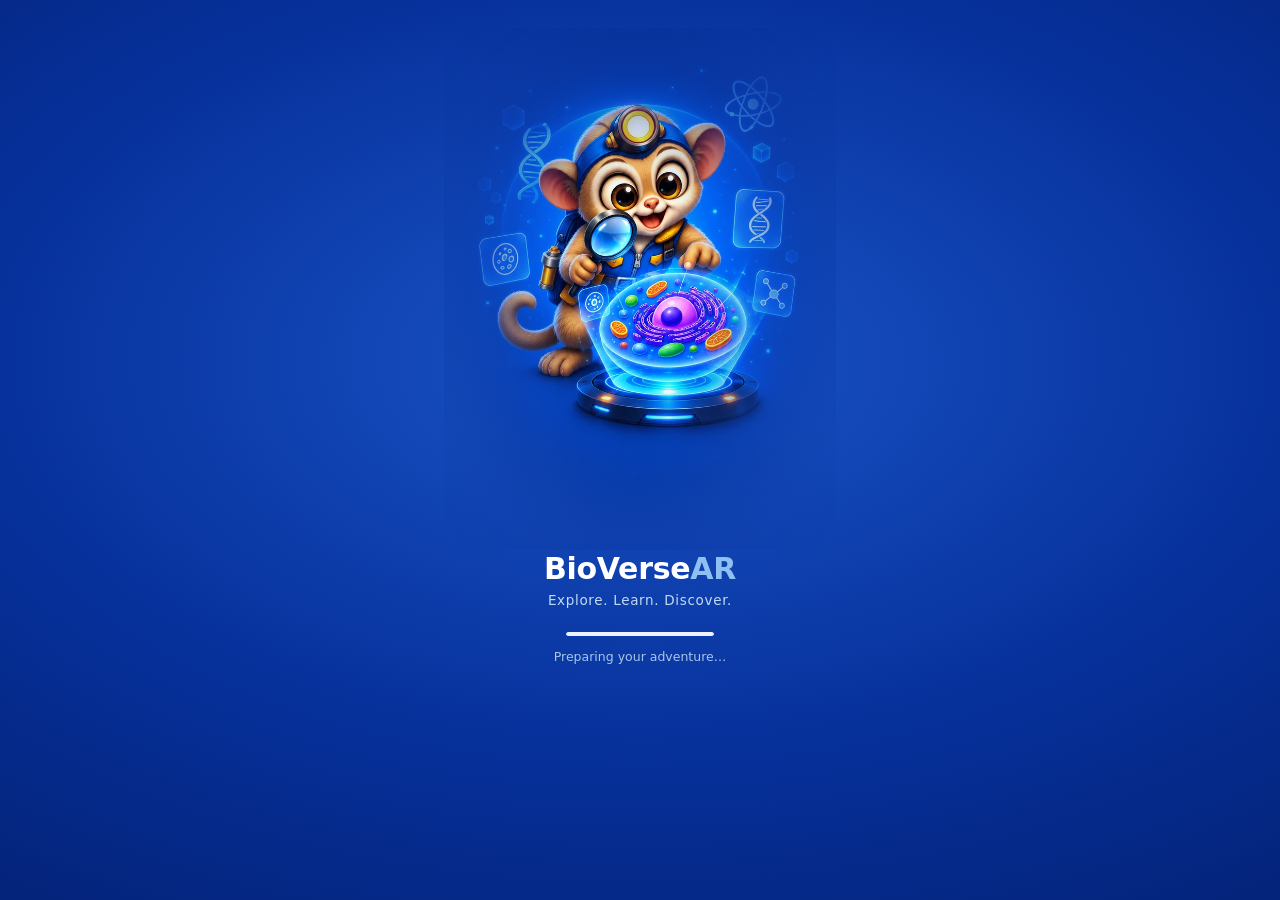
<file: teacher.html>
<!DOCTYPE html>
<html lang="en">
<head>
  <meta charset="utf-8">
  <meta name="viewport" content="width=device-width, initial-scale=1, viewport-fit=cover">
  <meta name="theme-color" content="#185FA5">
  <title>BioVerseAR — Teacher</title>
  <link rel="manifest" href="manifest.json">
  <link rel="icon" type="image/png" sizes="32x32" href="assets/icons/favicon-32.png">
  <link rel="apple-touch-icon" href="assets/icons/apple-touch-icon.png">
  <meta name="apple-mobile-web-app-capable" content="yes">
  <meta name="mobile-web-app-capable" content="yes">
  <meta name="apple-mobile-web-app-status-bar-style" content="default">
  <meta name="apple-mobile-web-app-title" content="BioVerseAR">
  <link rel="stylesheet" href="styles.css">
</head>
<body>
  <div class="app has-nav tapp">

    <!-- ============ DASHBOARD ============ -->
    <section id="view-dashboard" class="tview">
      <header class="t-hero">
        <div class="t-hero-txt">
          <p class="t-hello" id="t-greeting">Welcome,</p>
          <h1 class="t-hero-name" id="t-name">Teacher</h1>
          <p class="t-hero-sub">Manage your classes and monitor student progress.</p>
        </div>
        <img class="t-hero-mascot" src="assets/mascot/tarsier-correct.png" alt="" aria-hidden="true">
      </header>

      <div class="t-stats" id="dash-stats" role="list" aria-label="Overview"></div>

      <div class="t-sec-head">
        <h2 class="section-title">My Classes</h2>
        <button class="btn t-create-btn" id="open-create" type="button">
          <svg viewBox="0 0 24 24" fill="none" aria-hidden="true"><path d="M12 5v14M5 12h14" stroke="currentColor" stroke-width="2" stroke-linecap="round"/></svg>
          Create Class
        </button>
      </div>
      <div id="dash-classes"></div>

      <h2 class="section-title">Quick Actions</h2>
      <div class="t-quick" id="dash-quick"></div>

      <h2 class="section-title" id="dash-hi-title">Highlights</h2>
      <div id="dash-highlights"></div>
    </section>

    <!-- ============ STUDENTS ============ -->
    <section id="view-students" class="tview" hidden>
      <header class="t-viewhead"><h1 class="page-h">Students</h1><p class="pf-sub">See who's doing well and who needs help.</p></header>
      <div class="t-classpick" id="students-pick" role="tablist" aria-label="Choose a class"></div>
      <div class="t-classbar" id="students-classbar"></div>
      <div class="t-searchrow">
        <div class="t-search">
          <svg viewBox="0 0 24 24" fill="none" aria-hidden="true"><circle cx="11" cy="11" r="7" stroke="currentColor" stroke-width="1.7"/><path d="M20 20l-3.5-3.5" stroke="currentColor" stroke-width="1.7" stroke-linecap="round"/></svg>
          <input id="stu-search" type="search" placeholder="Search by name or username…" aria-label="Search students" autocomplete="off">
        </div>
        <select id="stu-filter" class="t-filter" aria-label="Filter students">
          <option value="all">All</option>
          <option value="top">Top (70%+)</option>
          <option value="help">Needs help (&lt;50%)</option>
          <option value="none">Not started</option>
        </select>
      </div>
      <div id="students-list"></div>
    </section>

    <!-- ============ ANALYTICS ============ -->
    <section id="view-analytics" class="tview" hidden>
      <header class="t-viewhead"><h1 class="page-h">Analytics</h1><p class="pf-sub">How your class is performing.</p></header>
      <div class="t-classpick" id="analytics-pick" role="tablist" aria-label="Choose a class"></div>
      <div class="t-classbar" id="analytics-classbar"></div>
      <div id="analytics-body"></div>
    </section>

    <!-- ============ PROFILE ============ -->
    <section id="view-profile" class="tview" hidden>
      <header class="t-viewhead"><h1 class="page-h">Profile</h1><p class="pf-sub">Your account and preferences.</p></header>
      <div id="profile-body"></div>
    </section>

    <div class="spacer-grow"></div>
  </div>

  <nav id="bottomnav" class="bottomnav" aria-label="Teacher navigation"></nav>

  <!-- Create-class modal -->
  <div class="modal-ov" id="create-modal" hidden>
    <div class="modal-card" role="dialog" aria-modal="true" aria-labelledby="create-title">
      <button class="modal-x" id="create-close" type="button" aria-label="Close">&times;</button>
      <h3 id="create-title">Create a class</h3>
      <p class="modal-desc">A join code is generated automatically — share it with your students.</p>
      <form id="create-form" novalidate>
        <div class="field"><label for="c-name">Class name</label>
          <input id="c-name" type="text" maxlength="40" placeholder="e.g. Grade 7 - Rizal" autocomplete="off"></div>
        <div class="form-msg" id="create-msg"></div>
        <button class="btn" type="submit">Create class</button>
      </form>
      <div id="create-done" hidden>
        <div class="t-created">
          <div class="t-created-ic" aria-hidden="true">✓</div>
          <p>Class created! Share this code:</p>
          <div class="t-created-code"><b id="created-code">—</b><button class="t-copy" id="created-copy" type="button">Copy</button></div>
          <button class="btn secondary" id="created-qr" type="button">Show QR code</button>
        </div>
      </div>
    </div>
  </div>

  <!-- Join-by-QR modal -->
  <div class="modal-ov" id="qr-modal" hidden>
    <div class="modal-card" role="dialog" aria-modal="true" aria-labelledby="qr-title">
      <button class="modal-x" id="qr-close" type="button" aria-label="Close">&times;</button>
      <h3 id="qr-title">Join by QR</h3>
      <p class="modal-desc">Students scan this with their phone camera to sign up and join the class automatically.</p>
      <div class="qr-box" id="qr-box"></div>
      <div class="qr-code-line">Class code: <b id="qr-code">—</b></div>
      <button class="btn secondary" id="qr-copylink" type="button">Copy join link</button>
    </div>
  </div>

  <script src="assets/vendor/supabase.min.js"></script>
  <script src="assets/vendor/qrcode.min.js"></script>
  <script src="topics.js"></script>
  <script src="config.js"></script>
  <script src="app.js"></script>
  <script>
  (function () {
    'use strict';
    var profile = BV.requireTeacher(); if (!profile) return;
    var $ = function (id) { return document.getElementById(id); };
    var esc = BV.escape;
    var TOPICS = (window.TOPICS || []).filter(function (t) { return t.ready; });
    var TN = Math.max(1, TOPICS.length);

    // ---- state ----
    var classes = [];          // [{id, code, name, student_count}]
    var classData = {};        // code -> { students:[...], loaded:true }
    var currentCode = null;    // selected class for Students / Analytics
    var loaded = false;
    var activity = [];        // recent attempts WITH timestamps (Phase 2 RPC)
    var topScore = null;      // highest single-quiz % (Phase 2 RPC)

    // ---- greeting + teacher name ----
    (function () {
      var h = new Date().getHours();
      $('t-greeting').textContent = (h < 12 ? 'Good morning,' : h < 18 ? 'Good afternoon,' : 'Good evening,');
      $('t-name').textContent = (profile.fullName || profile.alias || 'Teacher') + ' 👋';
    })();

    // ---- bottom nav ----
    var NAVICON = {
      dashboard: '<svg viewBox="0 0 24 24" fill="none"><path d="M4 11l8-6 8 6M6 10v9h4v-5h4v5h4v-9" stroke="currentColor" stroke-width="1.7" stroke-linecap="round" stroke-linejoin="round"/></svg>',
      students: '<svg viewBox="0 0 24 24" fill="none"><circle cx="9" cy="8" r="3.2" stroke="currentColor" stroke-width="1.7"/><path d="M3.5 19c0-3 2.5-5 5.5-5s5.5 2 5.5 5M16 5.2a3 3 0 010 5.9M18 13.5c2.2.4 3.8 1.9 3.8 4.2" stroke="currentColor" stroke-width="1.7" stroke-linecap="round"/></svg>',
      analytics: '<svg viewBox="0 0 24 24" fill="none"><path d="M5 20V10M12 20V4M19 20v-7" stroke="currentColor" stroke-width="2" stroke-linecap="round"/></svg>',
      profile: '<svg viewBox="0 0 24 24" fill="none"><circle cx="12" cy="8" r="3.5" stroke="currentColor" stroke-width="1.7"/><path d="M5 20c0-3.3 3.1-5.5 7-5.5s7 2.2 7 5.5" stroke="currentColor" stroke-width="1.7" stroke-linecap="round"/></svg>'
    };
    var NAV = [
      { id: 'dashboard', label: 'Dashboard' },
      { id: 'students', label: 'Students' },
      { id: 'analytics', label: 'Analytics' },
      { id: 'profile', label: 'Profile' }
    ];
    function renderNav(active) {
      $('bottomnav').innerHTML = NAV.map(function (it) {
        var on = it.id === active;
        return '<button class="navitem' + (on ? ' on' : '') + '" type="button" data-view="' + it.id + '"' + (on ? ' aria-current="page"' : '') + '>' +
               NAVICON[it.id] + '<span>' + it.label + '</span></button>';
      }).join('');
    }
    $('bottomnav').addEventListener('click', function (e) {
      var b = e.target.closest('.navitem'); if (!b) return;
      showView(b.getAttribute('data-view'));
    });

    var VIEWS = ['dashboard', 'students', 'analytics', 'profile'];
    function showView(name) {
      VIEWS.forEach(function (v) { $('view-' + v).hidden = (v !== name); });
      renderNav(name);
      window.scrollTo(0, 0);
      if (name === 'students') renderStudents();
      else if (name === 'analytics') renderAnalytics();
      else if (name === 'profile') renderProfile();
      else if (name === 'dashboard') renderDashboard();
    }

    // ---- helpers ----
    function copyText(text, btn) {
      function ok() { if (btn) { var o = btn.textContent; btn.textContent = 'Copied!'; setTimeout(function () { btn.textContent = o; }, 1200); } }
      if (navigator.clipboard && navigator.clipboard.writeText) navigator.clipboard.writeText(text).then(ok, function () {});
      else { try { var ta = document.createElement('textarea'); ta.value = text; document.body.appendChild(ta); ta.select(); document.execCommand('copy'); document.body.removeChild(ta); ok(); } catch (e) {} }
    }
    function shortName(n) { return n.length > 12 ? n.split(' ')[0] : n; }
    function pct(n) { return Math.max(0, Math.min(100, Math.round(n))); }
    function progColor(p) { return p >= 70 ? '#2E9E6B' : p >= 40 ? '#C77D0A' : '#B42318'; }
    function avatarCell(info, cls) {
      var svg = info.avatar && BV.avatarSvg(info.avatar);
      return svg ? '<span class="' + cls + '">' + svg + '</span>'
                 : '<span class="' + cls + ' t-av-letter">' + (((info.alias || '?').trim()[0] || '?').toUpperCase()) + '</span>';
    }

    // Merge roster (all students) + scores (per-topic) into student objects.
    function mergeStudents(roster, scores) {
      var byId = {};
      (roster || []).forEach(function (s) { byId[s.student_id] = { info: s, topics: {}, passedCount: 0 }; });
      (scores || []).forEach(function (r) {
        var st = byId[r.student_id] || (byId[r.student_id] = { info: { student_id: r.student_id, full_name: r.full_name, alias: r.alias, avatar: r.avatar, score: 0, badges: 0 }, topics: {}, passedCount: 0 });
        st.topics[r.topic_id] = { score: Number(r.score) || 0, passed: !!r.passed };
        if (r.passed) st.passedCount++;
      });
      return Object.keys(byId).map(function (k) {
        var s = byId[k]; s.completion = pct(s.passedCount / TN * 100);
        s.points = Number(s.info.score) || 0; return s;
      });
    }
    function classStats(students) {
      var n = students.length;
      var points = students.reduce(function (a, s) { return a + s.points; }, 0);
      var prog = n ? Math.round(students.reduce(function (a, s) { return a + s.completion; }, 0) / n) : 0;
      var attempts = students.reduce(function (a, s) { return a + Object.keys(s.topics).length; }, 0);
      return { n: n, points: points, prog: prog, attempts: attempts };
    }

    // ---- data load: classes + each class's roster/scores (once, cached) ----
    function loadAll() {
      return BV.getTeacherClasses().then(function (list) {
        classes = list || [];
        if (!currentCode && classes.length) currentCode = classes[0].code;
        return Promise.all([
          Promise.all(classes.map(function (c) {
            return Promise.all([BV.getClassRoster(c.code), BV.getClassScores(c.code)]).then(function (res) {
              classData[c.code] = { students: mergeStudents(res[0], res[1]), loaded: true };
            });
          })),
          // Phase 2 (optional): resolve to []/null if the RPCs aren't applied yet.
          BV.getTeacherActivity(12).then(function (a) { activity = a || []; }),
          BV.getTeacherTopScore().then(function (t) { topScore = t; })
        ]);
      }).then(function () { loaded = true; });
    }

    // ---- subject-themed class badge (auto-picked from the class name) ----
    var SUBJICON = {
      dna: '<svg viewBox="0 0 24 24" fill="none"><path d="M8 3c0 5 8 7 8 12M16 3c0 5-8 7-8 12M8 21c0-2 8-4 8-6M16 21c0-2-8-4-8-6" stroke="currentColor" stroke-width="1.6" stroke-linecap="round"/></svg>',
      leaf: '<svg viewBox="0 0 24 24" fill="none"><path d="M5 19c0-8 6-13 14-13 0 8-5 14-13 14-1 0-1-1-1-1z" stroke="currentColor" stroke-width="1.7" stroke-linejoin="round"/><path d="M8 16c3-3 6-5 9-6" stroke="currentColor" stroke-width="1.5" stroke-linecap="round"/></svg>',
      planet: '<svg viewBox="0 0 24 24" fill="none"><circle cx="12" cy="12" r="6" stroke="currentColor" stroke-width="1.7"/><ellipse cx="12" cy="12" rx="11" ry="4" stroke="currentColor" stroke-width="1.5" transform="rotate(-20 12 12)"/></svg>',
      atom: '<svg viewBox="0 0 24 24" fill="none"><circle cx="12" cy="12" r="2" fill="currentColor"/><ellipse cx="12" cy="12" rx="10" ry="4.2" stroke="currentColor" stroke-width="1.4"/><ellipse cx="12" cy="12" rx="10" ry="4.2" stroke="currentColor" stroke-width="1.4" transform="rotate(60 12 12)"/><ellipse cx="12" cy="12" rx="10" ry="4.2" stroke="currentColor" stroke-width="1.4" transform="rotate(120 12 12)"/></svg>',
      book: '<svg viewBox="0 0 24 24" fill="none"><path d="M5 4h8a3 3 0 013 3v13a3 3 0 00-3-3H5zM19 4a0 0 0 000 0v13" stroke="currentColor" stroke-width="1.6" stroke-linejoin="round"/><path d="M13 4v13" stroke="currentColor" stroke-width="1.6"/></svg>'
    };
    var SUBJECTS = [
      { re: /(biolog|\bcell|\bdna|genetic|anatomy|organism)/, icon: 'dna', color: '#2E9E6B' },
      { re: /(plant|\bleaf|photosynth|ecosystem|\becolog|botan|nature)/, icon: 'leaf', color: '#2E9E6B' },
      { re: /(space|solar|earth|astro|planet|universe|cosmo)/, icon: 'planet', color: '#7A4FD6' },
      { re: /(chemi|\batom|physic|matter|energy|\bforce|motion|\belement|\bscience)/, icon: 'atom', color: '#C77D0A' }
    ];
    var CYCLE = ['#185FA5', '#2E9E6B', '#7A4FD6', '#C77D0A', '#0E8C8C'];
    function classTheme(name, idx) {
      var n = (name || '').toLowerCase();
      for (var k = 0; k < SUBJECTS.length; k++) if (SUBJECTS[k].re.test(n)) return { icon: SUBJICON[SUBJECTS[k].icon], color: SUBJECTS[k].color };
      return { icon: SUBJICON.book, color: CYCLE[(idx || 0) % CYCLE.length] };
    }
    var COPYICON = '<svg viewBox="0 0 24 24" fill="none"><rect x="9" y="9" width="11" height="11" rx="2" stroke="currentColor" stroke-width="1.6"/><path d="M5 15V5a2 2 0 012-2h8" stroke="currentColor" stroke-width="1.6" stroke-linecap="round"/></svg>';
    var CHECKICON = '<svg viewBox="0 0 24 24" fill="none"><path d="M5 12l5 5L20 7" stroke="currentColor" stroke-width="2" stroke-linecap="round" stroke-linejoin="round"/></svg>';
    var PEOPLEICON = '<svg class="tcard-count-ic" viewBox="0 0 24 24" fill="none" aria-hidden="true"><circle cx="9" cy="8" r="3" stroke="currentColor" stroke-width="1.6"/><path d="M4 19c0-2.8 2.2-4.5 5-4.5s5 1.7 5 4.5M16 6a3 3 0 010 5.7M18 14c2 .4 3.4 1.7 3.4 3.8" stroke="currentColor" stroke-width="1.6" stroke-linecap="round"/></svg>';
    var STARICON = '<svg class="tcard-star" viewBox="0 0 24 24" aria-hidden="true"><path d="M12 3l2.6 5.5 6 .7-4.4 4.1 1.2 5.9L12 16.9 6.6 19.2l1.2-5.9L3.4 9.2l6-.7z" fill="#F5A524"/></svg>';
    var STARSM = '<svg class="t-star-sm" viewBox="0 0 24 24" aria-hidden="true"><path d="M12 3l2.6 5.5 6 .7-4.4 4.1 1.2 5.9L12 16.9 6.6 19.2l1.2-5.9L3.4 9.2l6-.7z" fill="#F5A524"/></svg>';
    var BADGEICON = '<svg class="t-badge-sm" viewBox="0 0 24 24" fill="none" aria-hidden="true"><circle cx="12" cy="9" r="5" stroke="currentColor" stroke-width="1.7"/><path d="M8.5 13.5L7 21l5-2.5L17 21l-1.5-7.5" stroke="currentColor" stroke-width="1.7" stroke-linejoin="round"/></svg>';
    var CARETICON = '<svg viewBox="0 0 24 24" fill="none" aria-hidden="true"><path d="M6 9l6 6 6-6" stroke="currentColor" stroke-width="2" stroke-linecap="round" stroke-linejoin="round"/></svg>';
    function flashCopy(btn) { var o = btn.innerHTML; btn.innerHTML = CHECKICON; btn.classList.add('done'); setTimeout(function () { btn.innerHTML = o; btn.classList.remove('done'); }, 1200); }

    // ============ DASHBOARD ============
    function statTile(icon, value, label, color, sub) {
      return '<div class="t-stat" role="listitem"><span class="t-stat-ic" style="color:' + color + ';background:' + color + '1A">' + icon + '</span>' +
             '<b class="t-stat-val">' + value + '</b><small class="t-stat-lbl">' + label + '</small>' +
             (sub ? '<small class="t-stat-sub">' + sub + '</small>' : '') + '</div>';
    }
    function aggregate() {
      var all = [];
      classes.forEach(function (c) { var d = classData[c.code]; if (d) all = all.concat(d.students); });
      var st = classStats(all);
      return { classes: classes.length, students: st.n, points: st.points, prog: st.prog, all: all };
    }
    function renderDashboard() {
      if (!loaded) { $('dash-classes').innerHTML = loadingBox(); return; }
      var ag = aggregate();
      var IC = {
        stu: '<svg viewBox="0 0 24 24" fill="none"><circle cx="9" cy="8" r="3" stroke="currentColor" stroke-width="1.8"/><path d="M3.5 19c0-3 2.5-4.8 5.5-4.8s5.5 1.8 5.5 4.8M16 5.5a3 3 0 010 5.9" stroke="currentColor" stroke-width="1.8" stroke-linecap="round"/></svg>',
        cls: '<svg viewBox="0 0 24 24" fill="none"><path d="M4 6h16v12H4zM4 10h16" stroke="currentColor" stroke-width="1.8" stroke-linejoin="round"/></svg>',
        prog: '<svg viewBox="0 0 24 24" fill="none"><path d="M5 19V11M12 19V5M19 19v-5" stroke="currentColor" stroke-width="2" stroke-linecap="round"/></svg>',
        pts: '<svg viewBox="0 0 24 24"><path d="M12 3l2.6 5.5 6 .7-4.4 4.1 1.2 5.9L12 16.9 6.6 19.2l1.2-5.9L3.4 9.2l6-.7z" fill="currentColor"/></svg>',
        top: '<svg viewBox="0 0 24 24" fill="none"><path d="M8 21h8M12 17v4M6 4h12v4a6 6 0 01-12 0V4zM6 6H4v1a3 3 0 003 3M18 6h2v1a3 3 0 01-3 3" stroke="currentColor" stroke-width="1.7" stroke-linecap="round" stroke-linejoin="round"/></svg>'
      };
      $('dash-stats').innerHTML =
        statTile(IC.stu, ag.students, 'Students', '#2E9E6B', 'Across all classes') +
        statTile(IC.cls, ag.classes, ag.classes === 1 ? 'Class' : 'Classes', '#185FA5', ag.classes === 1 ? 'Active class' : 'Active classes') +
        statTile(IC.prog, ag.prog + '%', 'Avg. progress', '#7A4FD6', 'Class performance') +
        (topScore && typeof topScore.best_pct === 'number'
          ? statTile(IC.top, topScore.best_pct + '%', 'Top score', '#C77D0A', 'Highest quiz score')
          : statTile(IC.pts, ag.points.toLocaleString(), 'Total points', '#C77D0A', 'Points earned'));

      // class cards
      var host = $('dash-classes'); host.innerHTML = '';
      if (!classes.length) {
        host.innerHTML = emptyState('📚', 'No classes yet', 'Create your first class and share its code so students can join.');
      } else classes.forEach(function (c, idx) {
        var d = classData[c.code] || { students: [] };
        var st = classStats(d.students);
        var th = classTheme(c.name, idx);
        var el = document.createElement('div');
        el.className = 'tcard'; el.setAttribute('role', 'button'); el.tabIndex = 0;
        el.setAttribute('aria-label', c.name + ', ' + st.n + ' student' + (st.n === 1 ? '' : 's') + ', ' + st.prog + '% average progress');
        el.innerHTML =
          '<div class="tcard-top">' +
            '<span class="tcard-badge" style="color:' + th.color + ';background:' + th.color + '1A" aria-hidden="true">' + th.icon + '</span>' +
            '<span class="tcard-head">' +
              '<span class="tcard-name">' + esc(c.name) + '</span>' +
              '<span class="tcard-code">Class code <b>' + esc(c.code) + '</b>' +
                '<button class="tcard-copy" type="button" aria-label="Copy class code">' + COPYICON + '</button></span>' +
              '<span class="tcard-count">' + PEOPLEICON + st.n + ' student' + (st.n === 1 ? '' : 's') + '</span>' +
            '</span>' +
            '<span class="tcard-go" aria-hidden="true">›</span>' +
          '</div>' +
          '<div class="tcard-prog"><div class="tcard-prog-top"><span>Average progress</span><span style="color:' + th.color + '">' + st.prog + '%</span></div>' +
            '<div class="pbar"><i style="width:' + st.prog + '%;background:' + th.color + '"></i></div></div>' +
          '<div class="tcard-foot"><span class="tcard-pts">' + STARICON + '<b>' + st.points.toLocaleString() + '</b>&nbsp;total points</span></div>';
        function open() { currentCode = c.code; showView('students'); }
        el.addEventListener('click', function (e) { if (e.target.closest('.tcard-copy')) return; open(); });
        el.addEventListener('keydown', function (e) { if ((e.key === 'Enter' || e.key === ' ') && !e.target.closest('.tcard-copy')) { e.preventDefault(); open(); } });
        var cp = el.querySelector('.tcard-copy');
        cp.addEventListener('click', function (e) { e.stopPropagation(); copyText(c.code, null); flashCopy(cp); });
        host.appendChild(el);
      });

      // quick actions
      var QA = [
        { k: 'students', t: 'Manage Students', d: 'View & manage your class list', c: '#2E9E6B', i: NAVICON.students },
        { k: 'analytics', t: 'View Analytics', d: 'Check learning analytics', c: '#7A4FD6', i: NAVICON.analytics },
        { k: 'leaderboard', t: 'Class Leaderboard', d: 'See top-performing students', c: '#C77D0A', i: '<svg viewBox="0 0 24 24" fill="none"><path d="M8 21h8M12 17v4M6 4h12v4a6 6 0 01-12 0V4zM6 6H4v1a3 3 0 003 3M18 6h2v1a3 3 0 01-3 3" stroke="currentColor" stroke-width="1.7" stroke-linecap="round" stroke-linejoin="round"/></svg>' },
        { k: 'share', t: 'Share Class', d: 'Let students join by QR', c: '#185FA5', i: '<svg viewBox="0 0 24 24" fill="none"><path d="M4 4h6v6H4zM14 4h6v6h-6zM4 14h6v6H4zM14 14h3v3h-3zM20 14v3M17 20h3" stroke="currentColor" stroke-width="1.7" stroke-linejoin="round"/></svg>' }
      ];
      $('dash-quick').innerHTML = QA.map(function (q) {
        return '<button class="t-qa" type="button" data-qa="' + q.k + '"><span class="t-qa-ic" style="color:' + q.c + ';background:' + q.c + '18">' + q.i + '</span>' +
               '<span class="t-qa-t">' + q.t + '</span><span class="t-qa-d">' + q.d + '</span></button>';
      }).join('');
      $('dash-quick').querySelectorAll('.t-qa').forEach(function (b) {
        b.addEventListener('click', function () {
          var k = b.getAttribute('data-qa');
          if (k === 'students') showView('students');
          else if (k === 'analytics') showView('analytics');
          else if (k === 'leaderboard') showView('analytics');
          else if (k === 'share') { if (currentCode) { var c = classByCode(currentCode); if (c) openQr(c); } else openCreate(); }
        });
      });

      renderActivity(ag);
    }

    function renderHighlights(ag) {
      var host = $('dash-highlights');
      if (!ag.all.length) { host.innerHTML = emptyState('🌱', 'No activity yet', 'Once students join and take quizzes, highlights will appear here.'); return; }
      var items = [];
      // top performer
      var top = ag.all.slice().sort(function (a, b) { return b.points - a.points; })[0];
      if (top && top.points > 0) items.push(hi('🏆', esc(top.info.full_name || top.info.alias) + ' leads with ' + top.points.toLocaleString() + ' points'));
      // badges earned
      var badgeStudents = ag.all.filter(function (s) { return s.passedCount > 0; }).length;
      if (badgeStudents) items.push(hi('🏅', badgeStudents + ' of ' + ag.all.length + ' students have earned a badge'));
      // most completed topic across all classes
      var best = topTopicAcross(ag.all);
      if (best) items.push(hi('📈', 'Most completed: ' + esc(best.name) + ' (' + best.rate + '% passed)'));
      if (!items.length) items.push(hi('🌱', 'Students have joined — encourage them to start a quiz!'));
      host.innerHTML = '<div class="acct-card t-hilist">' + items.join('') + '</div>';
    }
    // ---- Recent Activity (Phase 2) --------------------------------------
    // Real rows from public.attempts with their real updated_at. If the Phase 2
    // RPC hasn't been applied, `activity` is [] and we fall back to Highlights.
    var TOPICNAME = {};
    (window.TOPICS || []).forEach(function (t) { TOPICNAME[t.id] = t.name; });
    function topicName(id) { return TOPICNAME[id] || id; }
    function timeAgo(iso) {
      var t = new Date(iso).getTime();
      if (!t || isNaN(t)) return '';
      var s = Math.max(0, Math.floor((Date.now() - t) / 1000));
      if (s < 60) return 'just now';
      var m = Math.floor(s / 60); if (m < 60) return m + (m === 1 ? ' minute ago' : ' minutes ago');
      var h = Math.floor(m / 60); if (h < 24) return h + (h === 1 ? ' hour ago' : ' hours ago');
      var d = Math.floor(h / 24); if (d < 7) return d + (d === 1 ? ' day ago' : ' days ago');
      var w = Math.floor(d / 7); if (w < 5) return w + (w === 1 ? ' week ago' : ' weeks ago');
      var mo = Math.floor(d / 30); if (mo < 12) return mo + (mo === 1 ? ' month ago' : ' months ago');
      var y = Math.floor(d / 365); return y + (y === 1 ? ' year ago' : ' years ago');
    }
    var ACT_PASS = '<svg viewBox="0 0 24 24" fill="none"><path d="M5 12l5 5L20 7" stroke="currentColor" stroke-width="2.2" stroke-linecap="round" stroke-linejoin="round"/></svg>';
    var ACT_TRY = '<svg viewBox="0 0 24 24" fill="none"><path d="M6 3h9l4 4v14H6z" stroke="currentColor" stroke-width="1.7" stroke-linejoin="round"/><path d="M9 12h6M9 16h4" stroke="currentColor" stroke-width="1.7" stroke-linecap="round"/></svg>';
    function renderActivity(ag) {
      var host = $('dash-highlights'), title = $('dash-hi-title');
      if (!activity.length) { if (title) title.textContent = 'Highlights'; renderHighlights(ag); return; }
      if (title) title.textContent = 'Recent Activity';
      var rows = activity.slice(0, 8).map(function (r) {
        var who = esc(r.full_name || r.alias || 'A student');
        var tn = esc(topicName(r.topic_id));
        var passed = !!r.passed;
        var main = passed ? (who + ' passed ' + tn) : (who + ' tried ' + tn);
        var bits = [];
        if (Number(r.max) > 0) bits.push(r.score + '/' + r.max + ' (' + Math.round(r.score * 100 / r.max) + '%)');
        if (r.class_name) bits.push(esc(r.class_name));
        var ago = timeAgo(r.updated_at); if (ago) bits.push(ago);
        var col = passed ? '#2E9E6B' : '#185FA5';
        return '<div class="t-act"><span class="t-act-ic" style="color:' + col + ';background:' + col + '1A">' +
               (passed ? ACT_PASS : ACT_TRY) + '</span>' +
               '<span class="t-act-txt"><b>' + main + '</b><small>' + bits.join(' · ') + '</small></span></div>';
      }).join('');
      host.innerHTML = '<div class="acct-card t-actlist">' + rows + '</div>';
    }

    function hi(emoji, text) { return '<div class="t-hi"><span class="t-hi-ic" aria-hidden="true">' + emoji + '</span><span>' + text + '</span></div>'; }
    function topTopicAcross(all) {
      if (!all.length) return null;
      var best = null;
      TOPICS.forEach(function (t) {
        var passed = 0; all.forEach(function (s) { if (s.topics[t.id] && s.topics[t.id].passed) passed++; });
        var rate = pct(passed / all.length * 100);
        if (!best || rate > best.rate) best = { name: t.name, rate: rate };
      });
      return best && best.rate > 0 ? best : null;
    }

    function classByCode(code) { for (var i = 0; i < classes.length; i++) if (classes[i].code === code) return classes[i]; return null; }
    function loadingBox() { return '<div class="lb-empty">Loading…</div>'; }
    function emptyState(emoji, title, desc) {
      return '<div class="t-empty"><div class="t-empty-ic" aria-hidden="true">' + emoji + '</div>' +
             '<div class="t-empty-t">' + title + '</div><div class="t-empty-d">' + desc + '</div></div>';
    }

    // ---- shared class-picker (Students / Analytics) ----
    function renderPicker(hostId, onPick) {
      var host = $(hostId);
      if (!classes.length) { host.innerHTML = ''; return; }
      host.innerHTML = classes.map(function (c) {
        var on = c.code === currentCode;
        return '<button class="t-chipclass' + (on ? ' on' : '') + '" type="button" role="tab" aria-selected="' + on + '" data-code="' + esc(c.code) + '">' + esc(c.name) + '</button>';
      }).join('');
      host.querySelectorAll('.t-chipclass').forEach(function (b) {
        b.addEventListener('click', function () { currentCode = b.getAttribute('data-code'); onPick(); });
      });
    }
    function classBar(hostId) {
      var c = classByCode(currentCode); var host = $(hostId);
      if (!c) { host.innerHTML = ''; return; }
      var d = classData[c.code] || { students: [] }; var st = classStats(d.students);
      var ci = classes.indexOf(c); var cth = classTheme(c.name, ci < 0 ? 0 : ci);
      host.innerHTML =
        '<div class="t-classbar-inner"><span class="tcard-badge sm" style="color:' + cth.color + ';background:' + cth.color + '1A" aria-hidden="true">' + cth.icon + '</span>' +
        '<div class="t-classbar-txt"><div class="t-classbar-name">' + esc(c.name) + '</div>' +
        '<div class="t-classbar-meta">Code <b>' + esc(c.code) + '</b> · ' + st.n + ' student' + (st.n === 1 ? '' : 's') + '</div></div></div>' +
        '<div class="t-classbar-acts">' +
          '<button class="t-mini" type="button" data-a="copy">Copy code</button>' +
          '<button class="t-mini" type="button" data-a="qr">Share QR</button>' +
          '<button class="t-mini" type="button" data-a="rename">Rename</button></div>';
      host.querySelector('[data-a="copy"]').addEventListener('click', function () { copyText(c.code, this); });
      host.querySelector('[data-a="qr"]').addEventListener('click', function () { openQr(c); });
      host.querySelector('[data-a="rename"]').addEventListener('click', function () {
        var nn = prompt('Rename this class:', c.name); if (nn == null) return; nn = nn.trim();
        if (!nn || nn === c.name) return;
        BV.renameClass(c.id, nn).then(function (r) {
          if (!r.ok) { alert(r.error); return; }
          c.name = nn;
          // reflect the new name everywhere
          renderPicker(hostId === 'students-classbar' ? 'students-pick' : 'analytics-pick', hostId === 'students-classbar' ? renderStudents : renderAnalytics);
          classBar(hostId);
        });
      });
    }

    // ============ STUDENTS ============
    function renderStudents() {
      if (!loaded) { $('students-list').innerHTML = loadingBox(); return; }
      if (!classes.length) { $('students-pick').innerHTML = ''; $('students-classbar').innerHTML = ''; $('students-list').innerHTML = emptyState('👩‍🏫', 'No classes yet', 'Create a class from the Dashboard to add students.'); return; }
      renderPicker('students-pick', renderStudents);
      classBar('students-classbar');
      paintStudentList();
    }
    function paintStudentList() {
      var d = classData[currentCode] || { students: [] };
      var q = ($('stu-search').value || '').trim().toLowerCase();
      var f = $('stu-filter').value;
      var list = d.students.slice().sort(function (a, b) { return b.points - a.points; });
      list = list.filter(function (s) {
        if (q) { var hay = ((s.info.full_name || '') + ' ' + (s.info.alias || '')).toLowerCase(); if (hay.indexOf(q) < 0) return false; }
        if (f === 'top') return s.completion >= 70;
        if (f === 'help') return s.completion < 50 && Object.keys(s.topics).length > 0;
        if (f === 'none') return Object.keys(s.topics).length === 0;
        return true;
      });
      var host = $('students-list'); host.innerHTML = '';
      if (!d.students.length) { host.innerHTML = emptyState('🧑‍🎓', 'No students yet', 'Share code ' + esc(currentCode) + ' so students can join this class.'); return; }
      if (!list.length) { host.innerHTML = emptyState('🔍', 'No matches', 'Try a different search or filter.'); return; }
      list.forEach(function (s) { host.appendChild(studentCard(s)); });
    }
    $('stu-search').addEventListener('input', paintStudentList);
    $('stu-filter').addEventListener('change', paintStudentList);

    function studentCard(s) {
      var info = s.info;
      var card = document.createElement('div'); card.className = 'tstu';
      var chips = TOPICS.map(function (t) {
        var x = s.topics[t.id]; var cls = x ? (x.passed ? 'pass' : 'try') : 'none';
        var title = t.name + (x ? (' · ' + x.score + ' pts' + (x.passed ? ' · passed' : '')) : ' · not started');
        return '<span class="t-chip ' + cls + '" title="' + esc(title) + '">' + esc(shortName(t.name)) + '</span>';
      }).join('');
      card.innerHTML =
        '<button class="tstu-head" type="button" aria-expanded="false">' +
          avatarCell(info, 'tstu-av') +
          '<span class="tstu-main"><span class="tstu-name">' + esc(info.full_name || '(no name)') + '</span>' +
            '<span class="tstu-user">@' + esc(info.alias) + '</span>' +
            '<span class="tstu-prog"><span class="pbar sm"><i style="width:' + s.completion + '%;background:' + progColor(s.completion) + '"></i></span>' +
              '<span class="tstu-progn">' + s.completion + '%</span></span></span>' +
          '<span class="tstu-side"><span class="tstu-pts">' + STARSM + s.points.toLocaleString() + '</span>' +
            '<span class="tstu-badges">' + BADGEICON + (Number(info.badges) || s.passedCount) + '</span></span>' +
          '<span class="tstu-caret">' + CARETICON + '</span></button>' +
        '<div class="tstu-detail" hidden>' +
          '<div class="t-chips">' + chips + '</div>' +
          '<button class="btn secondary tstu-reset" type="button">Reset password</button>' +
          '<form class="tstu-pw" hidden><input type="password" maxlength="64" placeholder="6+ chars · 1 uppercase · 1 number · 1 symbol"><button class="btn" type="submit">Set</button><div class="form-msg tstu-msg"></div></form>' +
        '</div>';
      var head = card.querySelector('.tstu-head'), detail = card.querySelector('.tstu-detail');
      head.addEventListener('click', function () { var open = detail.hidden; detail.hidden = !open; card.classList.toggle('open', open); head.setAttribute('aria-expanded', String(open)); });
      var pwForm = card.querySelector('.tstu-pw'), pwInput = pwForm.querySelector('input'), pwMsg = pwForm.querySelector('.tstu-msg');
      card.querySelector('.tstu-reset').addEventListener('click', function () { pwForm.hidden = !pwForm.hidden; if (!pwForm.hidden) pwInput.focus(); });
      pwForm.addEventListener('submit', function (e) {
        e.preventDefault();
        var pw = pwInput.value;
        function show(kind, text) { pwMsg.className = 'form-msg show ' + kind; pwMsg.textContent = text; }
        var perr = pw.length < 6 ? 'At least 6 characters.'
          : !/[A-Z]/.test(pw) ? 'Add at least 1 uppercase letter.'
          : !/[0-9]/.test(pw) ? 'Add at least 1 number.'
          : !/[^A-Za-z0-9]/.test(pw) ? 'Add at least 1 special character.' : null;
        if (perr) { show('err', perr); return; }
        var b = pwForm.querySelector('button[type="submit"]'); b.disabled = true;
        BV.resetStudentPassword(info.student_id, pw).then(function (r) {
          b.disabled = false;
          if (r.ok) { show('ok', 'Password updated.'); pwInput.value = ''; }
          else { show('err', r.error); }
        });
      });
      return card;
    }

    // ============ ANALYTICS ============
    function renderAnalytics() {
      if (!loaded) { $('analytics-body').innerHTML = loadingBox(); return; }
      if (!classes.length) { $('analytics-pick').innerHTML = ''; $('analytics-classbar').innerHTML = ''; $('analytics-body').innerHTML = emptyState('📊', 'No classes yet', 'Create a class to see analytics.'); return; }
      renderPicker('analytics-pick', renderAnalytics);
      classBar('analytics-classbar');
      var d = classData[currentCode] || { students: [] };
      var students = d.students; var st = classStats(students);
      var body = $('analytics-body');
      if (!students.length) { body.innerHTML = emptyState('📊', 'No student data yet', 'Analytics appear once students join and take quizzes.'); return; }

      var avgScore = st.n ? Math.round(st.points / st.n) : 0;
      // overview tiles
      var AIC = {
        stu: '<svg viewBox="0 0 24 24" fill="none"><circle cx="9" cy="8" r="3" stroke="currentColor" stroke-width="1.8"/><path d="M3.5 19c0-3 2.5-4.8 5.5-4.8s5.5 1.8 5.5 4.8M16 5.5a3 3 0 010 5.9" stroke="currentColor" stroke-width="1.8" stroke-linecap="round"/></svg>',
        prog: '<svg viewBox="0 0 24 24" fill="none"><path d="M5 19V11M12 19V5M19 19v-5" stroke="currentColor" stroke-width="2" stroke-linecap="round"/></svg>',
        pts: '<svg viewBox="0 0 24 24"><path d="M12 3l2.6 5.5 6 .7-4.4 4.1 1.2 5.9L12 16.9 6.6 19.2l1.2-5.9L3.4 9.2l6-.7z" fill="currentColor"/></svg>',
        quiz: '<svg viewBox="0 0 24 24" fill="none"><path d="M6 3h9l4 4v14H6z" stroke="currentColor" stroke-width="1.7" stroke-linejoin="round"/><path d="M9 12l2 2 4-4" stroke="currentColor" stroke-width="1.8" stroke-linecap="round" stroke-linejoin="round"/></svg>'
      };
      var overview =
        '<div class="t-astats">' +
          aTile(st.n, 'Students', AIC.stu, '#2E9E6B') + aTile(st.prog + '%', 'Avg progress', AIC.prog, '#7A4FD6') +
          aTile(avgScore.toLocaleString(), 'Avg points', AIC.pts, '#C77D0A') + aTile(st.attempts, 'Quizzes taken', AIC.quiz, '#185FA5') +
        '</div>';

      // topic completion
      var topicRows = TOPICS.map(function (t) {
        var passed = 0; students.forEach(function (s) { if (s.topics[t.id] && s.topics[t.id].passed) passed++; });
        var rate = pct(passed / st.n * 100);
        return '<div class="t-topic"><div class="t-topic-head"><span class="t-topic-name">' + esc(t.name) + '</span>' +
               '<span class="t-topic-stat">' + passed + '/' + st.n + ' passed</span></div>' +
               '<div class="pbar"><i style="width:' + rate + '%;background:' + progColor(rate) + '"></i></div></div>';
      }).join('');
      var topics = '<h2 class="section-title">Topic completion</h2><div class="acct-card">' + topicRows + '</div>';

      // performance distribution
      var band = { exc: 0, good: 0, avg: 0, help: 0 };
      students.forEach(function (s) { var p = s.completion; if (p >= 90) band.exc++; else if (p >= 70) band.good++; else if (p >= 50) band.avg++; else band.help++; });
      function seg(n, c) { return n ? '<i style="flex:' + n + ';background:' + c + '"></i>' : ''; }
      var dist =
        '<h2 class="section-title">Performance distribution</h2><div class="acct-card">' +
          '<div class="t-distbar">' + seg(band.exc, '#2E9E6B') + seg(band.good, '#3E82D6') + seg(band.avg, '#C77D0A') + seg(band.help, '#B42318') + '</div>' +
          '<div class="t-distleg">' +
            legend('#2E9E6B', 'Excellent (90%+)', band.exc) + legend('#3E82D6', 'Good (70–89%)', band.good) +
            legend('#C77D0A', 'Average (50–69%)', band.avg) + legend('#B42318', 'Needs help (<50%)', band.help) +
          '</div></div>';

      // top performers
      var top = students.slice().sort(function (a, b) { return b.points - a.points; }).slice(0, 5);
      var topRows = top.map(function (s, i) {
        return '<div class="t-toprow"><span class="t-toprank r' + (i + 1) + '">' + (i + 1) + '</span>' +
               avatarCell(s.info, 'tstu-av sm') +
               '<span class="t-topname">' + esc(s.info.full_name || s.info.alias) + '<small>@' + esc(s.info.alias) + '</small></span>' +
               '<span class="t-toppts">' + STARSM + s.points.toLocaleString() + '</span></div>';
      }).join('');
      var topPerf = '<h2 class="section-title">Top performing students</h2><div class="acct-card">' + topRows + '</div>';

      // insights (real)
      var ins = [];
      var bestTopic = topTopicAcross(students);
      if (bestTopic) ins.push(hi('✅', 'Most completed: ' + esc(bestTopic.name) + ' (' + bestTopic.rate + '% passed)'));
      if (band.help) ins.push(hi('💡', band.help + ' student' + (band.help === 1 ? '' : 's') + ' may need help (under 50% progress)'));
      if (top[0] && top[0].points > 0) ins.push(hi('🏆', 'Top performer: ' + esc(top[0].info.full_name || top[0].info.alias)));
      var insights = ins.length ? '<h2 class="section-title">Insights</h2><div class="acct-card t-hilist">' + ins.join('') + '</div>' : '';

      // quiz trend — no time-series data available: honest empty state
      var trend = '<h2 class="section-title">Quiz performance trend</h2>' +
        '<div class="acct-card">' + emptyState('🕓', 'Trends coming soon', 'The app keeps each student\'s best result, so a week-by-week trend isn\'t tracked yet.') + '</div>';

      body.innerHTML = overview + topics + dist + topPerf + insights + trend;
    }
    function aTile(v, l, icon, color) {
      return '<div class="t-astat">' +
             (icon ? '<span class="t-astat-ic" style="color:' + color + ';background:' + color + '1A">' + icon + '</span>' : '') +
             '<b>' + v + '</b><small>' + l + '</small></div>';
    }
    function legend(c, l, n) { return '<div class="t-leg"><span class="t-leg-dot" style="background:' + c + '"></span>' + l + '<b>' + n + '</b></div>'; }

    // ============ PROFILE ============
    function renderProfile() {
      var ag = aggregate();
      var name = profile.fullName || profile.alias || 'Teacher';
      var initials = (name.trim()[0] || 'T').toUpperCase();
      var body = $('profile-body');
      body.innerHTML =
        '<div class="acct-card t-idcard">' +
          '<div class="t-idbanner" aria-hidden="true"></div>' +
          '<div class="t-idav" aria-hidden="true">' + esc(initials) + '</div>' +
          '<div class="t-idname">' + esc(name) + '</div>' +
          '<div class="t-prole">Teacher</div>' +
          '<div class="t-puser">@' + esc(profile.alias) + '</div>' +
        '</div>' +
        '<div class="t-astats t-pstats">' +
          aTile(ag.classes, ag.classes === 1 ? 'Class' : 'Classes') + aTile(ag.students, 'Students') +
          aTile(ag.prog + '%', 'Avg progress') + aTile(ag.points.toLocaleString(), 'Total points') +
        '</div>' +
        '<h2 class="section-title">Account settings</h2>' +
        '<div class="acct-card pf-rows t-settings">' +
          settingRow('name', personIcon(), 'Personal information', 'Update your display name', 'blue') +
          settingRow('pw', keyIcon(), 'Change password', 'Keep your account secure', 'green') +
          settingRow('about', infoIcon(), 'About', 'App info, terms & privacy', 'amber') +
        '</div>' +
        '<div id="t-setpanel"></div>' +
        '<button class="btn danger-outline" id="t-logout" type="button">' +
          '<svg class="t-logout-ic" viewBox="0 0 24 24" fill="none" aria-hidden="true"><path d="M15 12H4m0 0l4-4m-4 4l4 4M14 4h4a2 2 0 012 2v12a2 2 0 01-2 2h-4" stroke="currentColor" stroke-width="1.8" stroke-linecap="round" stroke-linejoin="round"/></svg>' +
          '<span>Log out</span></button>' +
        '<p class="pf-quote">Great teachers make a brighter tomorrow. 🌿</p>';

      body.querySelectorAll('.t-setrow').forEach(function (r) {
        r.addEventListener('click', function () { toggleSetting(r.getAttribute('data-k')); });
      });
      $('t-logout').addEventListener('click', function () { if (confirm('Log out?')) BV.signOut(); });
    }
    function settingRow(k, icon, title, desc, tone) {
      return '<button class="pf-row t-setrow" type="button" data-k="' + k + '" aria-expanded="false"><span class="pf-row-ic tone-' + (tone || 'blue') + '">' + icon + '</span>' +
             '<span class="t-set-txt"><b>' + title + '</b><small>' + desc + '</small></span>' +
             '<svg class="pf-row-go" viewBox="0 0 24 24" fill="none"><path d="M9 5l7 7-7 7" stroke="currentColor" stroke-width="2" stroke-linecap="round" stroke-linejoin="round"/></svg></button>';
    }
    var openSetting = null;
    function syncSetrows() {
      document.querySelectorAll('.t-setrow').forEach(function (r) {
        var on = r.getAttribute('data-k') === openSetting;
        r.classList.toggle('open', on);
        r.setAttribute('aria-expanded', on ? 'true' : 'false');
      });
    }
    function toggleSetting(k) {
      var panel = $('t-setpanel');
      if (openSetting === k) { openSetting = null; panel.innerHTML = ''; syncSetrows(); return; }
      openSetting = k;
      syncSetrows();
      if (k === 'name') {
        panel.innerHTML = '<form class="acct-card t-panel" id="t-nameform"><div class="field"><label for="t-newname">Display name</label>' +
          '<input id="t-newname" type="text" maxlength="60" value="' + esc(profile.fullName || '') + '"></div>' +
          '<div class="form-msg" id="t-namemsg"></div><button class="btn" type="submit">Save name</button></form>';
        $('t-nameform').addEventListener('submit', function (e) {
          e.preventDefault();
          var v = $('t-newname').value, m = $('t-namemsg');
          var b = this.querySelector('button'); b.disabled = true;
          BV.updateName(v).then(function (r) {
            b.disabled = false;
            if (r.ok) { profile.fullName = r.fullName; m.className = 'form-msg show ok'; m.textContent = 'Saved.'; $('t-name').textContent = r.fullName + ' 👋'; }
            else { m.className = 'form-msg show err'; m.textContent = r.error; }
          });
        });
      } else if (k === 'pw') {
        panel.innerHTML = '<form class="acct-card t-panel" id="t-pwform" novalidate>' +
          '<div class="field"><label for="t-np">New password</label><input id="t-np" type="password" autocomplete="new-password" maxlength="64" placeholder="6+ chars · 1 uppercase · 1 number · 1 symbol"></div>' +
          '<div class="field"><label for="t-cp">Confirm new password</label><input id="t-cp" type="password" autocomplete="new-password" maxlength="64" placeholder="type it again"></div>' +
          '<div class="form-msg" id="t-pwmsg"></div><button class="btn" type="submit">Update password</button></form>';
        $('t-pwform').addEventListener('submit', function (e) {
          e.preventDefault();
          var np = $('t-np').value, cp = $('t-cp').value, m = $('t-pwmsg');
          function show(kind, t) { m.className = 'form-msg show ' + kind; m.textContent = t; }
          var perr = np.length < 6 ? 'Password must be at least 6 characters.'
            : !/[A-Z]/.test(np) ? 'Add at least 1 uppercase letter.'
            : !/[0-9]/.test(np) ? 'Add at least 1 number.'
            : !/[^A-Za-z0-9]/.test(np) ? 'Add at least 1 special character (e.g. ! @ # ?).' : null;
          if (perr) { show('err', perr); return; }
          if (np !== cp) { show('err', 'The two passwords do not match.'); return; }
          var b = this.querySelector('button'); b.disabled = true; var t = b.textContent; b.textContent = 'Updating…';
          BV.changePassword(np).then(function (r) {
            b.disabled = false; b.textContent = t;
            if (r.ok) { show('ok', 'Password updated.'); $('t-np').value = ''; $('t-cp').value = ''; }
            else { show('err', r.error); }
          });
        });
      } else if (k === 'about') {
        panel.innerHTML = '<div class="acct-card t-panel t-about"><p><b>BioVerseAR</b> — Teacher console.</p>' +
          '<p>Gamified, markerless-AR Grade 7 science.</p>' +
          '<p><a href="terms.html">Terms &amp; Conditions · Privacy Policy</a></p></div>';
      }
    }
    function personIcon() { return '<svg viewBox="0 0 24 24" fill="none"><circle cx="12" cy="8" r="3.4" stroke="currentColor" stroke-width="1.6"/><path d="M5 20c0-3.3 3.1-5.5 7-5.5s7 2.2 7 5.5" stroke="currentColor" stroke-width="1.6" stroke-linecap="round"/></svg>'; }
    function keyIcon() { return '<svg viewBox="0 0 24 24" fill="none"><circle cx="8" cy="15" r="4.2" stroke="currentColor" stroke-width="1.6"/><path d="M11 13l8-8M17 5l2 2M15 7l2 2" stroke="currentColor" stroke-width="1.6" stroke-linecap="round" stroke-linejoin="round"/></svg>'; }
    function infoIcon() { return '<svg viewBox="0 0 24 24" fill="none"><circle cx="12" cy="12" r="9" stroke="currentColor" stroke-width="1.6"/><path d="M12 11v5M12 8h.01" stroke="currentColor" stroke-width="1.8" stroke-linecap="round"/></svg>'; }

    // ============ CREATE CLASS (modal) ============
    function openCreate() {
      $('create-form').hidden = false; $('create-done').hidden = true;
      $('c-name').value = ''; $('create-msg').className = 'form-msg';
      $('create-modal').hidden = false; setTimeout(function () { $('c-name').focus(); }, 60);
    }
    $('open-create').addEventListener('click', openCreate);
    $('create-close').addEventListener('click', function () { $('create-modal').hidden = true; });
    $('create-modal').addEventListener('click', function (e) { if (e.target === this) this.hidden = true; });
    $('c-name').addEventListener('input', function () { $('create-msg').className = 'form-msg'; });
    $('create-form').addEventListener('submit', function (e) {
      e.preventDefault();
      var name = $('c-name').value.trim(), msg = $('create-msg');
      function show(kind, text) { msg.className = 'form-msg show ' + kind; msg.textContent = text; }
      if (!name) { show('err', 'Enter a class name.'); return; }
      var btn = this.querySelector('button[type="submit"]'); btn.disabled = true; var t = btn.textContent; btn.textContent = 'Creating…';
      BV.createClass(name).then(function (r) {
        btn.disabled = false; btn.textContent = t;
        if (!r.ok) { show('err', r.error); return; }
        var newCode = r.cls.code;
        // refresh data, then show the code + share
        loadAll().then(function () {
          currentCode = newCode;
          $('create-form').hidden = true; $('create-done').hidden = false;
          $('created-code').textContent = newCode;
          $('created-copy').onclick = function () { copyText(newCode, this); };
          $('created-qr').onclick = function () { $('create-modal').hidden = true; var c = classByCode(newCode); if (c) openQr(c); };
          renderDashboard();
        });
      });
    });

    // ============ QR modal ============
    function joinUrl(code) { return new URL('index.html?class=' + encodeURIComponent(code), location.href).href; }
    function openQr(c) {
      var url = joinUrl(c.code);
      $('qr-title').textContent = c.name; $('qr-code').textContent = c.code;
      var box = $('qr-box');
      try { var q = window.qrcode(0, 'M'); q.addData(url); q.make(); box.innerHTML = q.createSvgTag({ cellSize: 6, margin: 2, scalable: true }); }
      catch (e) { box.textContent = 'Could not generate the QR code.'; }
      $('qr-copylink').onclick = function () { copyText(url, this); };
      $('qr-modal').hidden = false;
    }
    $('qr-close').addEventListener('click', function () { $('qr-modal').hidden = true; });
    $('qr-modal').addEventListener('click', function (e) { if (e.target === this) this.hidden = true; });

    // ---- boot ----
    renderNav('dashboard');
    $('dash-classes').innerHTML = loadingBox();
    loadAll().then(function () { renderDashboard(); });
  })();
  </script>
</body>
</html>
</file>
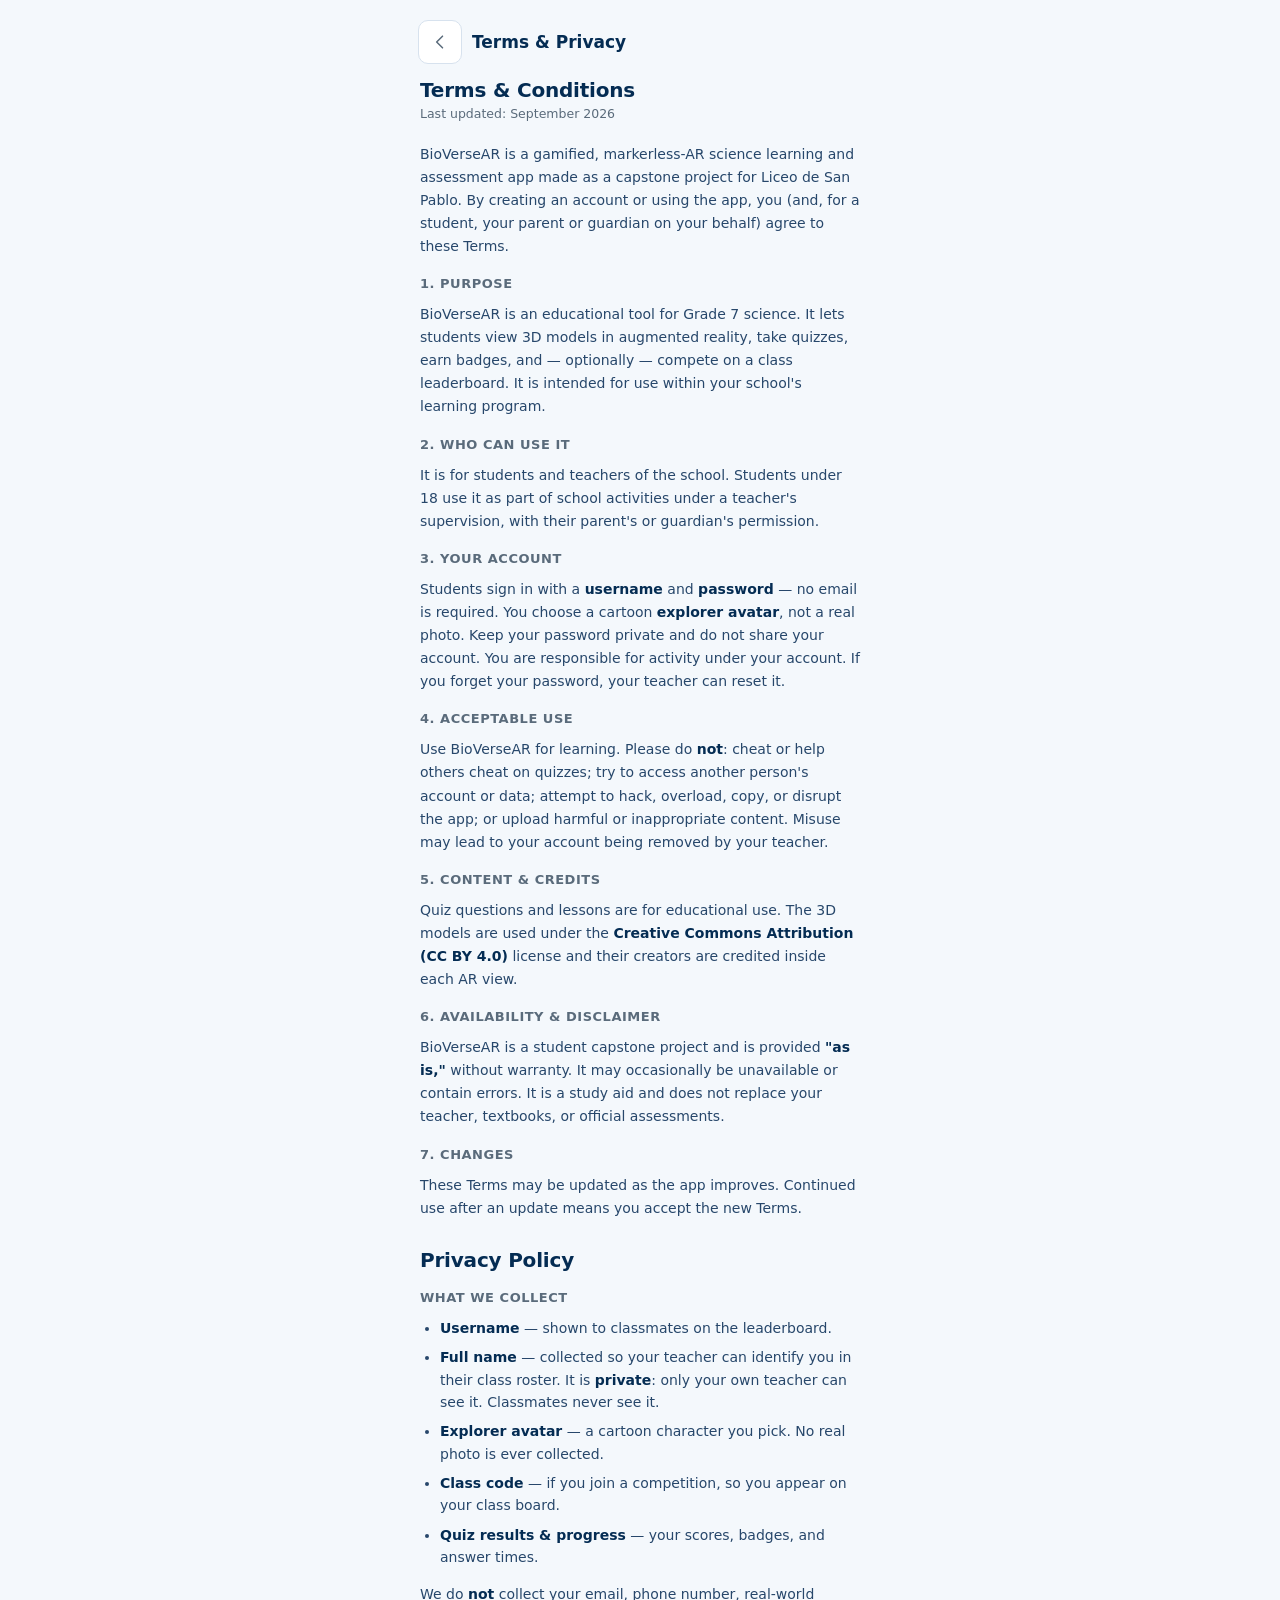
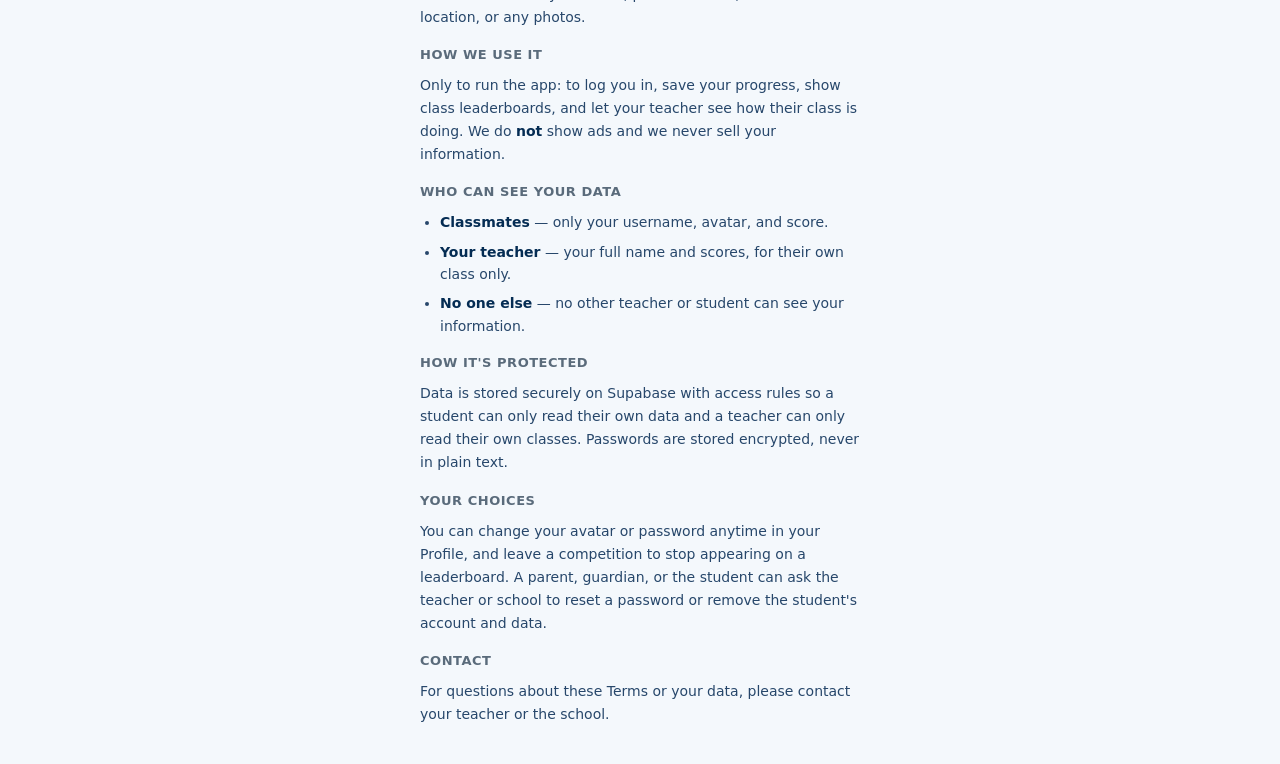
<file: terms.html>
<!DOCTYPE html>
<html lang="en">
<head>
  <meta charset="utf-8">
  <meta name="viewport" content="width=device-width, initial-scale=1, viewport-fit=cover">
  <meta name="theme-color" content="#185FA5">
  <title>BioVerseAR — Terms & Privacy</title>
  <link rel="manifest" href="manifest.json">
  <link rel="icon" type="image/png" sizes="32x32" href="assets/icons/favicon-32.png">
  <link rel="apple-touch-icon" href="assets/icons/apple-touch-icon.png">
  <meta name="apple-mobile-web-app-capable" content="yes">
  <meta name="mobile-web-app-capable" content="yes">
  <meta name="apple-mobile-web-app-status-bar-style" content="default">
  <meta name="apple-mobile-web-app-title" content="BioVerseAR">
  <link rel="stylesheet" href="styles.css">
</head>
<body>
  <div class="app">
    <div class="ar-head">
      <a class="iconbtn" id="back" href="index.html" aria-label="Back">
        <svg viewBox="0 0 24 24" fill="none"><path d="M15 5l-7 7 7 7" stroke="currentColor" stroke-width="1.8" stroke-linecap="round" stroke-linejoin="round"/></svg>
      </a>
      <div class="title">Terms &amp; Privacy</div>
    </div>

    <div class="legal">
      <h1 class="page-h">Terms &amp; Conditions</h1>
      <p class="legal-updated">Last updated: September 2026</p>
      <p>BioVerseAR is a gamified, markerless-AR science learning and assessment app made as a
        capstone project for Liceo de San Pablo. By creating an account or using the app, you
        (and, for a student, your parent or guardian on your behalf) agree to these Terms.</p>

      <h2 class="section-title">1. Purpose</h2>
      <p>BioVerseAR is an educational tool for Grade&nbsp;7 science. It lets students view 3D
        models in augmented reality, take quizzes, earn badges, and — optionally — compete on a
        class leaderboard. It is intended for use within your school's learning program.</p>

      <h2 class="section-title">2. Who can use it</h2>
      <p>It is for students and teachers of the school. Students under 18 use it as part of school
        activities under a teacher's supervision, with their parent's or guardian's permission.</p>

      <h2 class="section-title">3. Your account</h2>
      <p>Students sign in with a <b>username</b> and <b>password</b> — no email is required. You
        choose a cartoon <b>explorer avatar</b>, not a real photo. Keep your password private and
        do not share your account. You are responsible for activity under your account. If you
        forget your password, your teacher can reset it.</p>

      <h2 class="section-title">4. Acceptable use</h2>
      <p>Use BioVerseAR for learning. Please do <b>not</b>: cheat or help others cheat on quizzes;
        try to access another person's account or data; attempt to hack, overload, copy, or disrupt
        the app; or upload harmful or inappropriate content. Misuse may lead to your account being
        removed by your teacher.</p>

      <h2 class="section-title">5. Content &amp; credits</h2>
      <p>Quiz questions and lessons are for educational use. The 3D models are used under the
        <b>Creative Commons Attribution (CC&nbsp;BY&nbsp;4.0)</b> license and their creators are
        credited inside each AR view.</p>

      <h2 class="section-title">6. Availability &amp; disclaimer</h2>
      <p>BioVerseAR is a student capstone project and is provided <b>"as is,"</b> without warranty.
        It may occasionally be unavailable or contain errors. It is a study aid and does not replace
        your teacher, textbooks, or official assessments.</p>

      <h2 class="section-title">7. Changes</h2>
      <p>These Terms may be updated as the app improves. Continued use after an update means you
        accept the new Terms.</p>

      <h1 class="page-h" style="margin-top:28px">Privacy Policy</h1>

      <h2 class="section-title">What we collect</h2>
      <ul class="legal-list">
        <li><b>Username</b> — shown to classmates on the leaderboard.</li>
        <li><b>Full name</b> — collected so your teacher can identify you in their class roster. It
          is <b>private</b>: only your own teacher can see it. Classmates never see it.</li>
        <li><b>Explorer avatar</b> — a cartoon character you pick. No real photo is ever collected.</li>
        <li><b>Class code</b> — if you join a competition, so you appear on your class board.</li>
        <li><b>Quiz results &amp; progress</b> — your scores, badges, and answer times.</li>
      </ul>
      <p>We do <b>not</b> collect your email, phone number, real-world location, or any photos.</p>

      <h2 class="section-title">How we use it</h2>
      <p>Only to run the app: to log you in, save your progress, show class leaderboards, and let
        your teacher see how their class is doing. We do <b>not</b> show ads and we never sell your
        information.</p>

      <h2 class="section-title">Who can see your data</h2>
      <ul class="legal-list">
        <li><b>Classmates</b> — only your username, avatar, and score.</li>
        <li><b>Your teacher</b> — your full name and scores, for their own class only.</li>
        <li><b>No one else</b> — no other teacher or student can see your information.</li>
      </ul>

      <h2 class="section-title">How it's protected</h2>
      <p>Data is stored securely on Supabase with access rules so a student can only read their own
        data and a teacher can only read their own classes. Passwords are stored encrypted, never in
        plain text.</p>

      <h2 class="section-title">Your choices</h2>
      <p>You can change your avatar or password anytime in your Profile, and leave a competition to
        stop appearing on a leaderboard. A parent, guardian, or the student can ask the teacher or
        school to reset a password or remove the student's account and data.</p>

      <h2 class="section-title">Contact</h2>
      <p>For questions about these Terms or your data, please contact your teacher or the school.</p>

      <div class="spacer-grow"></div>
    </div>
  </div>

  <script>
    // "Back" returns to wherever the user came from (sign-up or profile) when possible.
    (function () {
      var b = document.getElementById('back');
      if (document.referrer && history.length > 1) {
        b.addEventListener('click', function (e) { e.preventDefault(); history.back(); });
      }
    })();
  </script>
</body>
</html>
</file>
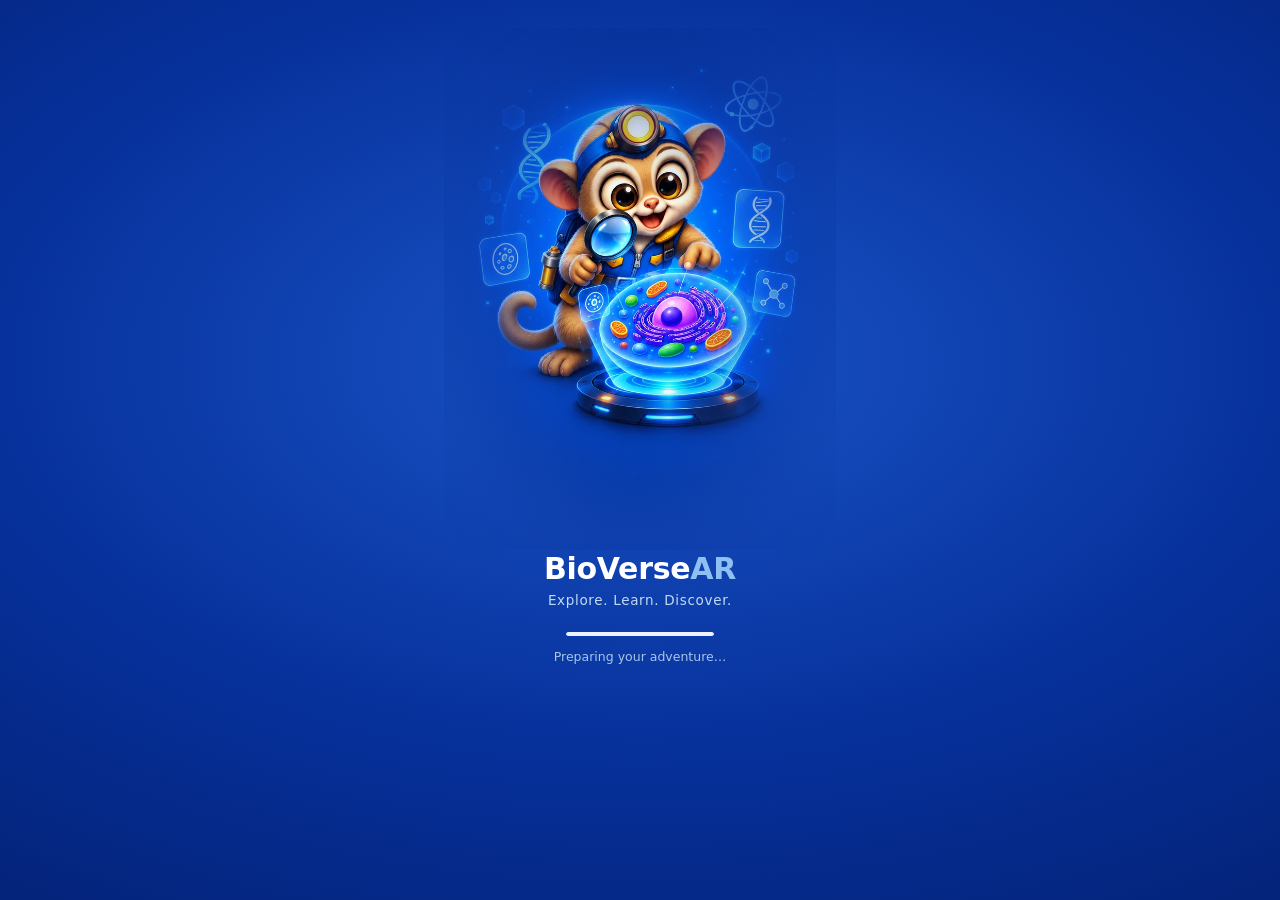
<file: topic.html>
<!DOCTYPE html>
<html lang="en">
<head>
  <meta charset="utf-8">
  <meta name="viewport" content="width=device-width, initial-scale=1, viewport-fit=cover">
  <meta name="theme-color" content="#185FA5">
  <title>BioVerseAR — Topic</title>
  <link rel="manifest" href="manifest.json">
  <link rel="icon" type="image/png" sizes="32x32" href="assets/icons/favicon-32.png">
  <link rel="apple-touch-icon" href="assets/icons/apple-touch-icon.png">
  <meta name="apple-mobile-web-app-capable" content="yes">
  <meta name="mobile-web-app-capable" content="yes">
  <meta name="apple-mobile-web-app-status-bar-style" content="default">
  <meta name="apple-mobile-web-app-title" content="BioVerseAR">
  <link rel="stylesheet" href="styles.css">
</head>
<body>
  <div class="app">
    <div class="ar-head">
      <a class="iconbtn" href="dashboard.html" aria-label="Back to topics">
        <svg viewBox="0 0 24 24" fill="none"><path d="M15 5l-7 7 7 7" stroke="currentColor" stroke-width="1.8" stroke-linecap="round" stroke-linejoin="round"/></svg>
      </a>
      <div class="title" id="topic-name">Topic</div>
    </div>

    <div class="badge-card" id="badge-card">
      <div class="badge-medal" id="badge-medal">
        <svg viewBox="0 0 24 24" fill="none"><circle cx="12" cy="9" r="5.2" stroke="currentColor" stroke-width="1.6"/><path d="M9 13.5L7.5 21l4.5-2.6L16.5 21 15 13.5" stroke="currentColor" stroke-width="1.6" stroke-linejoin="round"/></svg>
      </div>
      <div class="badge-info">
        <div class="badge-name" id="badge-name">Badge</div>
        <div class="badge-state" id="badge-state">Locked — complete the post-test to earn it</div>
      </div>
    </div>

    <h2 class="section-title">Learn</h2>
    <a class="action" href="#" id="ar-link">
      <span class="action-ic"><svg viewBox="0 0 24 24" fill="none"><path d="M12 2.8l7.5 4.3v9.8L12 21.2 4.5 16.9V7.1L12 2.8z" stroke="currentColor" stroke-width="1.5" stroke-linejoin="round"/><path d="M12 2.8v18.4M4.5 7.1L12 11.4l7.5-4.3" stroke="currentColor" stroke-width="1.5" stroke-linejoin="round"/></svg></span>
      <span class="action-body"><span class="action-title">Explore in AR</span><span class="action-sub">View the 3D model &amp; annotations</span></span>
      <span class="action-go">›</span>
    </a>

    <h2 class="section-title">Take the quiz</h2>
    <p class="section-note">Choose your challenge — 10 questions, no penalty for wrong answers.</p>

    <a class="action diff-card" href="#" id="diff-easy" data-diff="easy">
      <span class="action-ic diff-ic easy"><span class="diff-dot"></span></span>
      <span class="action-body"><span class="action-title">Easy <span class="diff-pts">5 pts each</span></span><span class="action-sub" id="easy-sub">Recall &amp; basic understanding</span></span>
      <span class="action-go" id="easy-go">›</span>
    </a>
    <a class="action diff-card" href="#" id="diff-medium" data-diff="medium">
      <span class="action-ic diff-ic medium"><span class="diff-dot"></span></span>
      <span class="action-body"><span class="action-title">Medium <span class="diff-pts">15 pts each</span></span><span class="action-sub" id="medium-sub">Apply &amp; explain concepts</span></span>
      <span class="action-go" id="medium-go">›</span>
    </a>
    <a class="action diff-card" href="#" id="diff-hard" data-diff="hard">
      <span class="action-ic diff-ic hard"><span class="diff-dot"></span></span>
      <span class="action-body"><span class="action-title">Hard <span class="diff-pts">30 pts each</span></span><span class="action-sub" id="hard-sub">Analyse &amp; solve problems</span></span>
      <span class="action-go" id="hard-go">›</span>
    </a>

    <div class="spacer-grow"></div>
  </div>

  <script src="topics.js"></script>
  <script src="questions.js"></script>
  <script src="app.js"></script>
  <script>
  (function () {
    'use strict';
    var profile = BV.requireAuth(); if (!profile) return;
    var t = BV.topic(new URLSearchParams(location.search).get('topic'));
    if (!t || !t.ready) { location.replace('dashboard.html'); return; }
    BV.setLastTopic(t.id);
    document.title = 'BioVerseAR — ' + t.name;
    document.getElementById('topic-name').textContent = t.name;

    // badge — show the topic's own emblem (its icon in its colour when earned,
    // greyed while locked), matching the Badges shelf.
    document.getElementById('badge-name').textContent = t.badge;
    var earned = BV.hasBadge(t.id);
    var vis = BV.topicVisual(t.id);
    var medal = document.getElementById('badge-medal');
    medal.innerHTML = vis.icon;
    if (earned) { medal.style.background = vis.b; medal.style.color = vis.c; }
    var card = document.getElementById('badge-card');
    card.classList.toggle('earned', earned);
    document.getElementById('badge-state').textContent = earned
      ? 'Earned — nice work!' : 'Locked — pass any quiz (60%+) to earn it';

    // AR is available only when this topic has a 3D model wired; otherwise show a
    // disabled "coming soon" action. Quizzes below work regardless.
    var arLink = document.getElementById('ar-link');
    if (t.model) {
      arLink.href = 'ar.html?topic=' + encodeURIComponent(t.id);
    } else {
      arLink.classList.add('disabled', 'soon');
      arLink.setAttribute('aria-disabled', 'true');
      arLink.removeAttribute('href');
      arLink.querySelector('.action-title').textContent = 'AR world coming soon';
      arLink.querySelector('.action-sub').textContent = 'A 3D model is on the way — take the quiz below to earn this badge!';
      arLink.querySelector('.action-go').innerHTML = '<span class="soon-pill">Soon</span>';
      arLink.addEventListener('click', function (e) { e.preventDefault(); });
    }
    // Difficulty picker: link each card to the quiz and show the best result so far.
    var a = BV.getAttempts(t.id);
    ['easy', 'medium', 'hard'].forEach(function (d) {
      document.getElementById('diff-' + d).href = 'quiz.html?topic=' + encodeURIComponent(t.id) + '&diff=' + d;
      var at = a[d];
      if (at && typeof at.score === 'number') {
        var passed = at.max && at.score >= at.max * 0.6;
        document.getElementById(d + '-sub').textContent =
          'Best: ' + at.correct + '/' + at.total + ' correct · ' + at.score + ' pts' + (passed ? ' ✓' : '');
        document.getElementById(d + '-go').textContent = 'Retake ›';
      }
    });
  })();
  </script>
</body>
</html>
</file>
<file: styles.css>
/* BioVerseAR — shared design system
   Blue = primary identity. Amber/gold = points, badges, difficulty (reserved).
   Green/red = correct/incorrect quiz feedback (reserved, used later).
   Grade 7: clean/academic, not childish. Mobile-first, portrait. */
:root {
  --bg: #F4F8FC;
  --surface: #ffffff;
  --surface-2: #EEF4FB;
  --ink: #042C53;
  --ink-soft: #27476b;
  --muted: #5A6B7B;
  --line: #D7E2EE;

  --primary: #185FA5;
  --primary-press: #124b82;
  --primary-tint: #E6F0FA;

  --accent: #C77D0A;         /* amber/gold — badges, points, difficulty */
  --accent-tint: #FBEFD6;

  --correct: #2E9E6B;        /* reserved for quiz */
  --incorrect: #B42318;      /* reserved for quiz */

  --radius: 14px;
  --radius-lg: 18px;
  --shadow: 0 1px 2px rgba(4,44,83,.05), 0 6px 20px rgba(4,44,83,.05);
}

* { box-sizing: border-box; }
html, body { margin: 0; padding: 0; }
body {
  font-family: system-ui, -apple-system, "Segoe UI", Roboto, sans-serif;
  background: var(--bg);
  color: var(--ink);
  min-height: 100dvh;
  -webkit-text-size-adjust: 100%;
}
.app {
  width: 100%;
  max-width: 480px;
  margin: 0 auto;
  padding: 18px 18px calc(24px + env(safe-area-inset-bottom));
  min-height: 100dvh;
  display: flex;
  flex-direction: column;
}

/* ---- Top bar ---- */
.topbar {
  display: flex; align-items: center; gap: 12px;
  padding: 4px 2px 16px;
}
.topbar .logo {
  width: 40px; height: 40px; border-radius: 12px;
  background: var(--primary); display: grid; place-items: center; flex: 0 0 auto;
}
.topbar .logo svg { width: 24px; height: 24px; }
.topbar .who { line-height: 1.25; min-width: 0; }
.topbar .who .hi { font-size: 15px; font-weight: 700; }
.topbar .who .cls { font-size: 12px; color: var(--muted); }
.topbar .spacer { flex: 1; }
.iconbtn {
  -webkit-appearance: none; appearance: none;
  border: 1.5px solid var(--line); background: var(--surface);
  color: var(--muted); border-radius: 10px;
  min-width: 44px; min-height: 44px; display: grid; place-items: center;
  cursor: pointer; padding: 0;
}
.iconbtn:active { background: var(--surface-2); }
.iconbtn svg { width: 20px; height: 20px; }

/* ---- Headings ---- */
.section-title { font-size: 13px; font-weight: 700; letter-spacing: .04em; text-transform: uppercase; color: var(--muted); margin: 8px 2px 12px; }
.page-h { font-size: 20px; margin: 0 2px 4px; letter-spacing: -.01em; }

/* ---- Buttons ---- */
.btn {
  -webkit-appearance: none; appearance: none;
  display: inline-flex; align-items: center; justify-content: center; gap: 8px;
  width: 100%; font-size: 16px; font-weight: 600;
  padding: 14px 16px; border: none; border-radius: 10px;
  background: var(--primary); color: #fff; cursor: pointer;
  min-height: 50px; touch-action: manipulation; text-decoration: none;
}
.btn:active { background: var(--primary-press); }
.btn.secondary { background: transparent; color: var(--primary); border: 1.5px solid var(--line); }
.btn.secondary:active { background: var(--primary-tint); }
/* the `hidden` attribute must win over .btn's explicit display (else next-btn shows
   before an answer is chosen, letting a question be skipped) */
.btn[hidden] { display: none !important; }

/* ---- Leaderboard ---- */
.lb-tabs {
  display: flex; gap: 4px; background: var(--surface-2); border: 1px solid var(--line);
  border-radius: 999px; padding: 4px; margin: 2px 0 10px;
}
.lb-tab {
  flex: 1; border: 0; background: transparent; cursor: pointer; font: inherit;
  font-size: 13.5px; font-weight: 700; color: var(--muted); padding: 8px 10px; border-radius: 999px;
}
.lb-tab.on { background: var(--primary); color: #fff; box-shadow: var(--shadow); }
.lb-tab:active { transform: translateY(1px); }
.lb-topic-wrap { margin: 0 0 10px; }
.lb-topic {
  width: 100%; font: inherit; font-size: 14px; font-weight: 600; color: var(--ink);
  background: var(--surface); border: 1px solid var(--line); border-radius: 12px;
  padding: 10px 36px 10px 12px; box-shadow: var(--shadow); -webkit-appearance: none; appearance: none;
  background-image: url("data:image/svg+xml,%3Csvg xmlns='http://www.w3.org/2000/svg' viewBox='0 0 24 24' fill='none'%3E%3Cpath d='M6 9l6 6 6-6' stroke='%235A6B7B' stroke-width='2' stroke-linecap='round' stroke-linejoin='round'/%3E%3C/svg%3E");
  background-repeat: no-repeat; background-position: right 10px center; background-size: 18px;
}
.lb-scope { font-size: 13px; color: var(--muted); margin: 0 2px 16px; }
.lb-explorer { background: var(--primary-tint); border: 1px solid var(--line); border-radius: 14px; padding: 12px 14px; margin: 0 0 16px; }
.lb-explorer-badge { display: inline-block; font-size: 12px; font-weight: 800; color: var(--primary); background: var(--surface); border: 1px solid var(--line); padding: 3px 10px; border-radius: 999px; margin-bottom: 6px; }
.lb-explorer p { margin: 0; font-size: 13px; line-height: 1.5; color: var(--ink); }
.lb-explorer a { color: var(--primary); font-weight: 700; }
.comp-state { margin: 0 0 12px; font-size: 13.5px; line-height: 1.5; color: var(--ink); }

/* Generic centered modal (e.g. Join competition from the home header) */
.modal-ov { position: fixed; inset: 0; z-index: 80; display: grid; place-items: center; padding: 20px; background: rgba(4,44,83,.55); }
.modal-ov[hidden] { display: none !important; }
.modal-card { position: relative; width: 100%; max-width: 340px; background: var(--surface); border-radius: 18px; padding: 24px 20px 20px; box-shadow: 0 18px 50px rgba(4,44,83,.3); text-align: center; }
.modal-x { position: absolute; top: 8px; right: 10px; border: 0; background: none; font-size: 26px; line-height: 1; color: var(--muted); cursor: pointer; padding: 4px 8px; }
.modal-ic { font-size: 34px; line-height: 1; margin-bottom: 6px; }
.modal-card h3 { margin: 0 0 6px; font-size: 18px; }
.modal-desc { margin: 0 0 14px; font-size: 13.5px; color: var(--muted); line-height: 1.5; }
.modal-input { width: 100%; font: inherit; font-size: 15px; font-weight: 700; letter-spacing: .04em; text-align: center; text-transform: uppercase; padding: 11px 12px; border: 1.5px solid var(--line); border-radius: 12px; margin-bottom: 8px; background: var(--surface); color: var(--ink); }
.modal-input[hidden] { display: none !important; }
.modal-card .btn { width: 100%; }
.qr-box { margin: 8px auto 12px; width: 200px; max-width: 100%; background: #fff; border-radius: 12px; padding: 8px; }
.qr-box svg { width: 100%; height: auto; display: block; }
.qr-code-line { font-size: 13px; color: var(--muted); margin-bottom: 14px; }
.qr-code-line b { color: var(--primary); letter-spacing: .06em; font-size: 15px; }
/* header flag icon: active tint while competing; tappable avatar */
.iconbtn.on { color: var(--primary); background: var(--primary-tint); }
.home-head a.logo { cursor: pointer; text-decoration: none; }
.lb-pass { font-size: 15px; font-weight: 800; color: var(--accent); }
.lb-code {
  flex: 0 0 auto; font-size: 10.5px; font-weight: 700; color: var(--muted); background: var(--surface-2);
  border: 1px solid var(--line); padding: 2px 7px; border-radius: 999px; white-space: nowrap; line-height: 1.3;
}
.lb-me {
  display: flex; align-items: center; gap: 14px;
  background: var(--primary); color: #fff; border-radius: var(--radius-lg);
  padding: 16px; box-shadow: var(--shadow); margin-bottom: 16px;
}
.lb-me-rank { font-size: 26px; font-weight: 800; flex: 0 0 auto; min-width: 40px; }
.lb-me-body { flex: 1; min-width: 0; }
.lb-me-name { font-size: 16px; font-weight: 700; overflow: hidden; text-overflow: ellipsis; white-space: nowrap; }
.lb-me-sub { font-size: 12.5px; opacity: .88; margin-top: 2px; }
.lb-me-medal { flex: 0 0 auto; opacity: .9; }
.lb-me-medal svg { width: 30px; height: 30px; }

.lb-list { display: flex; flex-direction: column; gap: 8px; }
.lb-row {
  display: flex; align-items: center; gap: 12px;
  background: var(--surface); border: 1px solid var(--line);
  border-radius: var(--radius); padding: 11px 14px; box-shadow: var(--shadow);
}
.lb-row.me { border-color: var(--primary); background: var(--primary-tint); }
.lb-rank {
  width: 30px; height: 30px; flex: 0 0 auto; border-radius: 50%;
  display: grid; place-items: center; font-weight: 800; font-size: 14px;
  background: var(--surface-2); color: var(--ink-soft);
}
.lb-rank.rank-1 { background: var(--accent); color: #fff; }
.lb-rank.rank-2 { background: #AEB9C6; color: #fff; }
.lb-rank.rank-3 { background: #BE8B5B; color: #fff; }
.lb-name { flex: 1; min-width: 0; display: flex; align-items: center; gap: 7px; font-weight: 700; font-size: 15px; }
.lb-alias { min-width: 0; overflow: hidden; text-overflow: ellipsis; white-space: nowrap; }
.lb-you { flex: 0 0 auto; font-size: 11px; font-weight: 700; color: var(--primary); background: #fff; border: 1px solid var(--primary); padding: 2px 8px; border-radius: 999px; line-height: 1.3; }
.lb-stats { display: flex; align-items: center; gap: 12px; flex: 0 0 auto; }
.lb-badges { display: inline-flex; align-items: center; gap: 4px; color: var(--accent); font-weight: 700; font-size: 13px; }
.lb-badges svg { width: 15px; height: 15px; }
.lb-pts { font-weight: 800; color: var(--ink); font-size: 15px; }
.lb-pts small { font-weight: 600; color: var(--muted); font-size: 11px; }
.lb-empty { text-align: center; color: var(--muted); font-size: 13px; padding: 26px 12px; background: var(--surface-2); border-radius: var(--radius); }

/* ---- Topic grid ---- */
.topics { display: grid; grid-template-columns: 1fr; gap: 12px; }

.topic {
  position: relative;
  display: flex; align-items: center; gap: 14px;
  background: var(--surface); border: 1px solid var(--line);
  border-radius: var(--radius); padding: 14px;
  box-shadow: var(--shadow);
  text-align: left; width: 100%;
  color: inherit; font: inherit; cursor: pointer; text-decoration: none;
  -webkit-appearance: none; appearance: none;
}
.topic:active { transform: translateY(1px); }
.topic .thumb {
  width: 52px; height: 52px; border-radius: 12px; flex: 0 0 auto;
  background: var(--primary-tint); color: var(--primary);
  display: grid; place-items: center; font-weight: 800; font-size: 18px;
}
.topic .thumb svg { width: 26px; height: 26px; }
.topic .body { min-width: 0; flex: 1; }
.topic .name { font-size: 16px; font-weight: 700; }
.topic .badge {
  display: inline-flex; align-items: center; gap: 6px;
  margin-top: 4px; font-size: 12.5px; color: var(--accent); font-weight: 600;
}
.topic .badge svg { width: 14px; height: 14px; }
.topic-note { font-size: 11px; color: var(--muted); margin-top: 3px; }
.topic .go { flex: 0 0 auto; color: var(--primary); }
.topic .go svg { width: 22px; height: 22px; }

/* Locked / coming-soon topic */
.topic.locked { cursor: default; box-shadow: none; background: var(--surface-2); border-style: dashed; }
.topic.locked:active { transform: none; }
.topic.locked .thumb { background: #E3EAF2; color: #9AAABB; }
.topic.locked .name { color: var(--ink-soft); }
.topic.locked .badge { color: #9AAABB; }
.pill {
  display: inline-flex; align-items: center; gap: 5px;
  font-size: 11px; font-weight: 700; letter-spacing: .02em;
  color: var(--muted); background: #E3EAF2; border-radius: 999px;
  padding: 4px 9px;
}
.pill svg { width: 12px; height: 12px; }

/* ---- AR view ---- */
.ar-head { display: flex; align-items: center; gap: 10px; padding: 2px 0 14px; }
.ar-head .title { font-size: 17px; font-weight: 700; }
/* Stage holds the model + leader-line overlay + description cards */
.stage { position: relative; height: 56dvh; min-height: 360px; margin-top: 6px; }
model-viewer {
  width: 100%; height: 100%;
  background: #fff; border: 1px solid var(--line); border-radius: var(--radius-lg);
  --poster-color: #fff;
  --min-hotspot-opacity: 0.15;
}
/* Galaxy backdrop for space topics (model renders over it; the model-viewer
   canvas clears transparent, so this CSS background shows through). */
model-viewer.space {
  background:
    url('assets/space-stars.svg') center / cover no-repeat,
    radial-gradient(120% 90% at 72% 16%, rgba(96,72,168,.45), transparent 55%),
    radial-gradient(120% 90% at 22% 84%, rgba(40,86,180,.42), transparent 55%),
    radial-gradient(140% 130% at 50% 45%, #12173a 0%, #070a1a 55%, #04050c 100%);
  border-color: #1b2140;
  --poster-color: #070a1a;
}
/* Per-topic scene backdrops. Each keeps a lighter glow near the centre so the
   model (lit by model-viewer's default environment) still reads over the dark
   ground. Pure CSS — no image assets. Applied via mv.classList `scene-<name>`. */
model-viewer.scene-cell-warm { /* Animal Cells — warm cytoplasm under the microscope */
  background:
    radial-gradient(closest-side at 22% 28%, rgba(255,120,150,.30), transparent 70%),
    radial-gradient(closest-side at 80% 22%, rgba(255,182,92,.24), transparent 70%),
    radial-gradient(closest-side at 70% 78%, rgba(214,88,150,.28), transparent 72%),
    radial-gradient(closest-side at 28% 82%, rgba(255,150,120,.22), transparent 72%),
    radial-gradient(120% 120% at 50% 48%, rgba(150,40,86,.45) 0%, #240f1c 55%, #140810 100%);
  border-color: #3a1526;
  --poster-color: #180a12;
}
model-viewer.scene-cell-cool { /* Human Cells — cool cellular scan */
  background:
    radial-gradient(closest-side at 24% 28%, rgba(84,204,224,.26), transparent 70%),
    radial-gradient(closest-side at 78% 26%, rgba(146,124,255,.24), transparent 70%),
    radial-gradient(closest-side at 68% 76%, rgba(58,182,204,.26), transparent 72%),
    radial-gradient(closest-side at 30% 80%, rgba(120,150,255,.20), transparent 72%),
    radial-gradient(120% 120% at 50% 48%, rgba(26,84,124,.50) 0%, #0a2230 55%, #05121c 100%);
  border-color: #143246;
  --poster-color: #08202c;
}
model-viewer.scene-flora { /* Life Sciences — verdant botanical light */
  background:
    radial-gradient(closest-side at 30% 22%, rgba(186,244,120,.28), transparent 70%),
    radial-gradient(closest-side at 76% 30%, rgba(92,214,142,.24), transparent 70%),
    radial-gradient(closest-side at 62% 80%, rgba(58,170,110,.26), transparent 72%),
    radial-gradient(closest-side at 24% 76%, rgba(210,232,140,.20), transparent 72%),
    radial-gradient(120% 120% at 50% 46%, rgba(28,104,66,.46) 0%, #0e2c1a 55%, #06160c 100%);
  border-color: #17402a;
  --poster-color: #0b2416;
}
model-viewer.scene-lab { /* Force & Motion — physics-lab blueprint grid */
  background:
    repeating-linear-gradient(0deg, rgba(120,180,255,.07) 0 1px, transparent 1px 34px),
    repeating-linear-gradient(90deg, rgba(120,180,255,.07) 0 1px, transparent 1px 34px),
    radial-gradient(closest-side at 50% 40%, rgba(88,150,238,.26), transparent 78%),
    radial-gradient(130% 120% at 50% 50%, #0e1c38 0%, #0a1226 55%, #05080f 100%);
  border-color: #1a2a4a;
  --poster-color: #0a1226;
}
model-viewer.scene-matter { /* Matter — atomic particle field (ready for its model) */
  background:
    radial-gradient(closest-side at 22% 30%, rgba(200,120,255,.24), transparent 68%),
    radial-gradient(closest-side at 80% 70%, rgba(120,160,255,.20), transparent 68%),
    radial-gradient(rgba(255,255,255,.10) 1px, transparent 1.6px) 0 0 / 26px 26px,
    radial-gradient(130% 120% at 50% 48%, #1c1030 0%, #140a24 55%, #08040f 100%);
  border-color: #2a1a44;
  --poster-color: #140a24;
}
model-viewer.scene-energy { /* Energy — plasma glow (ready for its model) */
  background:
    radial-gradient(closest-side at 50% 38%, rgba(255,214,84,.26), transparent 72%),
    radial-gradient(closest-side at 22% 76%, rgba(255,120,60,.20), transparent 70%),
    radial-gradient(closest-side at 80% 26%, rgba(120,200,255,.18), transparent 70%),
    radial-gradient(130% 120% at 50% 50%, #2a1806 0%, #1c1204 55%, #0a0703 100%);
  border-color: #3a2810;
  --poster-color: #1c1204;
}
.leaders { position: absolute; inset: 0; width: 100%; height: 100%; pointer-events: none; z-index: 2; }
.leader-line { stroke: var(--ink); stroke-width: 1.5; }
.cards { position: absolute; inset: 0; pointer-events: none; z-index: 3; }

/* Numbered dot on the model */
.hotspot {
  -webkit-appearance: none; appearance: none;
  border: none; background: none; padding: 0; margin: 0; cursor: pointer;
  width: 26px; height: 26px;
}
.hotspot .hs-dot {
  display: grid; place-items: center;
  width: 26px; height: 26px; border-radius: 50%;
  background: var(--c, var(--primary)); color: #fff;
  font-size: 12px; font-weight: 700; line-height: 1;
  border: 2px solid #fff; box-shadow: 0 2px 6px rgba(4,44,83,.4);
  transition: transform .1s ease;
}
.hotspot.active .hs-dot { transform: scale(1.18); }

/* Description cards — hidden until their number is tapped (one open at a time) */
.info-card {
  position: absolute; display: none;
  width: 44%; max-width: 200px; max-height: 42%; overflow-y: auto;
  background: var(--surface);
  border: 1px solid var(--line); border-radius: 12px; padding: 9px 11px;
  box-shadow: 0 0 0 2px var(--c, var(--primary)), 0 8px 20px rgba(4,44,83,.2);
  text-align: left;
}
.info-card.open { display: block; pointer-events: auto; } /* re-enable taps (.cards host is pointer-events:none) so × and 🔊 work */
.info-card.dim { opacity: .55; }
.ic-head { display: flex; align-items: center; gap: 7px; margin-bottom: 4px; }
.ic-num {
  flex: 0 0 auto; width: 18px; height: 18px; border-radius: 50%;
  background: var(--c, var(--primary)); color: #fff;
  font-size: 11px; font-weight: 700; display: grid; place-items: center;
}
.ic-title { flex: 1; font-size: 12.5px; font-weight: 700; color: var(--c, var(--primary)); line-height: 1.15; }
.ic-close {
  -webkit-appearance: none; appearance: none; border: none; background: none;
  color: var(--muted); font-size: 20px; line-height: 1; cursor: pointer;
  padding: 0 2px; margin: -2px -2px 0 2px; flex: 0 0 auto;
}
.ic-body { font-size: 11px; color: var(--ink-soft); line-height: 1.4; }
.slot-top   { top: 4px;  left: 50%; transform: translateX(-50%); }
.slot-right { top: 26%;  right: 4px; }
.slot-left  { top: 26%;  left: 4px; }
.slot-bl    { bottom: 6%; left: 4px; }
.slot-br    { bottom: 6%; right: 4px; }

/* Guided-tour chip in the header */
.tour-chip {
  -webkit-appearance: none; appearance: none;
  display: inline-flex; align-items: center; gap: 6px;
  border: 1.5px solid var(--line); background: var(--surface); color: var(--primary);
  font-size: 12.5px; font-weight: 600; border-radius: 999px; padding: 7px 12px;
  min-height: 40px; cursor: pointer;
}
.tour-chip:active { background: var(--primary-tint); }

/* Bottom control toolbar */
.toolbar { display: flex; justify-content: space-between; gap: 6px; margin-top: 14px; }
.tool {
  -webkit-appearance: none; appearance: none; cursor: pointer;
  flex: 1; display: flex; flex-direction: column; align-items: center; gap: 4px;
  background: var(--surface); border: 1px solid var(--line); border-radius: 12px;
  padding: 9px 4px; color: var(--ink); font-size: 10px; font-weight: 600; min-height: 54px;
}
.tool svg { width: 20px; height: 20px; color: var(--primary); }
.tool:active { background: var(--surface-2); }
.tool.on { border-color: var(--primary); background: var(--primary-tint); }
.tool[hidden] { display: none !important; } /* .tool's display beats the bare [hidden] attr; guard the Play button so it stays hidden on non-animated topics */

/* Description sheet */
.annot-sheet {
  position: sticky; bottom: 0;
  background: var(--surface); border: 1px solid var(--line);
  border-radius: var(--radius-lg) var(--radius-lg) var(--radius) var(--radius);
  box-shadow: var(--shadow);
  padding: 14px 14px calc(14px + env(safe-area-inset-bottom));
  margin-top: 12px;
}
.annot-head { display: flex; align-items: center; gap: 10px; }
.annot-num {
  width: 26px; height: 26px; flex: 0 0 auto; border-radius: 50%;
  background: var(--accent); color: #fff; font-weight: 700; font-size: 13px;
  display: grid; place-items: center;
}
.annot-title { font-size: 16px; margin: 0; flex: 1; }
.annot-close {
  -webkit-appearance: none; appearance: none; border: none; background: var(--surface-2);
  color: var(--muted); width: 34px; height: 34px; border-radius: 9px; font-size: 22px;
  line-height: 1; cursor: pointer; flex: 0 0 auto;
}
.annot-body { margin: 10px 2px 12px; font-size: 14px; color: var(--ink-soft); line-height: 1.5; }
.annot-foot { display: flex; align-items: center; justify-content: space-between; gap: 10px; border-top: 1px solid var(--line); padding-top: 10px; }
.annot-nav {
  -webkit-appearance: none; appearance: none; border: 1.5px solid var(--line);
  background: var(--surface); color: var(--primary); font-weight: 600; font-size: 14px;
  border-radius: 9px; padding: 9px 12px; min-height: 40px; cursor: pointer;
}
.annot-nav:active { background: var(--primary-tint); }
.annot-count { font-size: 13px; color: var(--muted); font-weight: 600; }

/* Tour toolbar (above the status line) */
.ar-toolbar { margin-top: 12px; }
.tour-btn { width: auto; display: inline-flex; min-height: 44px; padding: 10px 16px; }
.ar-btn {
  position: absolute; bottom: 14px; right: 14px;
  background: var(--primary); color: #fff; border: none; border-radius: 10px;
  padding: 11px 16px; font-size: 14px; font-weight: 600; cursor: pointer;
  box-shadow: 0 3px 10px rgba(4,44,83,.22);
}
.ar-status {
  margin-top: 14px; font-size: 13px; color: var(--muted);
  background: var(--surface); border: 1px solid var(--line);
  border-radius: 10px; padding: 11px 12px;
}
.ar-note { margin-top: 10px; font-size: 12px; color: var(--muted); line-height: 1.45; }
.ar-credit { font-size: 11px; opacity: .85; }
.ar-credit a { color: var(--primary); }

.spacer-grow { flex: 1; }
.hidden { display: none !important; }

/* ---- Topic hub ---- */
.badge-card {
  display: flex; align-items: center; gap: 12px;
  background: var(--surface); border: 1px solid var(--line); border-radius: var(--radius);
  padding: 14px; box-shadow: var(--shadow); margin: 6px 0 18px;
}
.badge-card.earned { border-color: var(--accent); background: var(--accent-tint); }
.badge-medal {
  width: 46px; height: 46px; flex: 0 0 auto; border-radius: 12px;
  display: grid; place-items: center; background: #E3EAF2; color: #9AAABB;
}
.badge-card.earned .badge-medal { background: var(--accent); color: #fff; }
.badge-medal svg { width: 26px; height: 26px; }
.badge-name { font-size: 15px; font-weight: 700; }
.badge-state { font-size: 12px; color: var(--muted); margin-top: 2px; }
.badge-card.earned .badge-state { color: var(--accent); font-weight: 600; }

.action {
  display: flex; align-items: center; gap: 12px; text-decoration: none; color: inherit;
  background: var(--surface); border: 1px solid var(--line); border-radius: var(--radius);
  padding: 13px 14px; box-shadow: var(--shadow); margin-bottom: 10px;
}
.action:active { transform: translateY(1px); }
.action-ic {
  width: 40px; height: 40px; flex: 0 0 auto; border-radius: 10px;
  display: grid; place-items: center; background: var(--primary-tint); color: var(--primary);
}
.action-ic.pre { background: var(--primary-tint); color: var(--primary); }
.action-ic.post { background: var(--accent-tint); color: var(--accent); }
.action-ic svg { width: 22px; height: 22px; }
.action-body { flex: 1; min-width: 0; }
.action-title { display: block; font-size: 15px; font-weight: 700; }
.action-sub { display: block; font-size: 12px; color: var(--muted); margin-top: 1px; }
.action-go { flex: 0 0 auto; color: var(--primary); font-weight: 700; font-size: 15px; }
/* AR action when no 3D model is wired yet */
.action.disabled { cursor: default; box-shadow: none; background: var(--surface-2); border-style: dashed; }
.action.disabled:active { transform: none; }
.action.disabled .action-ic { background: #E3EAF2; color: #9AAABB; }
.action.disabled .action-title { color: var(--ink-soft); }
.gain {
  margin-top: 8px; font-size: 13px; font-weight: 600; color: var(--accent);
  background: var(--accent-tint); border-radius: 10px; padding: 10px 12px; text-align: center;
}

/* ---- Difficulty picker (topic page) ---- */
.section-note { font-size: 13px; color: var(--muted); margin: -6px 2px 12px; }
.diff-ic .diff-dot { width: 14px; height: 14px; border-radius: 50%; display: block; }
.diff-ic.easy   { background: rgba(88, 204, 2, .14); }
.diff-ic.easy   .diff-dot { background: #58CC02; }
.diff-ic.medium { background: rgba(255, 159, 10, .16); }
.diff-ic.medium .diff-dot { background: #FF9F0A; }
.diff-ic.hard   { background: rgba(255, 75, 75, .14); }
.diff-ic.hard   .diff-dot { background: #FF4B4B; }
.diff-pts {
  font-size: 11px; font-weight: 700; color: var(--muted); background: var(--surface-2);
  padding: 2px 7px; border-radius: 999px; margin-left: 6px; vertical-align: middle;
}
.diff-card .action-go { white-space: nowrap; }

/* ---- Quiz ---- */
.quiz-card { text-align: center; margin-top: 10vh; }
.quiz-mode {
  display: inline-block; font-size: 12px; font-weight: 700; letter-spacing: .05em;
  text-transform: uppercase; color: var(--primary); background: var(--primary-tint);
  padding: 5px 12px; border-radius: 999px; margin-bottom: 12px;
}
.quiz-h { font-size: 22px; margin: 0 0 6px; }
.quiz-p { font-size: 14px; color: var(--muted); margin: 0 0 20px; }
.score-chip {
  font-size: 13px; font-weight: 700; color: var(--accent);
  background: var(--accent-tint); border-radius: 999px; padding: 6px 12px;
}

.q-progress { height: 6px; background: var(--surface-2); border-radius: 999px; overflow: hidden; margin: 4px 0 14px; }
.q-progress-bar { height: 100%; width: 0; background: var(--primary); transition: width .3s ease; }
.q-meta { display: flex; justify-content: space-between; align-items: center; font-size: 13px; color: var(--muted); margin-bottom: 12px; }
.q-diff { font-weight: 700; color: var(--accent); background: var(--accent-tint); padding: 4px 10px; border-radius: 999px; font-size: 12px; }
.q-text { font-size: 18px; font-weight: 700; line-height: 1.35; margin-bottom: 18px; }
.q-options { display: grid; gap: 10px; }
.q-opt {
  -webkit-appearance: none; appearance: none; cursor: pointer; text-align: left;
  display: flex; align-items: center; gap: 12px;
  background: var(--surface); border: 1.5px solid var(--line); border-radius: 12px;
  padding: 14px; font-size: 15px; font-weight: 600; color: var(--ink); min-height: 54px;
}
.q-opt:active { background: var(--surface-2); }
.q-letter {
  width: 26px; height: 26px; flex: 0 0 auto; border-radius: 8px;
  background: var(--primary-tint); color: var(--primary);
  display: grid; place-items: center; font-weight: 800; font-size: 14px;
}
.q-opt.correct { border-color: var(--correct); background: #E7F6EF; }
.q-opt.correct .q-letter { background: var(--correct); color: #fff; }
.q-opt.wrong { border-color: var(--incorrect); background: #FDECEA; }
.q-opt.wrong .q-letter { background: var(--incorrect); color: #fff; }
.q-opt:disabled { cursor: default; opacity: 1; }
.q-feedback { margin-top: 14px; font-size: 14px; font-weight: 600; padding: 11px 12px; border-radius: 10px; }
.q-feedback.ok { color: var(--correct); background: #E7F6EF; }
.q-feedback.bad { color: var(--incorrect); background: #FDECEA; }
#next-btn { margin-top: 14px; }

.result-ring {
  width: 120px; height: 120px; margin: 0 auto 16px; border-radius: 50%;
  display: grid; place-items: center; align-content: center;
  background: var(--primary-tint); color: var(--primary); border: 4px solid var(--primary);
}
.result-ring span { font-size: 34px; font-weight: 800; line-height: 1; }
.result-ring small { font-size: 12px; color: var(--muted); }
.badge-earned {
  font-size: 14px; background: var(--accent-tint); color: var(--accent);
  border-radius: 10px; padding: 11px; margin-bottom: 16px;
}
#retake-btn { margin-top: 10px; }

/* ---- Quiz celebration FX (Duolingo-style) ---- */
.fx-confetti { position: fixed; inset: 0; width: 100%; height: 100%; pointer-events: none; z-index: 60; }
.fx-banner {
  position: fixed; left: 0; right: 0; bottom: 0; z-index: 70; max-width: 480px; margin: 0 auto;
  background: var(--surface); border-top: 1px solid var(--line); border-radius: 20px 20px 0 0;
  box-shadow: 0 -6px 24px rgba(4,44,83,.12);
  padding: 16px 18px calc(16px + env(safe-area-inset-bottom));
  transform: translateY(120%); will-change: transform;
  transition: transform .42s cubic-bezier(.2,1.05,.3,1);
}
.fx-banner.up { transform: translateY(0); }
@media (prefers-reduced-motion: reduce) { .fx-banner { transition: none; } }
.fx-banner .fx-row { display: flex; align-items: center; gap: 12px; margin-bottom: 12px; }
.fx-badge { width: 34px; height: 34px; flex: 0 0 auto; border-radius: 50%; display: grid; place-items: center; color: #fff; font-weight: 800; font-size: 18px; line-height: 1; }
.fx-badge.check { background: var(--primary); }
.fx-badge.cross { background: var(--incorrect); }
/* tarsier mascot */
.fx-mascot { width: 56px; height: 56px; flex: 0 0 auto; object-fit: contain; }
.fx-mascot-lg { display: block; width: 104px; height: 104px; margin: 0 auto 6px; object-fit: contain; }

/* ================= Phase B: bottom nav + Home / Badges / Progress / Profile ================= */
.app.has-nav { padding-bottom: 88px; }
.bottomnav {
  position: fixed; left: 0; right: 0; bottom: 0; z-index: 50; max-width: 480px; margin: 0 auto;
  background: var(--surface); border-top: 1px solid var(--line);
  display: flex; padding: 6px 6px calc(6px + env(safe-area-inset-bottom)); box-shadow: 0 -2px 16px rgba(4,44,83,.06);
}
.navitem { flex: 1; display: flex; flex-direction: column; align-items: center; gap: 3px; padding: 8px 4px;
  text-decoration: none; color: var(--muted); font-size: 11px; font-weight: 600; border-radius: 10px; }
.navitem svg { width: 22px; height: 22px; }
.navitem.on { color: var(--primary); }

/* Home greeting header */
.home-head { display: flex; align-items: center; gap: 12px; padding: 4px 2px 18px; }
.home-head .logo { width: 42px; height: 42px; border-radius: 12px; background: var(--primary); display: grid; place-items: center; flex: 0 0 auto; }
.home-head .logo svg { width: 24px; height: 24px; }
.home-head .who { min-width: 0; flex: 1; }
.home-head .who .hi { font-size: 16px; font-weight: 800; letter-spacing: -.01em; }
.home-head .who .tagline { font-size: 12.5px; color: var(--muted); }
.home-chips { display: flex; align-items: center; gap: 8px; flex: 0 0 auto; }
.chip-stat { display: inline-flex; align-items: center; gap: 5px; font-size: 13px; font-weight: 800; color: var(--accent); background: var(--accent-tint); border-radius: 999px; padding: 6px 11px; }
.chip-stat svg { width: 15px; height: 15px; }

/* Continue-learning card */
.continue { display: block; text-decoration: none; background: var(--primary); color: #fff; border-radius: var(--radius-lg); padding: 16px 18px; box-shadow: var(--shadow); margin-bottom: 22px; }
.continue .ct-label { font-size: 11px; font-weight: 700; letter-spacing: .08em; text-transform: uppercase; opacity: .82; }
.continue .ct-row { display: flex; align-items: center; gap: 12px; margin-top: 9px; }
.continue .ct-thumb { width: 40px; height: 40px; border-radius: 11px; background: rgba(255,255,255,.16); display: grid; place-items: center; flex: 0 0 auto; }
.continue .ct-thumb svg { width: 24px; height: 24px; }
.continue .ct-name { font-size: 16px; font-weight: 800; flex: 1; min-width: 0; }
.continue .ct-go { background: #fff; color: var(--primary); font-weight: 800; font-size: 13px; border-radius: 999px; padding: 7px 14px; flex: 0 0 auto; }
.continue .ct-bar { height: 6px; border-radius: 99px; background: rgba(255,255,255,.22); overflow: hidden; margin-top: 12px; }
.continue .ct-bar i { display: block; height: 100%; background: #fff; border-radius: 99px; }
.continue .ct-sub { font-size: 12px; opacity: .85; margin-top: 7px; }

/* topic card progress bar */
.topic-prog { height: 5px; border-radius: 99px; background: var(--surface-2); overflow: hidden; margin-top: 8px; }
.topic-prog i { display: block; height: 100%; background: var(--primary); border-radius: 99px; }

/* stat tiles */
.stat-row { display: grid; grid-template-columns: repeat(3,1fr); gap: 10px; }
.stat { background: var(--surface); border: 1px solid var(--line); border-radius: var(--radius); padding: 14px 12px; text-align: center; box-shadow: var(--shadow); }
.stat .num { font-size: 22px; font-weight: 800; color: var(--primary); line-height: 1; }
.stat .lbl { font-size: 11.5px; color: var(--muted); font-weight: 600; margin-top: 5px; }
.stat.amber .num { color: var(--accent); }

/* badges grid */
.badge-grid { display: grid; grid-template-columns: repeat(2,1fr); gap: 12px; }
.badge-cell { position: relative; background: var(--surface); border: 1px solid var(--line); border-radius: var(--radius); padding: 16px 14px 14px; text-align: center; box-shadow: var(--shadow); }
.badge-cell.locked { background: var(--surface-2); }
.badge-disc { position: relative; width: 60px; height: 60px; margin: 0 auto 10px; border-radius: 18px; display: grid; place-items: center; background: #EEF1F5; color: #AEB9C6; box-shadow: inset 0 0 0 2px #E2E7EE; }
.badge-disc svg { width: 32px; height: 32px; }
.badge-disc.earned { box-shadow: inset 0 0 0 2px rgba(0,0,0,.05); }
.badge-disc.earned::before { content: ""; position: absolute; top: 8px; left: 10px; width: 16px; height: 9px; border-radius: 99px; background: rgba(255,255,255,.6); transform: rotate(-16deg); }
.badge-ribbon { position: absolute; top: 12px; right: 12px; width: 20px; height: 20px; border-radius: 50%; background: var(--accent); color: #fff; display: grid; place-items: center; box-shadow: 0 3px 7px -2px rgba(199,125,10,.5); }
.badge-ribbon svg { width: 12px; height: 12px; }
.badge-lock { position: absolute; top: 12px; right: 12px; width: 22px; height: 22px; border-radius: 50%; background: var(--surface-2); border: 1px solid var(--line); color: #9AA6B4; display: grid; place-items: center; }
.badge-lock svg { width: 12px; height: 12px; }
.badge-cell .bname { font-size: 14px; font-weight: 800; }
.badge-cell.locked .bname { color: var(--ink-soft); }
.badge-cell .btopic { font-size: 12px; color: var(--muted); margin-top: 2px; }
.badge-cell .bstate { font-size: 11px; font-weight: 700; margin-top: 8px; }
.badge-cell .bstate.earned { color: var(--accent); }
.badge-cell .bstate.locked { color: #9AAABB; }

/* progress list */
.prog-item { background: var(--surface); border: 1px solid var(--line); border-radius: var(--radius); padding: 14px 16px; box-shadow: var(--shadow); margin-bottom: 10px; }
.prog-item .pi-head { display: flex; align-items: center; gap: 8px; }
.prog-item .pi-name { font-weight: 700; font-size: 15px; flex: 1; }
.prog-item .pi-pct { font-weight: 800; font-size: 14px; color: var(--primary); }
.prog-item .pi-pct.muted { color: var(--muted); }
.prog-item .pi-bar { height: 6px; border-radius: 99px; background: var(--surface-2); overflow: hidden; margin: 10px 0 8px; }
.prog-item .pi-bar i { display: block; height: 100%; background: var(--primary); border-radius: 99px; }
.prog-item .pi-meta { display: flex; gap: 16px; font-size: 12px; color: var(--muted); flex-wrap: wrap; }
.prog-item .pi-meta b { color: var(--ink); }

/* profile */
.profile-head { display: flex; align-items: center; gap: 14px; background: var(--surface); border: 1px solid var(--line); border-radius: var(--radius); padding: 18px; box-shadow: var(--shadow); margin-bottom: 16px; }
.profile-head .avatar { width: 56px; height: 56px; border-radius: 50%; background: var(--primary); color: #fff; display: grid; place-items: center; font-weight: 800; font-size: 24px; flex: 0 0 auto; }
.profile-head .p-alias { font-size: 19px; font-weight: 800; }
.profile-head .p-class { font-size: 13px; color: var(--muted); margin-top: 2px; }

/* ================= Phase C: AR read-aloud + Labels toggle + guided tour ================= */
.tour-chip.ghost { background: var(--surface); }
.tour-chip.off { color: var(--muted); opacity: .7; }
.ic-tts, .tour-tts { -webkit-appearance: none; appearance: none; border: none; background: transparent; cursor: pointer; color: var(--primary); padding: 4px; border-radius: 8px; display: inline-grid; place-items: center; flex: 0 0 auto; }
.ic-tts svg, .tour-tts svg { width: 18px; height: 18px; }
.stage.no-labels .hotspot { display: none; }
/* Hide the numbered dots while an AR session is active (WebXR on Android places
   the model in the room but the description cards can't be opened there, so the
   numbers would just be confusing). Labels stay in the in-page 3D view. */
model-viewer[ar-status="session-started"] .hotspot,
model-viewer[ar-status="object-placed"] .hotspot { display: none !important; }

.tour-ov { position: fixed; inset: 0; z-index: 60; display: flex; flex-direction: column;
  padding: max(16px, env(safe-area-inset-top)) 18px calc(18px + env(safe-area-inset-bottom));
  background: linear-gradient(180deg, rgba(4,26,50,.80) 0%, rgba(4,26,50,.12) 32%, rgba(4,26,50,.12) 58%, rgba(4,26,50,.84) 100%); }
.tour-ov[hidden] { display: none; }
.tour-ov-top { display: flex; align-items: center; justify-content: space-between; }
.tour-step { color: #fff; font-size: 13px; font-weight: 700; background: rgba(255,255,255,.16); padding: 5px 12px; border-radius: 999px; }
.tour-exit { -webkit-appearance: none; appearance: none; border: 1px solid rgba(255,255,255,.42); background: transparent; color: #fff; font: inherit; font-size: 13px; font-weight: 700; padding: 6px 14px; border-radius: 999px; cursor: pointer; }
.tour-ov-card { margin: 14px 0 0; background: var(--surface); border-radius: var(--radius-lg); box-shadow: var(--shadow); padding: 16px 18px; }
.tour-ov-head { display: flex; align-items: center; gap: 10px; margin-bottom: 8px; }
.tour-num { width: 26px; height: 26px; flex: 0 0 auto; border-radius: 50%; background: var(--primary); color: #fff; display: grid; place-items: center; font-weight: 800; font-size: 13px; }
.tour-ov-title { font-size: 17px; font-weight: 800; flex: 1; min-width: 0; color: var(--ink); }
.tour-ov-body { font-size: 14.5px; line-height: 1.5; color: var(--ink-soft); }
.tour-ov-foot { margin-top: auto; padding-top: 12px; display: flex; flex-direction: column; align-items: center; gap: 10px; }
.tour-dots { display: flex; gap: 7px; }
.tour-dot { width: 7px; height: 7px; border-radius: 50%; background: rgba(255,255,255,.4); transition: width .2s; }
.tour-dot.on { background: #fff; width: 20px; border-radius: 99px; }
.tour-hint { color: rgba(255,255,255,.82); font-size: 12px; }
.tour-navbtns { display: flex; gap: 10px; width: 100%; }
.tour-back { flex: 0 0 auto; -webkit-appearance: none; appearance: none; border: 1px solid rgba(255,255,255,.42); background: transparent; color: #fff; font: inherit; font-weight: 700; padding: 12px 20px; border-radius: 12px; cursor: pointer; }
.tour-back:disabled { opacity: .4; }
.tour-nextbtn { flex: 1; -webkit-appearance: none; appearance: none; border: none; background: var(--primary); color: #fff; font: inherit; font-weight: 700; font-size: 15px; padding: 12px 20px; border-radius: 12px; cursor: pointer; min-height: 48px; }
.tour-nextbtn:active { background: var(--primary-press); }

/* ================= Phase D: flag a question + review answers ================= */
.q-meta-right { display: inline-flex; align-items: center; gap: 8px; }
.q-flag { -webkit-appearance: none; appearance: none; border: 1.5px solid var(--line); background: var(--surface); color: var(--muted); border-radius: 9px; width: 34px; height: 30px; display: grid; place-items: center; cursor: pointer; padding: 0; }
.q-flag svg { width: 17px; height: 17px; }
.q-flag.on { color: var(--accent); background: var(--accent-tint); border-color: var(--accent-tint); }
#review-btn { margin-top: 10px; text-decoration: none; }

.rv-summary { background: var(--surface); border: 1px solid var(--line); border-radius: var(--radius); box-shadow: var(--shadow); padding: 16px 18px; margin-bottom: 14px; }
.rv-sum-top { display: flex; align-items: baseline; justify-content: space-between; }
.rv-mode { font-size: 13px; font-weight: 700; color: var(--muted); }
.rv-score { font-size: 20px; font-weight: 800; color: var(--primary); }
.rv-sum-sub { font-size: 13px; color: var(--muted); margin-top: 4px; }
.rv-filter { display: flex; gap: 8px; margin-bottom: 14px; }
.rv-chip { -webkit-appearance: none; appearance: none; border: 1px solid var(--line); background: var(--surface); color: var(--muted); font: inherit; font-size: 13px; font-weight: 700; padding: 7px 14px; border-radius: 999px; cursor: pointer; }
.rv-chip.on { background: var(--primary); color: #fff; border-color: var(--primary); }
.rv-list { display: flex; flex-direction: column; gap: 12px; }
.rv-item { background: var(--surface); border: 1px solid var(--line); border-radius: var(--radius); box-shadow: var(--shadow); padding: 15px 16px; }
.rv-q-head { display: flex; align-items: flex-start; gap: 10px; margin-bottom: 12px; }
.rv-num { width: 24px; height: 24px; flex: 0 0 auto; border-radius: 7px; display: grid; place-items: center; font-weight: 800; font-size: 13px; color: #fff; }
.rv-num.ok { background: var(--correct); }
.rv-num.no { background: var(--incorrect); }
.rv-q-text { font-weight: 700; font-size: 14.5px; line-height: 1.35; flex: 1; min-width: 0; }
.rv-flag { flex: 0 0 auto; color: var(--accent); }
.rv-flag svg { width: 16px; height: 16px; }
.rv-opts { display: flex; flex-direction: column; gap: 7px; }
.rv-opt { display: flex; align-items: center; gap: 10px; border: 1.5px solid var(--line); border-radius: 10px; padding: 9px 11px; font-size: 13.5px; font-weight: 600; color: var(--ink); }
.rv-opt.correct { border-color: var(--correct); background: #E7F6EF; }
.rv-opt.wrong { border-color: var(--incorrect); background: #FDECEA; }
.rv-letter { width: 22px; height: 22px; flex: 0 0 auto; border-radius: 6px; background: var(--surface-2); color: var(--muted); display: grid; place-items: center; font-weight: 800; font-size: 12px; }
.rv-opt.correct .rv-letter { background: var(--correct); color: #fff; }
.rv-opt.wrong .rv-letter { background: var(--incorrect); color: #fff; }
.rv-opt-text { flex: 1; min-width: 0; }
.rv-tag { flex: 0 0 auto; font-weight: 800; }
.rv-tag.ok { color: var(--correct); }
.rv-tag.no { color: var(--incorrect); }
.rv-expl { margin-top: 11px; font-size: 13px; color: var(--ink-soft); line-height: 1.5; background: var(--surface-2); border-radius: 10px; padding: 10px 12px; }
.rv-expl strong { color: var(--ink); }
.fx-msg { min-width: 0; }
.fx-title { font-size: 16px; font-weight: 800; line-height: 1.2; }
.fx-sub { font-size: 13px; color: var(--muted); font-weight: 600; margin-top: 2px; }
.fx-banner .btn { margin: 0; }
/* correct = on-brand blue (blue-theme board); the correct answer OPTION stays green */
.fx-banner.ok { background: var(--primary-tint); }
.fx-banner.ok .fx-title { color: var(--primary); }
.fx-banner.ok .btn { background: var(--primary); }
.fx-banner.ok .btn:active { background: var(--primary-press); }
.fx-banner.bad { background: #FDECEA; }
.fx-banner.bad .fx-title { color: var(--incorrect); }
/* expandable explanation */
.fx-explain-toggle {
  -webkit-appearance: none; appearance: none; background: none; border: none; cursor: pointer;
  font: inherit; font-weight: 700; font-size: 13px; color: var(--primary);
  padding: 2px 0 10px; display: inline-flex; align-items: center; gap: 6px;
}
.fx-explain-toggle .chev { transition: transform .2s; font-size: 12px; }
.fx-explain-toggle.open .chev { transform: rotate(180deg); }
.fx-explain {
  font-size: 13.5px; color: var(--ink-soft); line-height: 1.5;
  background: var(--surface-2); border-radius: 10px; padding: 11px 13px; margin: 0 0 12px;
}

/* ---- Account / forms (Profile) ---- */
.acct-card { background: var(--surface); border: 1px solid var(--line); border-radius: var(--radius); box-shadow: var(--shadow); padding: 4px 14px; margin-bottom: 12px; }
.acct-row { display: flex; justify-content: space-between; gap: 12px; padding: 11px 0; border-bottom: 1px solid var(--line); }
.acct-row:last-child { border-bottom: 0; }
.acct-k { color: var(--muted); font-size: 13px; flex: 0 0 auto; }
.acct-v { font-weight: 700; font-size: 14px; text-align: right; min-width: 0; overflow: hidden; text-overflow: ellipsis; white-space: nowrap; }
.acct-note { font-size: 12px; color: var(--muted); margin: -4px 2px 18px; }
.field { margin-bottom: 14px; }
.field label { display: block; font-size: 13px; font-weight: 600; margin-bottom: 6px; }
.field input { width: 100%; box-sizing: border-box; font: inherit; font-size: 15px; padding: 12px 13px; border: 1.5px solid var(--line); border-radius: 10px; background: var(--surface); color: var(--ink); -webkit-appearance: none; appearance: none; }
.field input:focus { border-color: var(--primary); outline: none; }
.form-msg { font-size: 12.5px; margin: -2px 0 12px; display: none; }
.form-msg.show { display: block; }
.form-msg.err { color: #B42318; }
.form-msg.ok { color: #157347; }
form.acct-card { padding: 16px 14px 14px; }
form.acct-card .btn { margin-top: 2px; }

/* ---- Account information: edit ---- */
.acct-head { display: flex; align-items: center; justify-content: space-between; gap: 10px; }
.acct-head .section-title { margin-bottom: 12px; }
.pf-edit-btn { flex: 0 0 auto; font: inherit; font-size: 13px; font-weight: 700; color: var(--primary); background: var(--primary-tint); border: 1.5px solid var(--line); border-radius: 999px; padding: 6px 14px; cursor: pointer; }
.pf-edit-btn:active { background: var(--primary-tint); }
.field input:disabled { background: var(--primary-tint); color: var(--muted); cursor: not-allowed; }
.field-hint { display: block; font-size: 12px; color: var(--muted); margin-top: 5px; }
.pf-info-actions { display: flex; gap: 10px; }
.pf-info-actions .btn { flex: 1; margin-top: 2px; }

/* ---- Teacher dashboard ---- */
.t-hello { font-size: 13px; color: var(--muted); margin: -4px 2px 16px; }
.tclass { display: flex; align-items: center; gap: 12px; width: 100%; text-align: left; font: inherit; color: inherit; cursor: pointer; -webkit-appearance: none; appearance: none; background: var(--surface); border: 1px solid var(--line); border-radius: var(--radius); box-shadow: var(--shadow); padding: 14px; margin-bottom: 10px; }
.tclass:active { transform: translateY(1px); }
.tclass-body { flex: 1; min-width: 0; }
.tclass-name { font-weight: 700; font-size: 15px; }
.tclass-meta { font-size: 12.5px; color: var(--muted); margin-top: 2px; }
.tclass-meta b { color: var(--primary); letter-spacing: .04em; }
.tclass-go { color: var(--primary); font-weight: 700; font-size: 18px; flex: 0 0 auto; }
.troster { display: grid; grid-template-columns: 1fr auto; gap: 8px 12px; align-items: center; background: var(--surface); border: 1px solid var(--line); border-radius: var(--radius); box-shadow: var(--shadow); padding: 12px 14px; margin-bottom: 8px; }
.troster-main { min-width: 0; }
.troster-name { font-weight: 700; font-size: 15px; overflow: hidden; text-overflow: ellipsis; white-space: nowrap; }
.troster-sub { font-size: 12.5px; color: var(--muted); margin-top: 2px; overflow: hidden; text-overflow: ellipsis; white-space: nowrap; }
.troster-reset { width: auto; min-height: 0; padding: 8px 12px; font-size: 13px; }
.troster-pw { grid-column: 1 / -1; display: flex; flex-wrap: wrap; gap: 8px; align-items: center; margin-top: 4px; }
.troster-pw input { flex: 1; min-width: 140px; box-sizing: border-box; font: inherit; font-size: 14px; padding: 10px 12px; border: 1.5px solid var(--line); border-radius: 10px; background: var(--surface); color: var(--ink); -webkit-appearance: none; appearance: none; }
.troster-pw .btn { width: auto; min-height: 0; padding: 10px 16px; font-size: 14px; }
.troster-pw .troster-msg { flex-basis: 100%; margin: 0; }

/* ---- Explorer avatars ---------------------------------------------------- */
/* When an avatar SVG is placed inside an avatar circle it fills the circle and
   covers the letter/logo fallback. */
.avatar { overflow: hidden; }
.avatar > svg { width: 100%; height: 100%; display: block; }
.home-head .logo.is-avatar { overflow: hidden; background: transparent; }
.home-head .logo.is-avatar > svg { width: 100%; height: 100%; display: block; }

/* Avatar picker strip (sign-up + profile) */
.av-strip { display: flex; gap: 10px; overflow-x: auto; padding: 4px 2px 6px; scrollbar-width: none; -webkit-overflow-scrolling: touch; }
.av-strip::-webkit-scrollbar { display: none; }
.av-opt { flex: 0 0 auto; border: 0; background: none; padding: 0; cursor: pointer; display: flex; flex-direction: column; align-items: center; gap: 5px; }
.av-opt .av-face { width: 54px; height: 54px; border-radius: 50%; overflow: hidden; background: #e6eef7; box-shadow: 0 0 0 2px var(--surface), 0 0 0 3px transparent; transition: box-shadow .12s ease, transform .12s ease; }
.av-opt .av-face svg { width: 100%; height: 100%; display: block; }
.av-opt .av-nm { font-size: 11px; font-weight: 700; color: var(--muted); }
.av-opt.on .av-face { box-shadow: 0 0 0 3px var(--surface), 0 0 0 6px var(--primary); transform: translateY(-1px); }
.av-opt.on .av-nm { color: var(--primary); }
.av-opt:focus-visible .av-face { box-shadow: 0 0 0 3px var(--surface), 0 0 0 6px var(--primary); }
.av-tag { text-align: center; font-size: 12.5px; color: var(--muted); font-style: italic; min-height: 18px; margin-top: 2px; }
.av-tag b { font-style: normal; font-weight: 800; color: var(--primary); }
.av-tag b::after { content: ' — '; color: var(--muted); font-weight: 400; }
@media (prefers-reduced-motion: reduce) { .av-opt .av-face { transition: none; } }

/* ===== Profile redesign ===== */
.pf-head { margin-bottom: 14px; }
.pf-sub { margin: 2px 2px 0; font-size: 13.5px; color: var(--muted); }

/* Hero */
.pf-hero { position: relative; border-radius: var(--radius-lg); overflow: hidden; margin-bottom: 16px; min-height: 244px; display: flex; align-items: flex-end; background: #eaf4fb; box-shadow: var(--shadow); }
.pf-hero-bg { position: absolute; inset: 0; width: 100%; height: 100%; object-fit: cover; object-position: 44% 26%; z-index: 0; }
.pf-hero-bubble { position: absolute; top: 14px; right: 14px; max-width: 52%; z-index: 3; background: rgba(255,255,255,.96); color: var(--ink); font-size: 12.5px; font-weight: 700; line-height: 1.35; padding: 8px 12px; border-radius: 14px 14px 14px 4px; box-shadow: 0 4px 14px rgba(4,44,83,.2); }
.pf-hero-card { position: relative; z-index: 2; width: 100%; background: #fff; padding: 4px 16px 14px; display: flex; align-items: center; gap: 12px; }
/* soft translucent fade: the image dissolves into white above the wave */
.pf-hero-card::after { content: ""; position: absolute; left: 0; right: 0; top: -82px; height: 72px; pointer-events: none;
  background: linear-gradient(to bottom, rgba(255,255,255,0) 0%, rgba(255,255,255,.28) 45%, rgba(255,255,255,.7) 100%); }
/* organic wave: white curve rising from the card up into the image (no straight edge) */
.pf-hero-card::before { content: ""; position: absolute; left: -1px; right: -1px; top: -52px; height: 54px; background: #fff;
  -webkit-mask: url("data:image/svg+xml,%3Csvg xmlns='http://www.w3.org/2000/svg' viewBox='0 0 400 54' preserveAspectRatio='none'%3E%3Cpath d='M0,30C60,-2 132,48 208,28C284,8 344,46 400,22L400,54L0,54Z' fill='%23000'/%3E%3C/svg%3E") no-repeat center / 100% 100%;
          mask: url("data:image/svg+xml,%3Csvg xmlns='http://www.w3.org/2000/svg' viewBox='0 0 400 54' preserveAspectRatio='none'%3E%3Cpath d='M0,30C60,-2 132,48 208,28C284,8 344,46 400,22L400,54L0,54Z' fill='%23000'/%3E%3C/svg%3E") no-repeat center / 100% 100%; }
.pf-hero-info { flex: 1; min-width: 0; }
.pf-hero-name { font-size: 22px; font-weight: 800; letter-spacing: -.01em; color: var(--ink); line-height: 1.1; }
.pf-hero-class { font-size: 13px; color: var(--muted); margin-top: 2px; }
.pf-hero-pill { display: inline-block; margin-top: 8px; font-size: 12px; font-weight: 700; color: #2CA457; background: #E3F4E8; border-radius: 999px; padding: 3px 11px; }
.pf-edit { flex: 0 0 auto; width: 38px; height: 38px; border-radius: 50%; background: var(--primary); color: #fff; display: grid; place-items: center; box-shadow: 0 3px 10px rgba(18,75,130,.3); }
.pf-edit svg { width: 18px; height: 18px; }
/* Dashboard hero — reuses .pf-hero + the wave; chips float over the image, avatar in the card */
.home-hero-chips { position: absolute; top: 12px; right: 12px; z-index: 3; display: flex; gap: 8px; }
.home-hero-chips .iconbtn { background: rgba(255,255,255,.92); color: var(--primary); box-shadow: 0 2px 8px rgba(4,44,83,.18); }
.home-hero-chips .iconbtn.on { background: var(--primary); color: #fff; }
.home-hero-av { flex: 0 0 auto; width: 46px; height: 46px; border-radius: 50%; overflow: hidden; background: var(--surface-2); box-shadow: 0 0 0 2px #fff, 0 2px 6px rgba(4,44,83,.16); display: grid; place-items: center; color: var(--primary); font-weight: 800; font-size: 18px; }
.home-hero-av svg { width: 100%; height: 100%; display: block; }
.home-hero .pf-hero-name { font-size: 20px; }

/* Stat cards */
.pf-stats { display: grid; grid-template-columns: repeat(3, 1fr); gap: 10px; margin-bottom: 18px; }
.pf-stat { position: relative; background: var(--surface); border: 1px solid var(--line); border-radius: var(--radius); box-shadow: var(--shadow); padding: 13px 8px 11px; text-align: center; color: var(--ink); }
.pf-stat-ic { display: inline-grid; place-items: center; width: 36px; height: 36px; border-radius: 11px; margin-bottom: 6px; }
.pf-stat-ic svg { width: 20px; height: 20px; }
.pf-stat-ic.bdg { background: var(--accent-tint); color: var(--accent); }
.pf-stat-ic.pts { background: #FBEFD6; color: #E8A21F; }
.pf-stat-ic.done { background: #E3F4E8; color: #2CA457; }
.pf-stat b { display: block; font-size: 20px; font-weight: 800; line-height: 1.1; }
.pf-stat small { display: block; font-size: 11.5px; color: var(--muted); margin-top: 1px; }
.pf-stat-go { position: absolute; top: 9px; right: 9px; width: 13px; height: 13px; color: #C4D3E3; }

/* Competition card */
.pf-comp { border-radius: var(--radius-lg); padding: 16px; margin-bottom: 20px; color: #fff; background: linear-gradient(135deg, #2472C2, #124b82); box-shadow: 0 10px 26px rgba(18,75,130,.28); }
.pf-comp-top { display: flex; align-items: center; justify-content: space-between; gap: 8px; margin-bottom: 8px; }
.pf-comp-title { font-size: 14px; font-weight: 800; }
.pf-comp-link { color: #fff; font-size: 12.5px; font-weight: 700; opacity: .96; white-space: nowrap; }
.pf-comp-body { display: flex; align-items: flex-end; gap: 12px; }
.pf-comp-main { flex: 1; min-width: 0; }
.pf-comp-big { font-size: 22px; font-weight: 800; letter-spacing: -.01em; margin-bottom: 4px; }
.pf-comp-desc { margin: 0; font-size: 12.5px; line-height: 1.5; opacity: .93; }
.pf-comp .pf-podium { width: 90px; height: auto; flex: 0 0 auto; filter: drop-shadow(0 4px 8px rgba(0,0,0,.22)); }
.pf-comp-leave { margin-top: 12px; background: rgba(255,255,255,.18); color: #fff; border: 0; border-radius: 999px; padding: 8px 16px; font: inherit; font-size: 12.5px; font-weight: 700; cursor: pointer; }
.pf-comp-leave:active { background: rgba(255,255,255,.28); }
.pf-comp-join { display: flex; gap: 8px; margin-top: 12px; }
.pf-comp-input { flex: 1; min-width: 0; font: inherit; font-size: 14px; font-weight: 700; text-transform: uppercase; letter-spacing: .03em; text-align: center; padding: 11px 12px; border: 0; border-radius: 12px; background: rgba(255,255,255,.96); color: var(--ink); }
.pf-comp-btn { flex: 0 0 auto; background: #fff; color: var(--primary); border: 0; border-radius: 12px; padding: 11px 20px; font: inherit; font-weight: 800; cursor: pointer; }
.pf-comp .form-msg { margin-top: 8px; }
.pf-comp .form-msg.show { color: #fff; }

/* Explorer card */
.pf-exp-top { display: flex; align-items: center; gap: 14px; margin: 4px 0 14px; }
.pf-exp-face { flex: 0 0 auto; width: 66px; height: 66px; border-radius: 50%; overflow: hidden; border: 3px solid var(--primary-tint); background: var(--surface-2); }
.pf-exp-face svg { width: 100%; height: 100%; display: block; }
.pf-exp-meta { min-width: 0; }
.pf-exp-name { font-size: 17px; font-weight: 800; color: var(--ink); }
.pf-exp-tag { font-size: 12.5px; color: var(--muted); margin: 1px 0 8px; }
.pf-exp-traits { display: flex; flex-wrap: wrap; gap: 6px; }
.pf-trait { font-size: 11px; font-weight: 700; color: var(--ink-soft); background: var(--surface-2); border-radius: 999px; padding: 3px 10px; }
.pf-exp-card .btn { margin-top: 12px; }

/* Account rows */
.pf-rows { padding: 0 14px; }
.pf-row { display: flex; align-items: center; gap: 12px; padding: 12px 0; border-bottom: 1px solid var(--line); }
.pf-row:last-child { border-bottom: 0; }
.pf-row-ic { flex: 0 0 auto; width: 34px; height: 34px; border-radius: 10px; background: var(--surface-2); color: var(--primary); display: grid; place-items: center; }
.pf-row-ic svg { width: 18px; height: 18px; }
.pf-row-k { flex: 1; font-size: 14px; color: var(--muted); }
.pf-row-v { font-size: 14px; font-weight: 700; color: var(--ink); text-align: right; }

/* Security action row */
.pf-action { -webkit-appearance: none; appearance: none; font: inherit; display: flex; align-items: center; gap: 12px; width: 100%; text-align: left; padding: 14px; cursor: pointer; }
.pf-action-text { flex: 1; min-width: 0; }
.pf-action-text b { display: block; font-size: 14px; color: var(--ink); }
.pf-action-text small { display: block; font-size: 12px; color: var(--muted); margin-top: 1px; }
.pf-row-ic.key { background: #E3F4E8; color: #2CA457; }
.pf-row-go { flex: 0 0 auto; width: 18px; height: 18px; color: var(--muted); transition: transform .2s ease; }
.pf-action.open .pf-row-go { transform: rotate(90deg); }
.pf-pw { margin-top: 8px; }

/* Log out + quote */
.btn.danger-outline { width: 100%; margin-top: 16px; background: #FEF3F2; color: #B42318; border: 1.5px solid #F7CEC9; }
.btn.danger-outline:active { background: #FCE3E0; }
.pf-quote { text-align: center; font-size: 13px; font-style: italic; color: var(--muted); line-height: 1.6; margin: 22px 0 6px; }

/* Terms & Privacy legal text */
.legal { max-width: 660px; }
.legal p { font-size: 14px; line-height: 1.65; color: var(--ink-soft); margin: 0 2px 14px; }
.legal .legal-updated { font-size: 12.5px; color: var(--muted); margin: -2px 2px 18px; }
.legal .section-title { margin-top: 18px; }
.legal-list { margin: 0 2px 14px; padding-left: 20px; }
.legal-list li { font-size: 14px; line-height: 1.6; color: var(--ink-soft); margin-bottom: 7px; }
.legal b { color: var(--ink); }
.agree-line { font-size: 12px; color: var(--muted); line-height: 1.5; margin: 12px 2px 0; text-align: center; }
.agree-line a { color: var(--primary); font-weight: 700; }
.pf-legal { text-align: center; font-size: 12px; margin: 6px 0 4px; }
.pf-legal a { color: var(--muted); font-weight: 600; }

/* Avatar in a leaderboard row + the "you" card */
.lb-av { width: 34px; height: 34px; flex: 0 0 auto; border-radius: 50%; overflow: hidden; background: #e6eef7; }
.lb-av > svg { width: 100%; height: 100%; display: block; }
.lb-av-letter { display: grid; place-items: center; font-weight: 800; font-size: 14px; color: #fff; background: var(--primary); }
.lb-me-medal.lb-me-av { width: 42px; height: 42px; border-radius: 50%; overflow: hidden; opacity: 1; background: rgba(255,255,255,.22); }
.lb-me-medal.lb-me-av > svg { width: 100%; height: 100%; display: block; }

/* Avatar in a teacher roster row */
.troster { grid-template-columns: auto 1fr auto; }
.troster-av { width: 40px; height: 40px; border-radius: 50%; overflow: hidden; background: #e6eef7; flex: 0 0 auto; }
.troster-av > svg { width: 100%; height: 100%; display: block; }
.troster-av-letter { display: grid; place-items: center; font-weight: 800; font-size: 16px; color: #fff; background: var(--primary); }

/* ===== Teacher view (enhanced: insights + drill-down + class management) ===== */
.t-head { display: flex; align-items: flex-start; gap: 10px; }
.t-head > div { flex: 1; min-width: 0; }
/* class cards */
.tclass { display: block; background: var(--surface); border: 1px solid var(--line); border-radius: var(--radius); box-shadow: var(--shadow); padding: 0 14px 12px; margin-bottom: 10px; }
.tclass-open { display: flex; flex-direction: column; align-items: flex-start; gap: 2px; width: 100%; text-align: left; background: none; border: 0; padding: 12px 0 10px; cursor: pointer; font: inherit; color: inherit; }
.tclass-name { font-weight: 800; font-size: 15px; }
.tclass-meta { font-size: 12.5px; color: var(--muted); }
.tclass-meta b { color: var(--primary); letter-spacing: .04em; }
.tclass-actions { display: flex; align-items: center; gap: 8px; border-top: 1px solid var(--line); padding-top: 10px; }
.t-mini { font: inherit; font-size: 12.5px; font-weight: 700; color: var(--primary); background: var(--primary-tint); border: 0; border-radius: 999px; padding: 6px 12px; cursor: pointer; }
.t-mini:active { background: #d8e6f5; }
.tclass-actions .tclass-go { margin-left: auto; color: var(--primary); font-weight: 700; font-size: 18px; }
/* code line + copy */
.t-codeline { font-size: 14px; color: var(--muted); margin: -6px 2px 18px; display: flex; align-items: center; gap: 10px; }
.t-codeline b { color: var(--primary); letter-spacing: .06em; font-size: 15px; }
.t-copy { font: inherit; font-size: 12.5px; font-weight: 700; color: var(--primary); background: var(--primary-tint); border: 0; border-radius: 999px; padding: 5px 13px; cursor: pointer; }
/* summary stats */
.t-summary { display: grid; grid-template-columns: repeat(3, 1fr); gap: 10px; margin-bottom: 20px; }
.t-sum { background: var(--surface); border: 1px solid var(--line); border-radius: var(--radius); box-shadow: var(--shadow); padding: 12px 8px; text-align: center; }
.t-sum b { display: block; font-size: 20px; font-weight: 800; color: var(--ink); }
.t-sum small { display: block; font-size: 11.5px; color: var(--muted); margin-top: 1px; }
/* topic performance bars */
.t-topics { padding: 4px 14px 8px; }
.t-topic { padding: 10px 0; border-bottom: 1px solid var(--line); }
.t-topic:last-child { border-bottom: 0; }
.t-topic-head { display: flex; align-items: baseline; justify-content: space-between; gap: 8px; margin-bottom: 6px; }
.t-topic-name { font-size: 13.5px; font-weight: 700; color: var(--ink); }
.t-topic-stat { font-size: 12px; color: var(--muted); font-weight: 600; flex: 0 0 auto; }
.t-topic-bar { height: 8px; border-radius: 999px; background: var(--surface-2); overflow: hidden; }
.t-topic-bar i { display: block; height: 100%; border-radius: 999px; }
/* students — expandable rows */
.troster { display: block; background: var(--surface); border: 1px solid var(--line); border-radius: var(--radius); box-shadow: var(--shadow); padding: 0; margin-bottom: 8px; }
.troster-head { display: flex; align-items: center; gap: 12px; width: 100%; text-align: left; background: none; border: 0; padding: 12px 14px; cursor: pointer; font: inherit; color: inherit; }
.troster-main { flex: 1; min-width: 0; display: block; }
.troster-name { display: block; font-weight: 700; font-size: 15px; overflow: hidden; text-overflow: ellipsis; white-space: nowrap; }
.troster-sub { display: block; font-size: 12.5px; color: var(--muted); margin-top: 2px; overflow: hidden; text-overflow: ellipsis; white-space: nowrap; }
.troster-go { flex: 0 0 auto; color: var(--primary); font-weight: 700; font-size: 18px; transition: transform .2s ease; }
.troster.open .troster-go { transform: rotate(90deg); }
.troster-detail { padding: 0 14px 14px; }
.t-chips { display: flex; flex-wrap: wrap; gap: 6px; margin-bottom: 12px; }
.t-chip { font-size: 10.5px; font-weight: 700; border-radius: 999px; padding: 3px 9px; }
.t-chip.pass { color: #1f7a4d; background: #dcf2e6; }
.t-chip.try { color: #8a5600; background: #fbeed3; }
.t-chip.none { color: var(--muted); background: var(--surface-2); }
.troster-detail .troster-reset { width: auto; min-height: 0; padding: 8px 12px; font-size: 13px; }
.troster-detail .troster-pw { display: flex; flex-wrap: wrap; gap: 8px; align-items: center; margin-top: 10px; }
.troster-detail .troster-pw input { flex: 1; min-width: 140px; box-sizing: border-box; font: inherit; font-size: 14px; padding: 10px 12px; border: 1.5px solid var(--line); border-radius: 10px; background: var(--surface); color: var(--ink); -webkit-appearance: none; appearance: none; }
.troster-detail .troster-pw .btn { width: auto; min-height: 0; padding: 10px 16px; font-size: 14px; }
.troster-detail .troster-pw .troster-msg { flex-basis: 100%; margin: 0; }

/* ---- Dashboard momentum: points + badges summary ------------------------- */
.home-stats { display: grid; grid-template-columns: 1fr 1fr; gap: 9px; margin-bottom: 18px; }
.hstat { display: flex; align-items: center; gap: 10px; background: var(--surface); border: 1px solid var(--line); border-radius: 14px; padding: 11px 13px; box-shadow: var(--shadow); }
.hstat-ic { width: 34px; height: 34px; border-radius: 10px; display: grid; place-items: center; flex: 0 0 auto; }
.hstat-ic svg { width: 19px; height: 19px; }
.hstat-ic.pts { background: var(--accent-tint); color: var(--accent); }
.hstat-ic.bdg { background: var(--primary-tint); color: var(--primary); }
.hstat-t b { display: block; font-size: 17px; font-weight: 800; line-height: 1; }
.hstat-t small { font-size: 11.5px; color: var(--muted); }

/* ---- "AR coming soon" teasers (dashboard tag + topic-hub action) ---------- */
.topic-note.soon { display: inline-flex; align-items: center; gap: 4px; background: var(--accent-tint); color: var(--accent); font-weight: 700; padding: 3px 9px; border-radius: 999px; margin-top: 6px; }
.topic-note.soon svg { width: 12px; height: 12px; }
.action.disabled.soon { background: var(--accent-tint); border-style: solid; border-color: transparent; box-shadow: var(--shadow); }
.action.disabled.soon .action-ic { background: #fff; color: var(--accent); }
.action.disabled.soon .action-title { color: var(--ink); }
.soon-pill { font-size: 11px; font-weight: 800; color: var(--accent); background: #fff; border: 1px solid var(--accent); border-radius: 999px; padding: 3px 10px; }

/* ---- Guided coach-mark tour (spotlight + tooltip, reusable) --------------- */
.cm-ov { position: fixed; inset: 0; z-index: 300; }
.cm-ov.cm-dim { background: rgba(4,44,83,.62); }
.cm-hole { position: fixed; border-radius: 12px; box-shadow: 0 0 0 9999px rgba(4,44,83,.62); pointer-events: none; transition: left .22s ease, top .22s ease, width .22s ease, height .22s ease; }
.cm-pop { position: fixed; width: min(320px, calc(100vw - 24px)); background: var(--surface); border-radius: 16px; box-shadow: 0 22px 52px -14px rgba(4,44,83,.5); padding: 16px 16px 13px; z-index: 301; }
.cm-title { font-size: 16px; font-weight: 800; letter-spacing: -.01em; margin-bottom: 5px; padding-right: 40px; }
.cm-text { font-size: 13.5px; color: var(--muted); line-height: 1.5; }
.cm-foot { display: flex; align-items: center; justify-content: space-between; margin-top: 14px; }
.cm-dots { display: flex; gap: 6px; }
.cm-dots i { width: 6px; height: 6px; border-radius: 99px; background: var(--line); }
.cm-dots i.on { background: var(--primary); width: 16px; }
.cm-btns { display: flex; gap: 8px; }
.cm-back, .cm-next { font: inherit; font-size: 13px; font-weight: 700; border-radius: 999px; padding: 8px 15px; cursor: pointer; border: 0; }
.cm-back { background: var(--surface-2); color: var(--muted); }
.cm-next { background: var(--primary); color: #fff; }
.cm-skip { position: absolute; top: 12px; right: 13px; background: none; border: 0; color: var(--muted); font: inherit; font-size: 12px; font-weight: 600; cursor: pointer; }
@media (prefers-reduced-motion: reduce) { .cm-hole { transition: none; } }

/* ============================================================================
   TEACHER CONSOLE — redesigned UI (Dashboard / Students / Analytics / Profile)
   Reuses tokens: --primary --ink --muted --line --surface --surface-2
   --primary-tint --accent --radius --shadow. Bottom nav reuses .bottomnav/.navitem.
   ============================================================================ */
.tapp { }
.tview { animation: tFade .22s ease both; }
@keyframes tFade { from { opacity: 0; transform: translateY(4px); } to { opacity: 1; transform: none; } }
@media (prefers-reduced-motion: reduce) { .tview { animation: none; } }

/* bottom nav uses <button> — normalize */
.bottomnav button.navitem { -webkit-appearance: none; appearance: none; background: none; border: 0; font: inherit; color: var(--muted); cursor: pointer; }
.bottomnav .navitem span { font-size: 11px; font-weight: 600; }

/* ---- Dashboard hero ---- */
.t-hero { display: flex; align-items: flex-start; justify-content: space-between; gap: 10px; margin: 2px 0 16px; }
.t-hello { font-size: 13.5px; color: var(--muted); margin: 0; font-weight: 600; }
.t-hero-name { font-size: 23px; line-height: 1.15; margin: 1px 0 4px; letter-spacing: -.01em; color: var(--ink); }
.t-hero-sub { font-size: 13px; color: var(--muted); margin: 0; max-width: 30ch; }
.t-hero-mascot { width: 78px; height: auto; flex: 0 0 auto; margin-top: -4px; filter: drop-shadow(0 6px 12px rgba(4,44,83,.14)); }

/* ---- Stat tiles ---- */
.t-stats { display: grid; grid-template-columns: 1fr 1fr; gap: 10px; margin-bottom: 20px; }
.t-stat { background: var(--surface); border: 1px solid var(--line); border-radius: 14px; padding: 12px; box-shadow: var(--shadow); display: flex; flex-direction: column; gap: 2px; }
.t-stat-ic { width: 32px; height: 32px; border-radius: 9px; display: grid; place-items: center; margin-bottom: 4px; }
.t-stat-ic svg { width: 18px; height: 18px; }
.t-stat-val { font-size: 20px; font-weight: 800; line-height: 1; color: var(--ink); }
.t-stat-lbl { font-size: 12px; color: var(--ink-soft); font-weight: 700; }
.t-stat-sub { font-size: 10.5px; color: var(--muted); font-weight: 600; margin-top: 1px; }
@media (min-width: 560px) { .t-stats { grid-template-columns: repeat(4, 1fr); } }

/* ---- Section head with action ---- */
.t-sec-head { display: flex; align-items: center; justify-content: space-between; gap: 10px; }
.t-sec-head .section-title { margin-bottom: 12px; }
.btn.t-create-btn { width: auto; min-height: 0; padding: 9px 14px; font-size: 13px; display: inline-flex; align-items: center; gap: 5px; margin: 0; border-radius: 999px; }
.btn.t-create-btn svg { width: 16px; height: 16px; }

/* ---- Class cards (Dashboard) ---- */
.tcard { display: block; width: 100%; text-align: left; background: var(--surface); border: 1px solid var(--line); border-radius: 16px; padding: 14px; margin-bottom: 12px; box-shadow: var(--shadow); cursor: pointer; font: inherit; color: var(--ink); -webkit-appearance: none; appearance: none; transition: box-shadow .15s ease, transform .06s ease; }
.tcard:hover { box-shadow: 0 2px 6px rgba(4,44,83,.08), 0 10px 26px rgba(4,44,83,.09); }
.tcard:active { transform: scale(.995); background: var(--surface-2); }
.tcard:focus-visible { outline: 2px solid var(--primary); outline-offset: 2px; }
.tcard-top { display: flex; align-items: flex-start; gap: 12px; }
.tcard-badge { width: 44px; height: 44px; border-radius: 13px; flex: 0 0 auto; display: grid; place-items: center; }
.tcard-badge svg { width: 24px; height: 24px; }
.tcard-badge.sm { width: 34px; height: 34px; border-radius: 10px; }
.tcard-badge.sm svg { width: 19px; height: 19px; }
.tcard-head { flex: 1; min-width: 0; }
.tcard-name { display: block; font-size: 15.5px; font-weight: 800; color: var(--ink); overflow: hidden; text-overflow: ellipsis; white-space: nowrap; }
.tcard-code { display: flex; align-items: center; gap: 6px; font-size: 12.5px; color: var(--muted); margin-top: 2px; }
.tcard-code b { color: var(--primary); font-weight: 800; letter-spacing: .02em; }
.tcard-copy { border: 0; background: none; padding: 1px; color: var(--muted); cursor: pointer; display: inline-grid; place-items: center; -webkit-appearance: none; appearance: none; border-radius: 6px; }
.tcard-copy svg { width: 15px; height: 15px; display: block; }
.tcard-copy:active { background: var(--surface-2); }
.tcard-copy.done { color: #2E9E6B; }
.tcard-count { display: flex; align-items: center; gap: 5px; font-size: 12.5px; color: var(--muted); margin-top: 3px; }
.tcard-count-ic { width: 15px; height: 15px; flex: 0 0 auto; }
.tcard-go { flex: 0 0 auto; color: var(--line); font-size: 26px; line-height: 1; margin-top: 6px; }
.tcard-prog { margin-top: 13px; }
.tcard-prog-top { display: flex; justify-content: space-between; font-size: 12px; color: var(--muted); font-weight: 700; margin-bottom: 5px; }
.tcard-foot { margin-top: 11px; }
.tcard-pts { display: inline-flex; align-items: center; font-size: 13px; font-weight: 600; color: var(--ink-soft); }
.tcard-pts b { font-weight: 800; color: var(--ink); }
.tcard-star { width: 16px; height: 16px; margin-right: 5px; flex: 0 0 auto; }

/* ---- Progress bar (shared) ---- */
.pbar { height: 9px; border-radius: 999px; background: var(--surface-2); overflow: hidden; }
.pbar i { display: block; height: 100%; border-radius: 999px; background: var(--primary); transition: width .3s ease; }
.pbar.sm { height: 7px; }

/* ---- Quick actions ---- */
.t-quick { display: grid; grid-template-columns: 1fr 1fr; gap: 10px; margin-bottom: 8px; }
.t-qa { display: flex; flex-direction: column; align-items: flex-start; gap: 4px; background: var(--surface); border: 1px solid var(--line); border-radius: 14px; padding: 13px; box-shadow: var(--shadow); cursor: pointer; font: inherit; text-align: left; -webkit-appearance: none; appearance: none; }
.t-qa:active { background: var(--surface-2); }
.t-qa-ic { width: 36px; height: 36px; border-radius: 10px; display: grid; place-items: center; margin-bottom: 4px; }
.t-qa-ic svg { width: 20px; height: 20px; }
.t-qa-t { font-size: 13.5px; font-weight: 800; color: var(--ink); }
.t-qa-d { font-size: 11.5px; color: var(--muted); line-height: 1.35; }

/* ---- Highlights ---- */
.t-hilist { padding: 6px 14px; }
.t-hi { display: flex; align-items: center; gap: 10px; padding: 9px 0; border-bottom: 1px solid var(--line); font-size: 13.5px; color: var(--ink-soft); }
.t-hi:last-child { border-bottom: 0; }
.t-hi-ic { flex: 0 0 auto; font-size: 17px; width: 26px; text-align: center; }

/* ---- Recent Activity feed (Phase 2) ---- */
.t-actlist { padding: 4px 14px; }
.t-act { display: flex; align-items: center; gap: 11px; padding: 10px 0; border-bottom: 1px solid var(--line); }
.t-act:last-child { border-bottom: 0; }
.t-act-ic { flex: 0 0 auto; width: 32px; height: 32px; border-radius: 10px; display: grid; place-items: center; }
.t-act-ic svg { width: 18px; height: 18px; }
.t-act-txt { min-width: 0; flex: 1; }
.t-act-txt b { display: block; font-size: 13.5px; font-weight: 700; color: var(--ink); line-height: 1.35; }
.t-act-txt small { display: block; font-size: 11.5px; color: var(--muted); margin-top: 2px; }

/* ---- Empty states ---- */
.t-empty { text-align: center; background: var(--surface-2); border-radius: 16px; padding: 30px 20px; }
.t-empty-ic { font-size: 34px; margin-bottom: 8px; }
.t-empty-t { font-size: 15px; font-weight: 800; color: var(--ink); margin-bottom: 4px; }
.t-empty-d { font-size: 13px; color: var(--muted); line-height: 1.5; max-width: 32ch; margin: 0 auto; }

/* ---- View headers (Students/Analytics/Profile) ---- */
.t-viewhead { margin: 2px 0 14px; }

/* ---- Class picker (chips, horizontal scroll) ---- */
.t-classpick { display: flex; gap: 8px; overflow-x: auto; padding: 2px 2px 10px; -webkit-overflow-scrolling: touch; scrollbar-width: none; }
.t-classpick::-webkit-scrollbar { display: none; }
.t-chipclass { flex: 0 0 auto; font: inherit; font-size: 13px; font-weight: 700; color: var(--muted); background: var(--surface); border: 1.5px solid var(--line); border-radius: 999px; padding: 8px 15px; cursor: pointer; white-space: nowrap; }
.t-chipclass.on { color: #fff; background: var(--primary); border-color: var(--primary); }

/* ---- Class bar (current class summary) ---- */
.t-classbar { margin-bottom: 14px; }
.t-classbar-inner { display: flex; align-items: center; gap: 11px; background: var(--surface); border: 1px solid var(--line); border-radius: 14px; padding: 11px 13px; box-shadow: var(--shadow); }
.t-classbar-txt { flex: 1; min-width: 0; }
.t-classbar-name { font-size: 15px; font-weight: 800; color: var(--ink); overflow: hidden; text-overflow: ellipsis; white-space: nowrap; }
.t-classbar-meta { font-size: 12px; color: var(--muted); }
.t-classbar-meta b { color: var(--primary); }
.t-classbar-acts { display: flex; flex-wrap: wrap; gap: 8px; margin-top: 8px; }

/* ---- Search + filter ---- */
.t-searchrow { display: flex; gap: 8px; margin-bottom: 12px; }
.t-search { flex: 1; min-width: 0; display: flex; align-items: center; gap: 8px; background: var(--surface); border: 1.5px solid var(--line); border-radius: 12px; padding: 0 12px; }
.t-filter { max-width: 42vw; }
.t-search svg { width: 18px; height: 18px; color: var(--muted); flex: 0 0 auto; }
.t-search input { flex: 1; min-width: 0; border: 0; background: none; font: inherit; font-size: 14px; padding: 11px 0; color: var(--ink); outline: none; -webkit-appearance: none; appearance: none; }
.t-filter { flex: 0 0 auto; font: inherit; font-size: 13px; font-weight: 600; color: var(--ink); background: var(--surface); border: 1.5px solid var(--line); border-radius: 12px; padding: 0 10px; cursor: pointer; }

/* ---- Student cards ---- */
.tstu { background: var(--surface); border: 1px solid var(--line); border-radius: 14px; margin-bottom: 10px; box-shadow: var(--shadow); overflow: hidden; }
.tstu-head { display: flex; align-items: center; gap: 11px; width: 100%; padding: 12px; background: none; border: 0; font: inherit; text-align: left; cursor: pointer; -webkit-appearance: none; appearance: none; min-height: 56px; }
.tstu-av { width: 42px; height: 42px; border-radius: 50%; flex: 0 0 auto; background: var(--surface-2); display: grid; place-items: center; overflow: hidden; }
.tstu-av svg { width: 100%; height: 100%; }
.tstu-av.sm { width: 32px; height: 32px; }
.t-av-letter { font-weight: 800; color: var(--primary); font-size: 17px; }
.tstu-main { flex: 1; min-width: 0; }
.tstu-name { display: block; font-size: 14.5px; font-weight: 700; color: var(--ink); overflow: hidden; text-overflow: ellipsis; white-space: nowrap; }
.tstu-user { display: block; font-size: 12px; color: var(--muted); margin-bottom: 5px; }
.tstu-prog { display: flex; align-items: center; gap: 7px; }
.tstu-prog .pbar { flex: 1; max-width: 140px; }
.tstu-progn { font-size: 11.5px; font-weight: 700; color: var(--muted); }
.tstu-side { display: flex; flex-direction: column; align-items: flex-end; gap: 3px; flex: 0 0 auto; }
.tstu-pts { display: inline-flex; align-items: center; gap: 3px; font-size: 12.5px; font-weight: 800; color: var(--ink); white-space: nowrap; }
.tstu-badges { display: inline-flex; align-items: center; gap: 3px; font-size: 11.5px; font-weight: 700; color: var(--muted); white-space: nowrap; }
.t-star-sm { width: 14px; height: 14px; flex: 0 0 auto; }
.t-badge-sm { width: 13px; height: 13px; flex: 0 0 auto; }
.tstu-caret { flex: 0 0 auto; display: grid; place-items: center; color: var(--muted); transition: transform .2s ease; }
.tstu-caret svg { width: 18px; height: 18px; display: block; }
.tstu.open .tstu-caret { transform: rotate(180deg); color: var(--primary); }
.tstu.open { border-color: #bcd3ea; }
.tstu-detail { padding: 0 12px 12px; }
.tstu-detail .tstu-reset { width: auto; min-height: 0; padding: 8px 14px; font-size: 13px; margin: 0; }
.tstu-pw { display: flex; flex-wrap: wrap; gap: 8px; align-items: center; margin-top: 10px; }
.tstu-pw input { flex: 1; min-width: 150px; box-sizing: border-box; font: inherit; font-size: 14px; padding: 10px 12px; border: 1.5px solid var(--line); border-radius: 10px; background: var(--surface); color: var(--ink); -webkit-appearance: none; appearance: none; }
.tstu-pw .btn { width: auto; min-height: 0; padding: 10px 16px; font-size: 14px; margin: 0; }
.tstu-pw .tstu-msg { flex-basis: 100%; margin: 0; }

/* ---- Analytics ---- */
.t-astats { display: grid; grid-template-columns: 1fr 1fr; gap: 10px; margin-bottom: 8px; }
.t-astat { background: var(--surface); border: 1px solid var(--line); border-radius: 14px; padding: 13px; box-shadow: var(--shadow); text-align: left; }
.t-astat b { display: block; font-size: 19px; font-weight: 800; color: var(--ink); line-height: 1; }
.t-astat small { font-size: 11.5px; color: var(--muted); font-weight: 600; }
.t-astat-ic { width: 30px; height: 30px; border-radius: 9px; display: grid; place-items: center; margin-bottom: 8px; }
.t-astat-ic svg { width: 17px; height: 17px; }
@media (min-width: 560px) { .t-astats { grid-template-columns: repeat(4, 1fr); } }
.t-pstats { margin-top: 14px; }
.t-distbar { display: flex; height: 18px; border-radius: 999px; overflow: hidden; background: var(--surface-2); margin: 4px 0 14px; }
.t-distbar i { display: block; }
.t-distleg { display: grid; grid-template-columns: 1fr 1fr; gap: 8px 14px; }
.t-leg { display: flex; align-items: center; gap: 7px; font-size: 12.5px; color: var(--muted); }
.t-leg b { margin-left: auto; color: var(--ink); }
.t-leg-dot { width: 10px; height: 10px; border-radius: 3px; flex: 0 0 auto; }
.t-toprow { display: flex; align-items: center; gap: 10px; padding: 9px 0; border-bottom: 1px solid var(--line); }
.t-toprow:last-child { border-bottom: 0; }
.t-toprank { width: 22px; height: 22px; border-radius: 50%; flex: 0 0 auto; display: grid; place-items: center; font-size: 12px; font-weight: 800; color: var(--muted); background: var(--surface-2); }
.t-toprank.r1 { background: #FFE9A8; color: #8a5e00; }
.t-toprank.r2 { background: #E3E9F0; color: #52627a; }
.t-toprank.r3 { background: #F3D9BE; color: #8a4a1e; }
.t-topname { flex: 1; min-width: 0; font-size: 13.5px; font-weight: 700; color: var(--ink); overflow: hidden; text-overflow: ellipsis; white-space: nowrap; }
.t-topname small { display: block; font-size: 11px; font-weight: 500; color: var(--muted); }
.t-toppts { display: inline-flex; align-items: center; gap: 3px; font-size: 12.5px; font-weight: 800; color: var(--ink); flex: 0 0 auto; }

/* ---- Profile ---- */
/* Legacy horizontal identity card (kept for compatibility) */
.t-pcard { display: flex; align-items: center; gap: 14px; padding: 16px; }
.t-pav { width: 58px; height: 58px; border-radius: 50%; flex: 0 0 auto; display: grid; place-items: center; font-size: 22px; font-weight: 800; color: #fff; background: linear-gradient(135deg, #3E82D6, var(--primary)); }
.t-pinfo { min-width: 0; }
.t-pname { font-size: 18px; font-weight: 800; color: var(--ink); }

/* New banner identity card */
.t-idcard { position: relative; padding: 0 16px 18px; text-align: center; overflow: hidden; }
.t-idbanner { position: absolute; inset: 0 0 auto 0; height: 84px; background: linear-gradient(135deg, #3E82D6, var(--primary)); }
.t-idbanner::after { content: ""; position: absolute; right: -30px; top: -30px; width: 120px; height: 120px; border-radius: 50%; background: rgba(255,255,255,.10); }
.t-idav { position: relative; width: 76px; height: 76px; border-radius: 50%; margin: 44px auto 10px; display: grid; place-items: center; font-size: 30px; font-weight: 800; color: var(--primary); background: #fff; border: 4px solid #fff; box-shadow: 0 6px 16px rgba(4,44,83,.18); }
.t-idname { font-size: 20px; font-weight: 800; color: var(--ink); line-height: 1.2; }
.t-prole { display: inline-block; font-size: 11.5px; font-weight: 700; color: var(--primary); background: var(--primary-tint); border-radius: 999px; padding: 2px 12px; margin: 6px 0 3px; }
.t-puser { font-size: 13px; color: var(--muted); }

/* Settings rows */
.t-settings { padding: 4px 6px; }
.t-setrow { width: 100%; border: 0; border-bottom: 0; background: none; font: inherit; color: inherit; text-align: left; cursor: pointer; -webkit-appearance: none; appearance: none; border-radius: 12px; padding: 12px 10px; transition: background .15s ease; -webkit-tap-highlight-color: transparent; }
.t-setrow + .t-setrow { border-top: 1px solid var(--line); }
.t-setrow:hover, .t-setrow:active { background: var(--surface-2); }
.t-setrow:focus-visible { outline: 2px solid var(--primary); outline-offset: 2px; }
.t-setrow .pf-row-go { transition: transform .2s ease; }
.t-setrow.open { background: var(--surface-2); }
.t-setrow.open .pf-row-go { transform: rotate(90deg); color: var(--primary); }
.t-set-txt { flex: 1; min-width: 0; text-align: left; }
.t-set-txt b { display: block; font-size: 14px; color: var(--ink); }
.t-set-txt small { font-size: 12px; color: var(--muted); }
.pf-row-ic.tone-blue { background: var(--primary-tint); color: var(--primary); }
.pf-row-ic.tone-green { background: #E3F4E8; color: #2CA457; }
.pf-row-ic.tone-amber { background: #FFF1D6; color: #B87A00; }

.t-panel { margin: 10px 0 4px; padding: 16px 14px 14px; }
.t-about p { margin: 4px 0; font-size: 13.5px; color: var(--ink-soft); }
.t-about a { color: var(--primary); }

/* Log out button (icon + label) */
.btn.danger-outline { display: flex; align-items: center; justify-content: center; gap: 8px; }
.t-logout-ic { width: 18px; height: 18px; flex: 0 0 auto; }

/* ---- Create-class success ---- */
.t-created { text-align: center; }
.t-created-ic { width: 44px; height: 44px; border-radius: 50%; background: #E3F4E8; color: #2CA457; font-size: 24px; font-weight: 800; display: grid; place-items: center; margin: 0 auto 10px; }
.t-created-code { display: flex; align-items: center; justify-content: center; gap: 10px; margin: 8px 0 14px; font-size: 18px; }
.t-created-code b { color: var(--primary); letter-spacing: .05em; }
</file>
